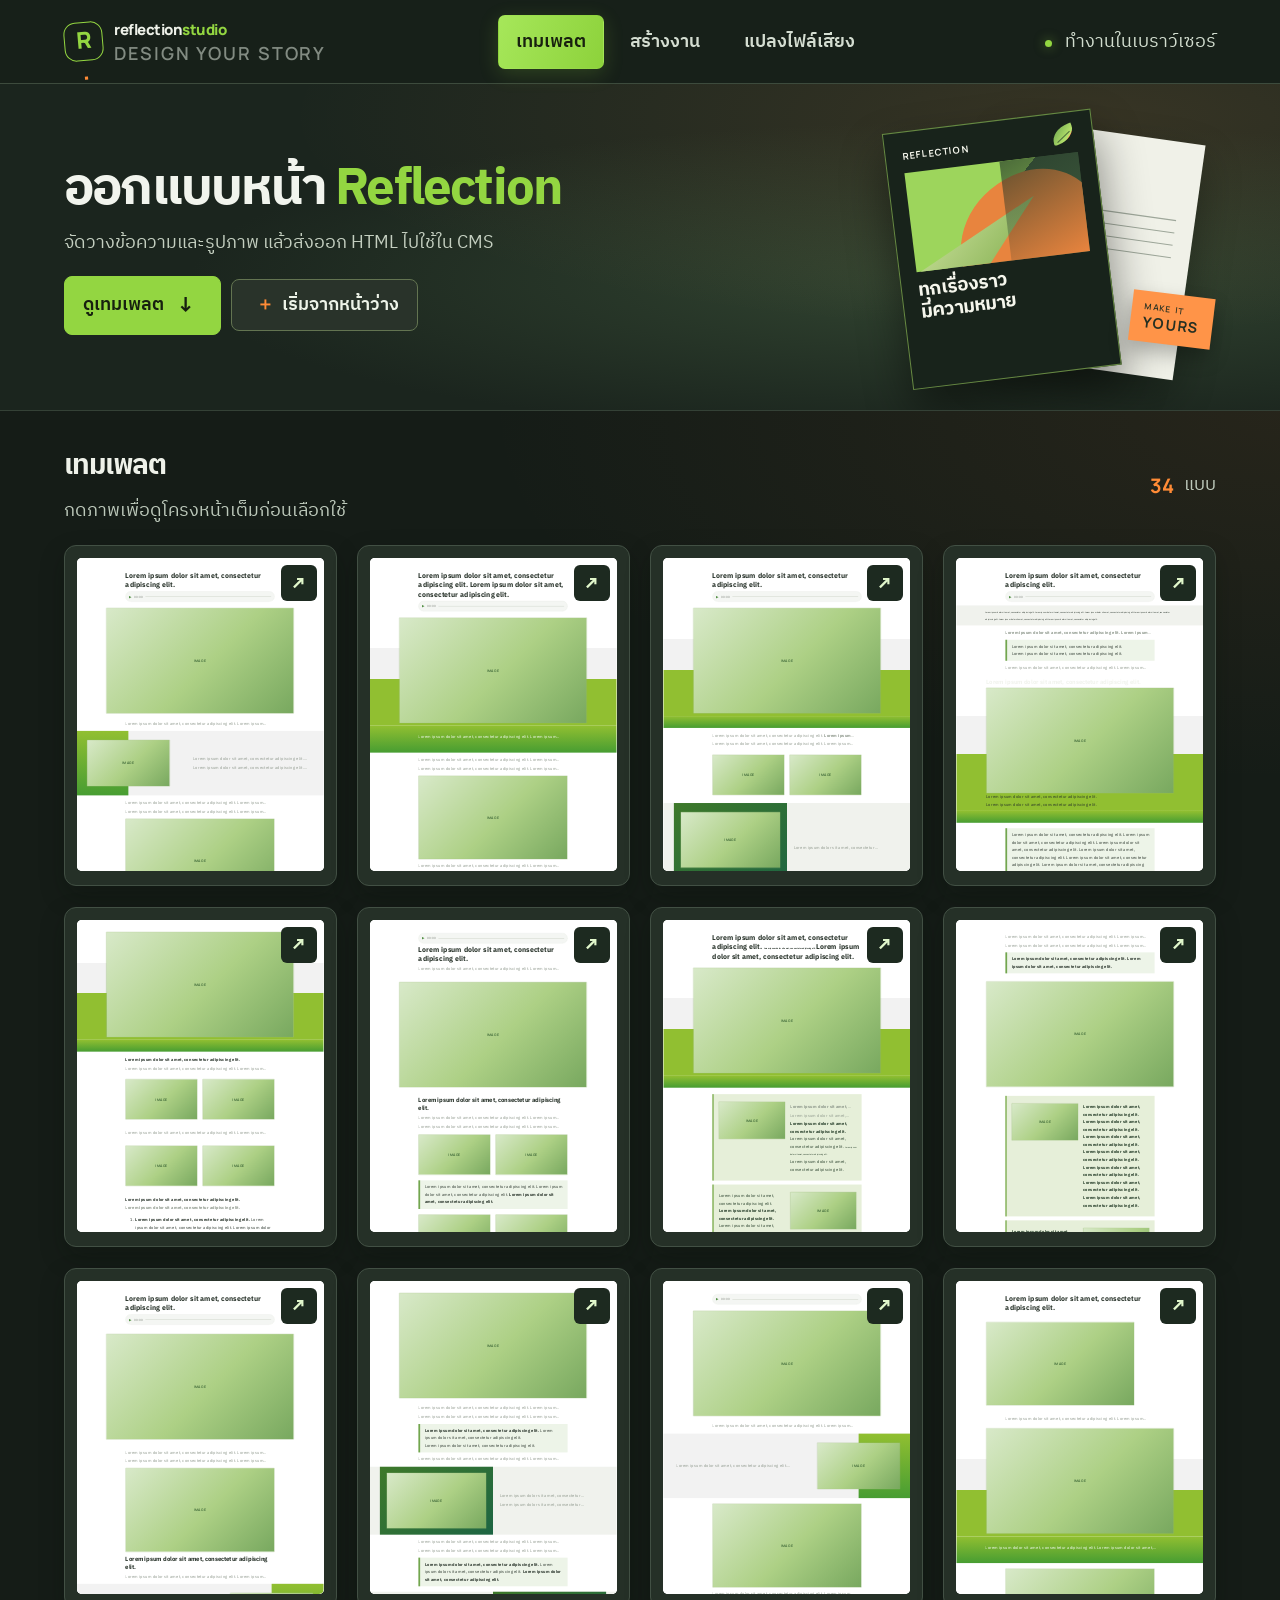
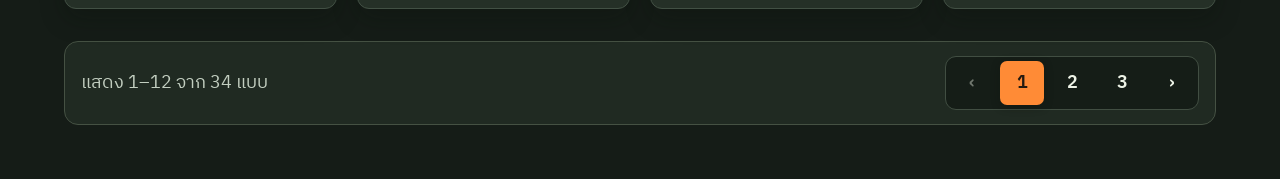
<file: index.html>
<!doctype html>
<html lang="th">
<head>
  <meta charset="utf-8">
  <meta name="viewport" content="width=device-width, initial-scale=1">
  <meta name="theme-color" content="#202820">
  <title>Reflection Studio</title>
  <link rel="preconnect" href="https://fonts.googleapis.com">
  <link rel="preconnect" href="https://fonts.gstatic.com" crossorigin>
  <link href="https://fonts.googleapis.com/css2?family=IBM+Plex+Sans+Thai:wght@400;500;600;700&family=Manrope:wght@400;500;600;700;800&display=swap" rel="stylesheet">
  <link rel="stylesheet" href="legacy-preview.css?v=3">
  <link rel="stylesheet" href="studio.css?v=87">
  <script src="article-templates.js?v=9" defer></script>
  <script src="vendor/ffmpeg/ffmpeg.js" defer></script>
  <script src="app.js?v=5" defer></script>
  <script src="studio.js?v=75" defer></script>
</head>
<body>
  <div class="app-shell">
    <header class="studio-topbar">
      <a class="studio-brand" href="index.html" aria-label="Reflection Studio home"><span class="brand-icon">R<span>.</span></span><span><b>reflection<span>studio</span></b><small>DESIGN YOUR STORY</small></span></a>
      <nav id="studioModes" class="studio-modes" aria-label="เมนูเครื่องมือ"><button type="button" data-view="gallery" class="active">เทมเพลต</button><button type="button" data-view="create">สร้างงาน</button><button type="button" data-view="audio">แปลงไฟล์เสียง</button></nav>
      <div class="topbar-actions"><span class="local-badge"><span class="live-dot"></span> ทำงานในเบราว์เซอร์</span></div>
    </header>

    <main>
      <section id="galleryView" class="gallery-view">
        <div class="gallery-welcome">
          <div class="gallery-welcome-copy">
            <h1>ออกแบบหน้า <em>Reflection</em></h1>
            <p>จัดวางข้อความและรูปภาพ แล้วส่งออก HTML ไปใช้ใน CMS</p>
            <div class="gallery-start-actions">
              <a class="blank-start-button" href="#templates">ดูเทมเพลต <span aria-hidden="true">↓</span></a>
              <button id="blankStart" class="resume-draft" type="button"><span aria-hidden="true">＋</span> เริ่มจากหน้าว่าง</button>
              <button id="resumeDraft" class="resume-draft gallery-draft-link" type="button" hidden>เปิดงานที่บันทึกไว้ <span aria-hidden="true">↗</span></button>
            </div>
          </div>
          <div class="gallery-book-art" aria-hidden="true"><div class="book-back-page"><span>02</span><i></i><i></i><i></i><i></i></div><div class="book-cover"><div class="book-cover-top"><b>REFLECTION</b><span class="book-leaf"></span></div><div class="book-cover-art"><i></i><b></b></div><strong>ทุกเรื่องราว<br>มีความหมาย</strong></div><div class="book-sticker">MAKE IT<br><b>YOURS</b></div></div>
        </div>

        <section id="templates" class="template-section" aria-labelledby="templatesTitle" tabindex="-1">
          <div class="section-heading">
            <div><h2 id="templatesTitle">เทมเพลต</h2><p>กดภาพเพื่อดูโครงหน้าเต็มก่อนเลือกใช้</p></div>
            <p class="template-count"><b id="templateCount"></b> แบบ</p>
          </div>
          <div id="templateGrid" class="template-grid"></div>
          <nav id="templatePagination" class="template-pagination" aria-label="เปลี่ยนหน้าเทมเพลต" hidden>
            <p id="templatePageLabel" aria-live="polite"></p>
            <div class="template-page-controls">
              <button id="templatePrev" type="button" aria-label="หน้าก่อนหน้า">‹</button>
              <div id="templatePageNumbers" class="template-page-numbers"></div>
              <button id="templateNext" type="button" aria-label="หน้าถัดไป">›</button>
            </div>
          </nav>
        </section>
      </section>

      <dialog id="templatePreviewDialog" class="template-preview-dialog" aria-labelledby="templatePreviewTitle">
        <div class="template-dialog-head">
          <h2 id="templatePreviewTitle">ตัวอย่างหน้า Reflection</h2>
          <button id="closeTemplatePreview" class="close-dialog" type="button" aria-label="ปิดตัวอย่าง">×</button>
        </div>
        <div class="template-dialog-body">
          <div id="templatePreviewCanvas" class="template-preview-canvas" role="region" aria-label="ตัวอย่างเลื่อนดูได้" tabindex="0"></div>
          <div class="template-reference-panel">
            <a id="templateReferenceLink" href="#" target="_blank" rel="noopener noreferrer">เปิดหน้าต้นแบบจริง ↗</a>
            <button id="useTemplate" class="blank-start-button" type="button">ใช้แบบนี้แล้วแก้ไข <span aria-hidden="true">→</span></button>
          </div>
        </div>
      </dialog>

      <section id="audioView" class="audio-view" hidden>
        <div class="mode-page-head"><p class="eyebrow"><span>04</span> AUDIO CONVERTER</p><h1>แปลงไฟล์เสียง <em>MP3 / MP4</em></h1><p>แปลงเป็น MP3 หรือ MP4 พร้อมปรับเสียงเป็น 2 แชนเนลเสมอ</p></div>
        <div class="audio-layout">
          <section class="audio-card audio-input-card">
            <div class="audio-card-head"><span class="audio-step">01</span><div><h2>เลือกไฟล์เสียง</h2><p>ไฟล์จะถูกประมวลผลในเครื่อง ไม่ได้อัปโหลดไปที่เซิร์ฟเวอร์</p></div></div>
            <label id="audioDrop" class="audio-drop"><input id="audioFile" type="file" accept="audio/*,.mp3,.wav,.m4a,.aac,.ogg"><span class="audio-upload-icon">↑</span><b>ลากไฟล์มาวางที่นี่</b><small>หรือเลือกไฟล์จากอุปกรณ์ · MP3, WAV, M4A, AAC</small><span class="audio-choose">เลือกไฟล์เสียง</span></label>
            <div id="audioFileInfo" class="audio-file-info" hidden><span class="file-audio-icon">♫</span><div><b id="audioFileName"></b><small id="audioFileSize"></small></div><button id="removeAudio" type="button" aria-label="นำไฟล์ออก">×</button></div>
            <div id="sourceAudioPreview" class="audio-preview" hidden><label>ไฟล์ต้นฉบับ</label><audio id="sourceAudio" controls></audio></div>
          </section>
          <section class="audio-card audio-settings-card">
            <div class="audio-card-head"><span class="audio-step">02</span><div><h2>ตั้งค่าผลลัพธ์</h2><p>เลือกชนิดไฟล์ ชื่อ และคุณภาพเสียง</p></div></div>
            <label class="audio-field"><span>รูปแบบไฟล์</span><select id="audioOutputFormat"><option value="mp4" selected>MP4 · AAC</option><option value="mp3">MP3</option></select></label>
            <label class="audio-field"><span>ชื่อไฟล์</span><div class="filename-field"><input id="audioOutputName" type="text" value="reflection-audio"><b id="outputExtension">.mp4</b></div></label>
            <label class="audio-field"><span>คุณภาพเสียง</span><select id="audioBitrate"><option value="128k">มาตรฐาน · 128 kbps</option><option value="192k" selected>คุณภาพสูง · 192 kbps</option><option value="256k">สูงมาก · 256 kbps</option></select></label>
            <p class="stereo-hint"><span>◉</span> ส่งออกเสียง 2 แชนเนล (Stereo) เสมอ</p>
            <div class="engine-card"><span class="engine-icon">✳</span><div><b id="engineStatus">ตัวแปลงพร้อมโหลด</b><small>ดาวน์โหลดตัวแปลงครั้งแรกประมาณ 31 MB</small></div><button id="loadEngine" type="button">โหลดตัวแปลง</button></div>
            <button id="convertAudio" class="convert-button" type="button" disabled><span id="convertAudioLabel">แปลงเป็น MP4</span><span>→</span></button>
            <div id="audioProgressWrap" class="audio-progress-wrap" hidden><div class="audio-progress-label"><span id="audioProgressLabel">กำลังเตรียมไฟล์</span><b id="audioProgressPercent">0%</b></div><div class="audio-progress"><span id="audioProgressBar"></span></div></div>
            <div id="audioResult" class="audio-result" hidden><div class="result-head"><span>✓</span><div><b>แปลงไฟล์เสร็จแล้ว</b><small id="resultDetails"></small></div></div><audio id="resultAudio" controls></audio><a id="downloadAudio" class="download-audio" download><span id="downloadAudioLabel">ดาวน์โหลดไฟล์ MP4</span><span>↓</span></a></div>
          </section>
        </div>
        <p class="audio-privacy"><span>◉</span> ไฟล์เสียงของคุณอยู่บนอุปกรณ์นี้ตลอดการแปลง</p>
      </section>

      <section id="editorView" class="editor-view" hidden>
        <div class="editor-toolbar">
          <button id="backToGallery" class="back-button" type="button"><span>←</span> เทมเพลต</button>
          <div class="document-name"><span class="doc-status"></span><span id="documentTitle">งาน Reflection</span><small id="saveStatus" role="status">ยังไม่บันทึก</small></div>
          <div class="editor-actions"><button id="undoBtn" class="tool-button" title="เลิกทำ" aria-label="เลิกทำ">↶</button><button id="redoBtn" class="tool-button" title="ทำซ้ำ" aria-label="ทำซ้ำ">↷</button><span class="toolbar-separator"></span><button id="saveBtn" class="save-button" type="button">บันทึกร่าง</button><button id="editorExport" class="editor-export" type="button">ส่งออก <span>↗</span></button></div>
        </div>
        <div class="workspace">
          <aside class="left-rail">
            <div class="rail-head"><h2>เครื่องมือ</h2></div>
            <div class="shelf-tabs" role="tablist" aria-label="เครื่องมือออกแบบ">
              <button type="button" role="tab" id="componentsTab" aria-selected="true" aria-controls="componentsShelf">องค์ประกอบ</button>
              <button type="button" role="tab" id="freeTab" aria-selected="false" aria-controls="freeShelf" tabindex="-1">ออกแบบอิสระ</button>
            </div>
            <div class="rail-scroll" id="componentsShelf" role="tabpanel" aria-labelledby="componentsTab">
              <div id="legacyToolGroups"></div>
              <section class="tool-category" aria-labelledby="toolsFreeTitle"><h3 class="tool-category-title" id="toolsFreeTitle">องค์ประกอบพื้นฐาน</h3><div class="insert-grid">
                <button data-add="heading" draggable="true" type="button"><span class="insert-glyph">T<span>t</span></span><b>หัวข้อ</b></button>
                <button data-add="text" draggable="true" type="button"><span class="insert-glyph text-glyph">¶</span><b>ข้อความ</b></button>
                <button data-add="quote" draggable="true" type="button"><span class="insert-glyph quote-glyph">“</span><b>คำพูด</b></button>
                <button data-add="banner" draggable="true" type="button"><span class="insert-glyph banner-glyph">▰</span><b>แถบเน้น</b></button>
                <button data-add="image" data-image-style="normal" draggable="true" type="button"><span class="insert-glyph image-glyph">▧</span><b>รูปปกติ</b></button>
                <button data-add="image" data-image-style="highlight" draggable="true" type="button"><span class="insert-glyph image-glyph highlight-glyph">▧</span><b>รูป Highlight</b></button>
                <button data-add="image" data-image-style="green" draggable="true" type="button"><span class="insert-glyph image-glyph green-highlight-glyph">▧</span><b>Highlight พื้นเขียว</b></button>
                <button data-add="image" data-image-style="greenText" draggable="true" type="button"><span class="insert-glyph image-glyph green-highlight-glyph">▧</span><b>พื้นเขียว + ข้อความ</b></button>
                <button data-add="split" draggable="true" type="button"><span class="insert-glyph split-glyph">▤</span><b>รูป + เนื้อหา</b></button>
                <button data-add="divider" draggable="true" type="button"><span class="insert-glyph divider-glyph">—</span><b>เส้นคั่น</b></button>
                <button data-add="button" draggable="true" type="button"><span class="insert-glyph button-glyph">↗</span><b>ปุ่มลิงก์</b></button>
                <button data-add="columns" draggable="true" type="button"><span class="insert-glyph columns-glyph">▥</span><b>สองคอลัมน์</b></button>
                <button data-add="spacer" draggable="true" type="button"><span class="insert-glyph spacer-glyph">↕</span><b>ช่องว่าง</b></button>
              </div></section>
            </div>
            <div class="rail-scroll free-shelf" id="freeShelf" role="tabpanel" aria-labelledby="freeTab" hidden>
              <div id="cmsComposer"></div>
              <details class="tool-category graphic-tools" id="graphicTools" hidden>
                <summary>งานกราฟิกจากร่างเดิม</summary>
              <div class="free-tool-grid">
                <button type="button" data-free-select-tool aria-pressed="true" title="เลือก (V)"><span class="free-tool-sample" aria-hidden="true">↖</span>เลือก</button>
                <button type="button" draggable="true" data-free-tool="rect" aria-pressed="false" title="สี่เหลี่ยม (R)"><span class="free-tool-sample free-sample-rect" aria-hidden="true"></span>สี่เหลี่ยม</button>
                <button type="button" draggable="true" data-free-tool="ellipse" aria-pressed="false" title="วงรี (O)"><span class="free-tool-sample free-sample-ellipse" aria-hidden="true"></span>วงรี</button>
                <button type="button" draggable="true" data-free-tool="line" aria-pressed="false" title="เส้น (L)"><span class="free-tool-sample free-sample-line" aria-hidden="true"></span>เส้น</button>
                <button type="button" draggable="true" data-free-tool="triangle" aria-pressed="false"><span class="free-tool-sample free-sample-triangle" aria-hidden="true"></span>สามเหลี่ยม</button>
                <button type="button" draggable="true" data-free-tool="diamond" aria-pressed="false"><span class="free-tool-sample free-sample-diamond" aria-hidden="true"></span>สี่เหลี่ยมข้าวหลามตัด</button>
                <button type="button" draggable="true" data-free-tool="arrow" aria-pressed="false"><span class="free-tool-sample" aria-hidden="true">➜</span>ลูกศร</button>
                <button type="button" draggable="true" data-free-tool="image" aria-pressed="false" title="กล่องรูปภาพ (I)"><span class="free-tool-sample free-sample-image" aria-hidden="true">▧</span>กล่องรูปภาพ</button>
                <button type="button" draggable="true" data-free-tool="text" aria-pressed="false" title="กล่องข้อความ (T)"><span class="free-tool-sample free-sample-text" aria-hidden="true">Aa</span>กล่องข้อความ</button>
              </div>
              <div id="freeProperties"></div>
              </details>
            </div>
          </aside>
          <section class="canvas-workspace" aria-label="พื้นที่ออกแบบ">
            <div class="canvas-controls">
              <div id="boardTextTools" class="board-text-tools" role="group" aria-label="จัดรูปแบบข้อความ">
                <button type="button" data-text-format="bold" aria-label="ตัวหนา" aria-pressed="false" title="ตัวหนา" disabled><strong>B</strong></button>
                <button type="button" data-text-format="italic" aria-label="ตัวเอียง" aria-pressed="false" title="ตัวเอียง" disabled><em>I</em></button>
                <button type="button" data-text-format="left" aria-label="ชิดซ้าย" aria-pressed="false" title="ชิดซ้าย" disabled><span class="alignment-icon" aria-hidden="true"></span></button>
                <button type="button" data-text-format="center" aria-label="กึ่งกลาง" aria-pressed="false" title="กึ่งกลาง" disabled><span class="alignment-icon" aria-hidden="true"></span></button>
                <button type="button" data-text-format="right" aria-label="ชิดขวา" aria-pressed="false" title="ชิดขวา" disabled><span class="alignment-icon" aria-hidden="true"></span></button>
              </div>
              <div><button id="zoomOut" type="button" aria-label="ซูมออก">−</button><span id="zoomLabel">100%</span><button id="zoomIn" type="button" aria-label="ซูมเข้า">＋</button><button id="fitCanvas" type="button">พอดีจอ</button></div>
            </div>
            <div id="canvasViewport" class="canvas-viewport"><article id="artboard" class="artboard" aria-label="แคนวาส Reflection"></article></div>
          </section>
        </div>
      </section>

      <section id="exportView" class="export-view" hidden aria-labelledby="exportPageTitle">
        <div class="export-page-toolbar"><button id="backToEditor" class="back-button" type="button"><span>←</span> กลับไปแก้ไข</button><span class="export-page-step"><i></i> EXPORT YOUR REFLECTION</span></div>
        <div class="export-page-content">
          <p class="eyebrow"><span>ขั้นตอนสุดท้าย</span> · เลือกรูปแบบไฟล์</p>
          <h1 id="exportPageTitle">ส่งออกผลงาน</h1>
          <p class="export-page-intro">เลือกสิ่งที่ต้องการนำไปใช้ ระบบจะสร้างไฟล์จากบอร์ดที่คุณออกแบบไว้</p>
          <div class="export-choice-grid">
            <article class="export-choice-card">
              <div class="export-choice-visual export-visual-image" aria-hidden="true"><span class="export-file-page"><i></i><i></i><b>IMAGE</b></span><span class="export-file-badge">WEBP</span></div>
              <div class="export-choice-copy"><p class="eyebrow">ภาพจากบอร์ด</p><h2>ส่งออกเป็นรูปภาพ</h2><button id="openImageExport" class="export-choice-button" type="button">ดาวน์โหลดรูปภาพ <span>↓</span></button></div>
            </article>
            <article class="export-choice-card">
              <div class="export-choice-visual export-visual-code" aria-hidden="true"><span>&lt;p&gt;</span><span>&lt;strong&gt;</span><span>&lt;figure&gt;</span><b>HTML</b></div>
              <div class="export-choice-copy"><p class="eyebrow">สำหรับนำเข้า CMS</p><h2>ส่งออกเป็น HTML</h2><button id="openHtmlExport" class="export-choice-button" type="button">ส่งออก HTML <span>↗</span></button></div>
            </article>
          </div>
        </div>
      </section>
    </main>
    <dialog id="boardSettings" class="export-dialog board-settings" aria-labelledby="boardSettingsTitle">
      <div class="dialog-head"><h2 id="boardSettingsTitle">ตั้งค่าองค์ประกอบ</h2><button id="closeBoardSettings" class="close-dialog" type="button" aria-label="ปิดการตั้งค่า">×</button></div>
      <div id="inspector" class="inspector"></div>
    </dialog>
    <dialog id="exportDialog" class="export-dialog">
      <div class="dialog-head"><h2>ส่งออก HTML</h2><button id="closeExport" class="close-dialog" type="button" aria-label="ปิด">×</button></div>
      <div id="freeExportOptions" class="free-export-options" hidden>
        <button id="toggleFreePreview" class="dialog-secondary" type="button" aria-pressed="false">ดูตัวอย่างงานกราฟิกเดิม</button>
        <button id="downloadFreeWebps" class="dialog-secondary" type="button">ดาวน์โหลด WebP งานกราฟิกเดิม</button>
      </div>
      <p id="exportAssetStatus" class="export-asset-status" role="status" hidden></p>
      <textarea id="exportCode" spellcheck="false" aria-label="โค้ด HTML ที่ส่งออก"></textarea>
      <iframe id="freeExportPreview" title="ตัวอย่างจากโค้ดที่ส่งออก" sandbox="" hidden></iframe>
      <div class="dialog-actions"><p id="exportFeedback" class="export-feedback" role="status"></p><button id="downloadHtml" class="dialog-secondary" type="button">ดาวน์โหลด .html</button><button id="copyHtml" class="editor-export" type="button">คัดลอกโค้ด <span aria-hidden="true">↗</span></button></div>
    </dialog>
    <input id="imageFile" type="file" accept="image/*" hidden>
    <input id="freeImageFile" type="file" accept="image/*" hidden>
    <div id="toast" class="toast" role="status" aria-live="polite"></div>
  </div>
</body>
</html>
</file>
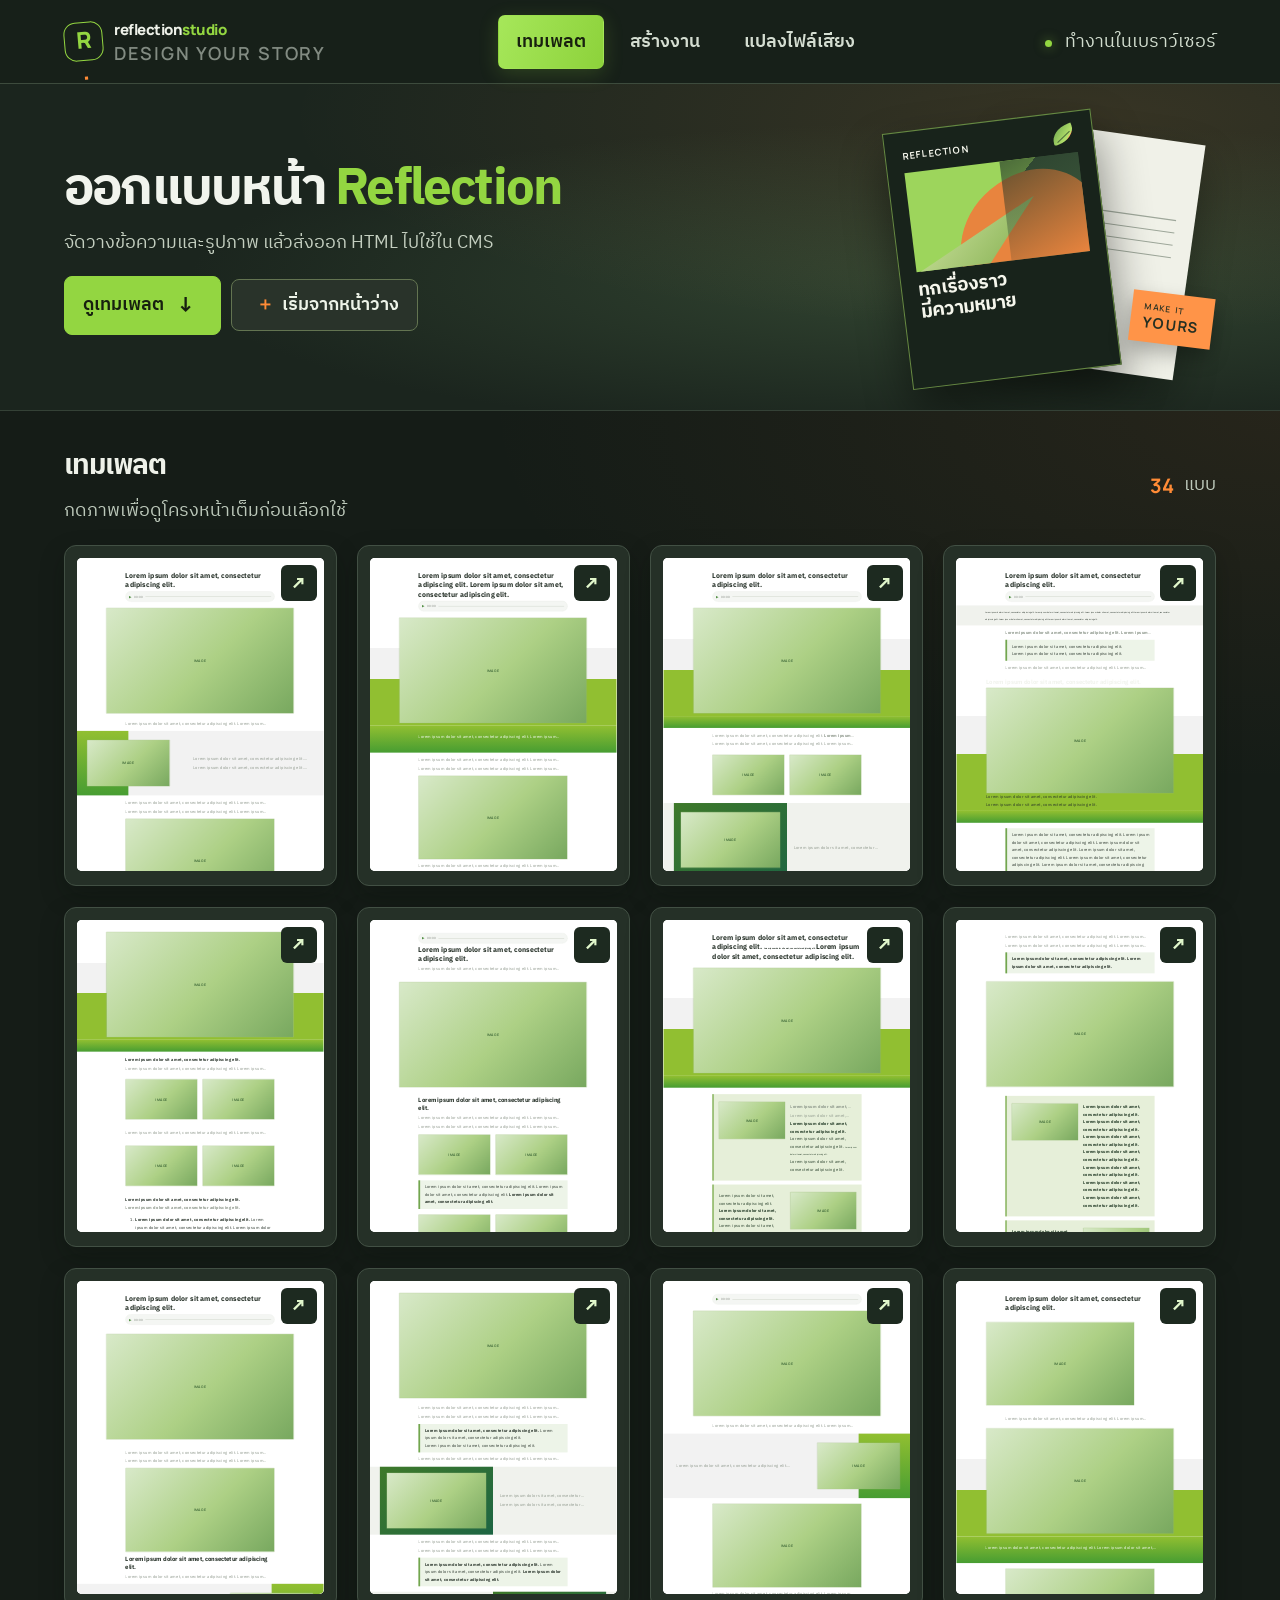
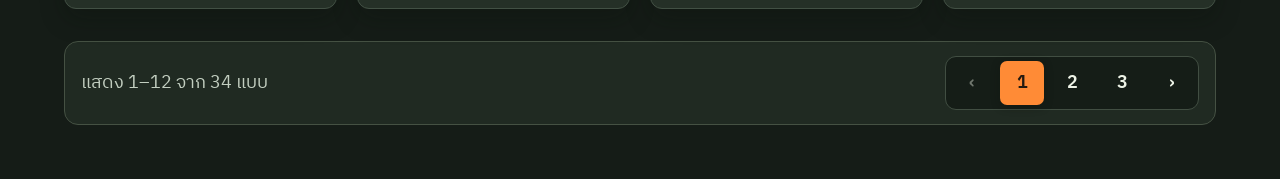
<file: structure-builder.html>
<!doctype html>
<html lang="th">
<head>
  <meta charset="utf-8">
  <meta name="viewport" content="width=device-width, initial-scale=1">
  <meta http-equiv="refresh" content="0; url=index.html">
  <title>Reflection Studio</title>
  <script>window.location.replace('index.html');</script>
</head>
<body>
  <p>กำลังเปิดเครื่องมือ Reflection Studio… <a href="index.html">เปิดเครื่องมือ</a></p>
</body>
</html>
</file>
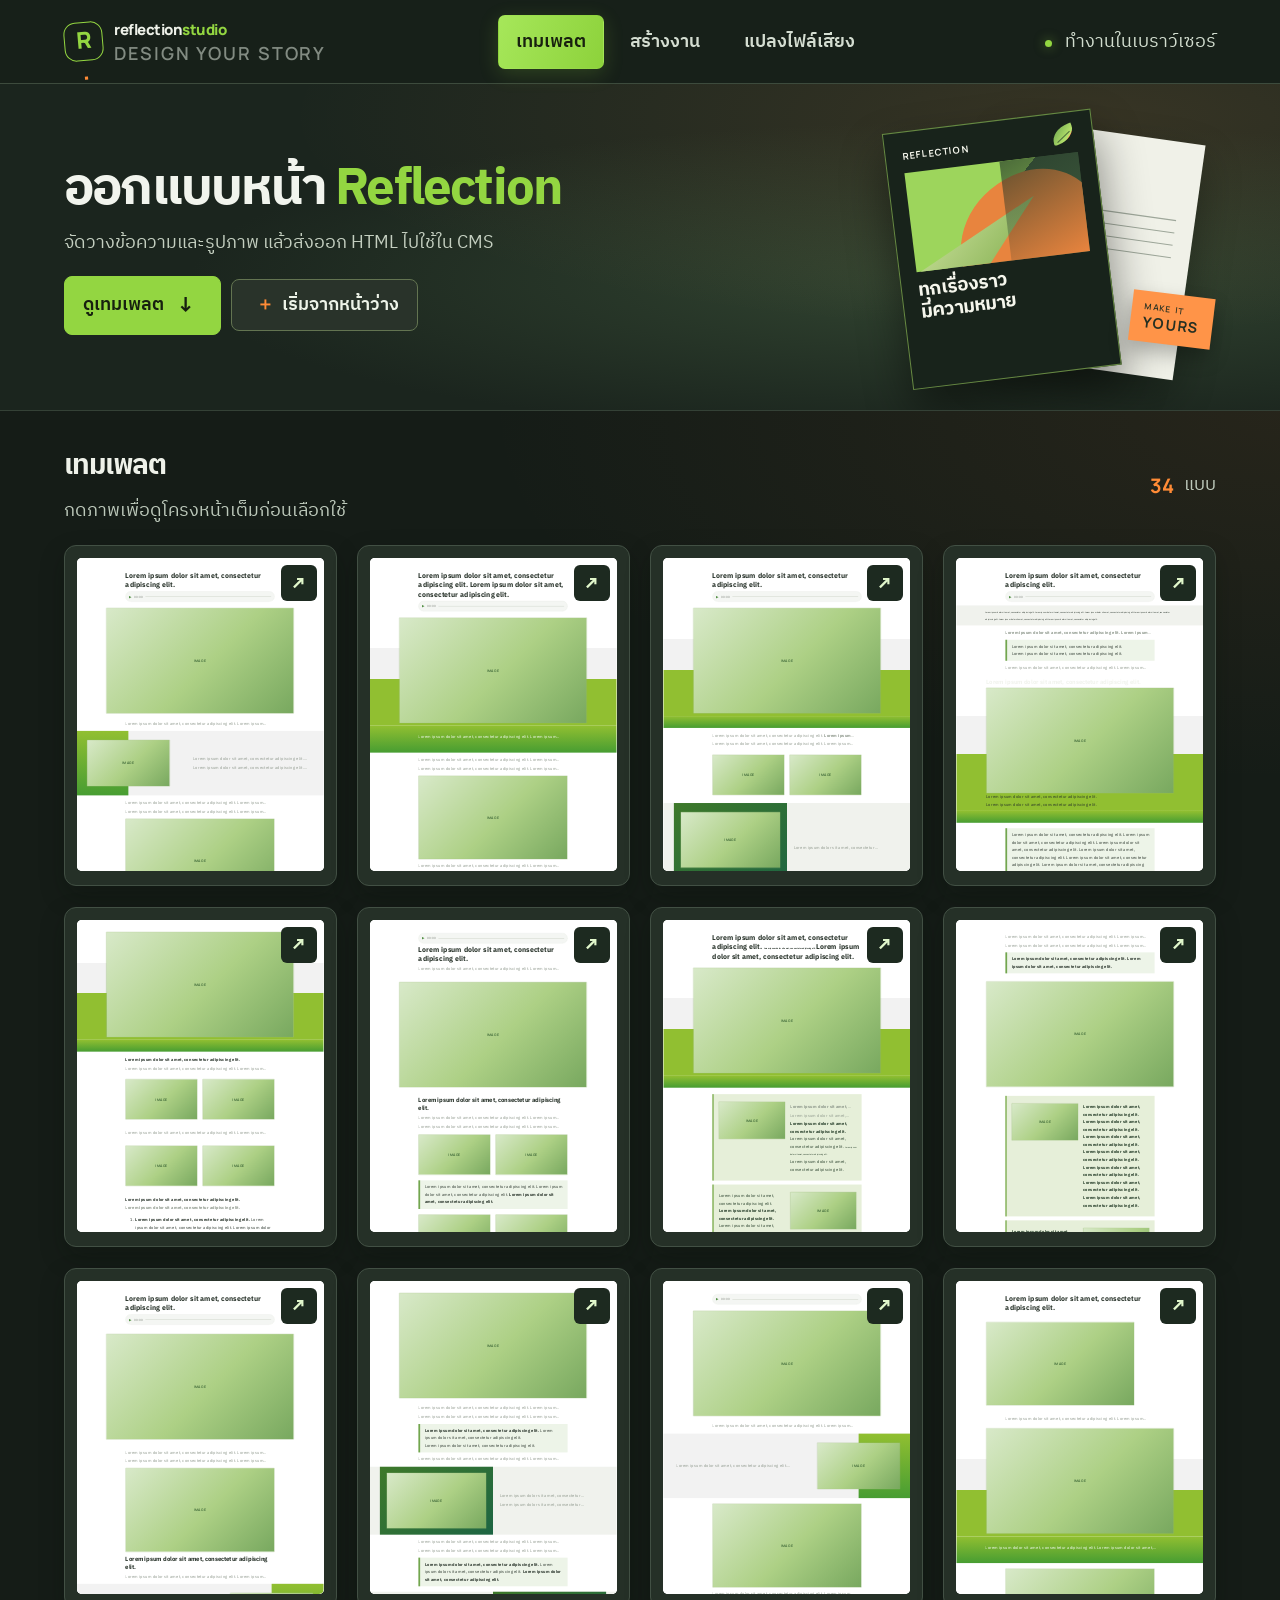
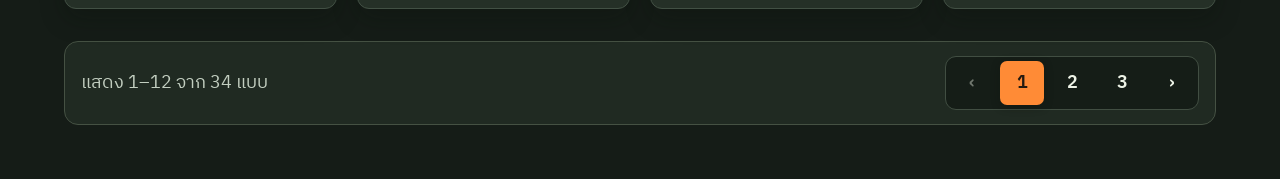
<file: studio.html>
<!doctype html>
<html lang="th">
<head>
  <meta charset="utf-8">
  <meta name="viewport" content="width=device-width, initial-scale=1">
  <meta http-equiv="refresh" content="0; url=index.html">
  <link rel="canonical" href="index.html">
  <title>Reflection Studio</title>
  <script>window.location.replace('index.html');</script>
</head>
<body>
  <p>กำลังเปิดเครื่องมือ Reflection Studio… <a href="index.html">เปิดเครื่องมือ</a></p>
</body>
</html>
</file>
<file: legacy-preview.css>
.legacy-pattern-block{padding:14px 0;margin:20px 0;background:transparent!important}
.legacy-pattern-heading{display:flex;align-items:center;gap:9px;margin:0 0 8px;color:#6b7568;font-size:13px;font-weight:600}
.legacy-pattern-heading::before{content:"";width:7px;height:7px;border-radius:50%;background:#8bcf3f;box-shadow:0 0 0 3px #8bcf3f22}
.legacy-pattern-slot{width:100%;min-width:0;overflow:hidden;border:1px solid #e0e6dc;border-radius:4px;background:#fff}
.legacy-pattern-preview.block-preview{box-sizing:border-box;min-height:140px;padding:28px 36px;background:#fff;color:#29332b;pointer-events:none}
.legacy-pattern-preview .preview-narrow{max-width:690px;margin:0 auto}
.legacy-pattern-preview:is(.preview-subtitle,.preview-subtitleAudio,.preview-audio,.preview-contentHeading,.preview-contentText) .preview-narrow{width:66.6667%;max-width:none}
.legacy-pattern-preview .preview-narrow .news__subtitle{font-size:28px;line-height:1.4;margin:0 0 16px;font-weight:600}
.legacy-pattern-preview .preview-narrow h4{font-size:24px;line-height:1.4;margin:0 0 14px;font-weight:600}
.legacy-pattern-preview .preview-narrow>p:not(.preview-lorem){font-size:18px;color:#657365;margin:0}
.legacy-pattern-preview .preview-lorem{font-size:18px;line-height:1.75;color:#59665a;margin:0 0 14px}
.legacy-pattern-preview .preview-image-placeholder{min-height:200px;width:100%;display:flex;flex-direction:column;align-items:center;justify-content:center;gap:8px;border:1px dashed #adc4ae;border-radius:5px;background:linear-gradient(135deg,#f4f7f2,#eaf1e8);color:#718275;font-size:15px;cursor:pointer;pointer-events:auto}
.legacy-pattern-preview .placeholder-icon{font-size:28px;line-height:1;color:#7ba47a}
.legacy-pattern-preview .highlight-preview-layout{display:flex;flex-direction:column;gap:12px;width:83.3333%;margin:0 auto}
.legacy-pattern-preview .highlight-preview-image{aspect-ratio:3/2;min-height:0;border:1px dashed #aec5ae;background:linear-gradient(135deg,#eaf4ef,#c8e5d6 50%,#dcecdf)}
.legacy-pattern-preview .green-highlight-preview{padding:0;background:linear-gradient(#91bf31 60%,#479d32)}
.legacy-pattern-preview .green-highlight-preview-media{background:linear-gradient(#fff 0 30%,#f2f2f2 30% 58%,transparent 58%)}
.legacy-pattern-preview .green-highlight-preview-image{width:100%;margin:0 auto;aspect-ratio:3/2;min-height:0;border:0;border-radius:0;background:linear-gradient(135deg,#b6e3d5,#75c5ac 55%,#c5e7d6);color:#3d7057}
.legacy-pattern-preview .green-highlight-preview-copy{width:66.6667%;margin:0 auto;padding:20px 0 30px}
.legacy-pattern-preview .green-highlight-preview-copy .preview-lorem{margin:0;color:#fff;font-size:18px;line-height:1.8}
.legacy-pattern-preview .green-highlight-preview.is-empty{padding-bottom:30px}
.legacy-pattern-preview .preview-narrow audio{display:block;width:100%;pointer-events:auto}
.legacy-pattern-preview .mock-player{max-width:690px;margin:0 auto;display:flex;align-items:center;gap:12px;padding:14px 16px;border:1px solid #d9e1d8;border-radius:6px;background:#fafcf9;color:#6b7a6d}
.legacy-pattern-preview .mock-controls{width:100%;display:flex;align-items:center;gap:12px}
.legacy-pattern-preview .mock-play{width:30px;height:30px;flex:none;border-radius:50%;display:grid;place-items:center;background:#e7f0e5;color:#548d65;font-size:12px}
.legacy-pattern-preview .mock-track{height:5px;flex:1;border-radius:5px;background:linear-gradient(90deg,#83ad7e 0 25%,#d7e1d6 25%)}
.legacy-pattern-preview .mock-controls small{font-size:14px;white-space:nowrap}
.legacy-pattern-preview .preview-contentHeading h4{font-size:24px}
.legacy-pattern-preview .preview-contentBlockquote{background:#f5f5f5}
.legacy-pattern-preview .content-blockquote-preview{position:relative;width:545px;max-width:100%;margin:30px auto;padding:12px 34px;border:0;background:transparent;color:#303438;text-align:center;font-size:26px;line-height:1.35;box-sizing:border-box}
.legacy-pattern-preview .content-blockquote-preview:before,.legacy-pattern-preview .content-blockquote-preview:after{content:"";position:absolute;top:0;width:15px;height:100%;border-top:2px solid #3aa537;border-bottom:2px solid #3aa537;box-sizing:border-box}
.legacy-pattern-preview .content-blockquote-preview:before{left:0;border-left:2px solid #3aa537}
.legacy-pattern-preview .content-blockquote-preview:after{right:0;border-right:2px solid #3aa537}
.legacy-pattern-preview .quote-image-preview-figure{width:66.6667%;margin:0 auto;padding:8px 0}
.legacy-pattern-preview .quote-image-preview-figure .preview-image-placeholder{aspect-ratio:2.1/1;min-height:160px;border:1px solid #dce8d8;background:linear-gradient(135deg,#f5f8f1,#e8f0e3)}
.legacy-pattern-preview .split-quote-preview{display:grid;grid-template-columns:58% 42%;min-height:360px;background:#f1f2ef}
.legacy-pattern-preview .split-quote-preview.image-on-left{grid-template-columns:42% 58%}
.legacy-pattern-preview .split-quote-preview-image{grid-column:2;grid-row:1;display:flex;flex-direction:column;justify-content:center;padding:28px 24px;background:linear-gradient(160deg,#91bf2f,#45a13d)}
.legacy-pattern-preview .image-on-left .split-quote-preview-image{grid-column:1}
.legacy-pattern-preview .split-quote-preview-image .preview-image-placeholder{width:min(100%,520px);aspect-ratio:1.5/1;min-height:190px;align-self:center;border:0;border-radius:0;background:linear-gradient(135deg,#c5e5d8,#87c8ad);color:#426c4c}
.legacy-pattern-preview .split-quote-preview-caption{margin:14px auto 0;color:#fff;text-align:center;font-size:15px;font-style:italic;line-height:1.55}
.legacy-pattern-preview .split-quote-preview-caption span{display:block}
.legacy-pattern-preview .split-quote-preview-copy{grid-column:1;grid-row:1;align-self:center;padding:36px clamp(24px,4vw,64px);background:#f1f2ef}
.legacy-pattern-preview .image-on-left .split-quote-preview-copy{grid-column:2}
.legacy-pattern-preview .split-quote-preview-copy h4{font-size:24px;line-height:1.5;margin:0 0 12px;color:#30332d}
.legacy-pattern-preview .split-quote-preview-copy .preview-lorem{font-size:18px;line-height:1.8;color:#42463f;margin:0}
.legacy-pattern-preview .preview-contentSplitImageLeft .split-quote-preview,.legacy-pattern-preview .preview-contentSplitImageRight .split-quote-preview{min-height:390px}
.legacy-pattern-preview .preview-contentSplitImageLeft .split-quote-preview-image,.legacy-pattern-preview .preview-contentSplitImageRight .split-quote-preview-image{padding:30px clamp(22px,4vw,58px)}
.legacy-pattern-preview .preview-contentSplitImageLeft .split-quote-preview-image{background:linear-gradient(90deg,transparent 0 50%,#f1f2ef 50% 100%),linear-gradient(0deg,#3aa537,#91bd27)}
.legacy-pattern-preview .preview-contentSplitImageRight .split-quote-preview-image{background:linear-gradient(90deg,#f1f2ef 0 50%,transparent 50% 100%),linear-gradient(0deg,#3aa537,#91bd27)}
.legacy-pattern-preview .preview-contentSplitImageLeft .split-quote-preview-copy,.legacy-pattern-preview .preview-contentSplitImageRight .split-quote-preview-copy{padding:36px clamp(28px,5vw,82px)}
.legacy-pattern-preview .example-media-grid{display:grid;grid-template-columns:repeat(var(--media-columns),minmax(0,1fr));gap:28px;padding:18px 0}
.legacy-pattern-preview .example-media-heading{display:flex;align-items:center;gap:12px;margin-bottom:16px}
.legacy-pattern-preview .example-media-heading h4{font-size:24px;margin:0}
.legacy-pattern-preview .example-media-heading>span{width:38px;height:38px;flex:0 0 38px;display:grid;place-items:center;background:linear-gradient(135deg,#90bd29,#3ca13c);border-radius:50%;color:#fff;font-weight:700}
.legacy-pattern-preview .additional-pattern h4{font-size:24px;line-height:1.5;margin:0 0 14px}
.legacy-pattern-preview .additional-pattern p{font-size:18px;line-height:1.8;margin:0 0 14px}
.legacy-pattern-preview .example-quote-card{background:#fff}
.legacy-pattern-preview .example-quote-body{padding:28px;min-width:0;min-height:250px;display:flex;flex-direction:column;justify-content:center;text-align:center;border:1px solid #91bd27;border-radius:10px}
.legacy-pattern-preview .example-quote-body p{color:#33442c}
.legacy-pattern-preview .example-quote-open,.legacy-pattern-preview .example-quote-close{display:block;color:#3aa537;font:700 42px/1 Georgia,serif}
.legacy-pattern-preview .example-quote-close{text-align:center}
.legacy-pattern-preview .example-quote-body .example-author{margin:14px 0 0;font-size:18px;font-weight:400}
.legacy-pattern-preview .example-quote-card.with-portrait{display:grid;grid-template-columns:repeat(2,minmax(0,1fr));align-items:stretch;gap:20px}
.legacy-pattern-preview .example-portrait{min-height:240px!important;border:0!important;border-radius:10px!important;background:linear-gradient(135deg,#c5e5d8,#87c8ad)!important}
.legacy-pattern-preview .example-speakers{padding:18px 0}
.legacy-pattern-preview .example-speakers hr{height:1px;background:#409468;border:0;margin:24px 0}
.legacy-pattern-preview .example-speakers .example-speaker-name{font-size:18px;color:#6b7c65;margin-top:12px}
.legacy-pattern-preview .example-modal-note{font-size:18px;color:#6b7c65}
.legacy-pattern-preview .example-modal-image{max-width:560px;min-height:150px;margin:16px auto}
.legacy-pattern-preview .example-modal-button{border:0;border-radius:24px;background:linear-gradient(90deg,#48a044,#91bd27);color:#fff;padding:12px 24px;font:600 18px var(--font);cursor:pointer}
@media(max-width:760px){.legacy-pattern-preview.block-preview{padding:16px 12px}.legacy-pattern-preview .split-quote-preview,.legacy-pattern-preview .split-quote-preview.image-on-left{grid-template-columns:1fr}.legacy-pattern-preview .split-quote-preview-image,.legacy-pattern-preview .image-on-left .split-quote-preview-image{grid-column:1;grid-row:1}.legacy-pattern-preview .split-quote-preview-copy,.legacy-pattern-preview .image-on-left .split-quote-preview-copy{grid-column:1;grid-row:2;padding:24px 20px}.legacy-pattern-preview .example-media-grid,.legacy-pattern-preview .example-quote-card.with-portrait{grid-template-columns:1fr}}
</file>
<file: studio.css>
:root{--ink:#101310;--ink-soft:#1b201c;--panel:#202621;--panel-2:#282f29;--line:#343d35;--muted:#929b92;--paper:#f5f5f1;--paper-2:#eceee8;--green:#93d641;--green-deep:#397e22;--orange:#ff8b36;--white:#fff;--font:"IBM Plex Sans Thai",sans-serif;--display:Manrope,"IBM Plex Sans Thai",sans-serif;--shadow:0 22px 70px #0005}
*{box-sizing:border-box}html{scroll-behavior:smooth}body{margin:0;background:var(--ink);color:#eef1e9;font-family:var(--font);font-size:14px}.app-shell{min-height:100vh}.studio-topbar{height:76px;padding:0 clamp(22px,5vw,82px);display:flex;align-items:center;justify-content:space-between;border-bottom:1px solid #ffffff14;background:#111411;position:relative;z-index:3}.studio-brand{display:flex;gap:11px;align-items:center;color:inherit;text-decoration:none}.brand-icon{width:39px;height:39px;border:1px solid var(--green);border-radius:12px;display:grid;place-items:center;font:800 23px var(--display);color:var(--green);transform:rotate(-5deg)}.brand-icon span{color:var(--orange)}.studio-brand b{display:block;font:800 15px var(--display);letter-spacing:-.5px}.studio-brand b span{color:var(--green)}.studio-brand small{display:block;color:#828b82;font:600 8px var(--display);letter-spacing:1.9px;margin-top:1px}.topbar-center{font:600 9px var(--display);letter-spacing:1.6px;color:#889188}.live-dot,.doc-status{display:inline-block;width:7px;height:7px;background:var(--green);border-radius:50%;box-shadow:0 0 11px #93d6418a;margin-right:9px}.topbar-actions{display:flex;gap:18px;align-items:center}.old-builder-link{color:#abb3aa;text-decoration:none;font-size:12px}.old-builder-link span{color:var(--orange);margin-left:4px}.top-export,.editor-export{border:0;border-radius:7px;background:var(--green);color:#18200f;padding:11px 16px;font:700 12px var(--font);cursor:pointer;box-shadow:0 6px 24px #93d64122}.top-export span,.editor-export span{padding-left:12px;font-size:15px}
.gallery-view{max-width:1440px;margin:auto}.hero-band{min-height:455px;padding:72px clamp(26px,8vw,130px) 56px;position:relative;overflow:hidden;background:radial-gradient(ellipse at 74% 50%,#23331f 0,#141a15 28%,#111411 67%)}.hero-copy{position:relative;z-index:1;max-width:570px}.eyebrow{font:700 9px var(--display);letter-spacing:1.8px;color:#a6afa5;margin:0 0 18px}.eyebrow>span{color:var(--orange);margin-right:9px}.hero-copy h1{font-size:clamp(40px,5vw,64px);line-height:1.12;letter-spacing:-2.5px;margin:0;font-weight:700}.hero-copy h1 em{font-style:normal;color:var(--green)}.hero-description{font-size:14px;line-height:1.9;color:#9aa39a;margin:18px 0 28px}.hero-cta{display:inline-flex;align-items:center;gap:42px;text-decoration:none;color:#12170e;background:var(--green);padding:13px 17px;border-radius:5px;font-weight:700;font-size:12px;transition:.2s}.hero-cta:hover{background:#a8ec53;transform:translateY(-2px)}.hero-cta span{font-size:17px}.hero-art{position:absolute;right:10%;top:35px;width:390px;height:365px}.art-orbit{position:absolute;border:1px solid #9cd95636;border-radius:50%;transform:rotate(-28deg)}.orbit-one{width:400px;height:245px;top:60px;left:-10px}.orbit-two{width:310px;height:385px;top:-15px;left:35px;transform:rotate(38deg)}.art-card{position:absolute;box-shadow:0 22px 45px #0007}.card-back{right:8px;top:55px;width:205px;height:270px;background:#e9eee2;color:#20271e;padding:17px;transform:rotate(8deg)}.card-back span,.card-front>span{font:700 8px var(--display);letter-spacing:1.4px}.art-lines{height:92px;margin-top:30px;background:repeating-linear-gradient(to bottom,transparent 0,transparent 15px,#adb4a7 16px,#adb4a7 17px);opacity:.7}.card-front{left:43px;top:43px;width:218px;height:291px;background:#202820;padding:17px;border:1px solid #b2d27b50;transform:rotate(-7deg);color:#e8eee1}.card-front>span b{color:var(--orange);font-size:14px;padding-left:80px}.art-image{height:126px;margin:14px -2px 12px;background:linear-gradient(140deg,#719643,#bdd780 44%,#314c31 45%,#17231b);position:relative;overflow:hidden}.art-image:after{content:"";position:absolute;width:150px;height:140px;right:-30px;top:35px;background:#f08743;opacity:.8;transform:rotate(38deg);border-radius:45% 0 0}.card-front strong{font-size:22px;line-height:1.22}.card-front i{display:block;color:var(--green);font:700 7px var(--display);letter-spacing:1.3px;margin-top:12px}.art-tag{position:absolute;right:0;bottom:30px;padding:11px 15px;background:var(--orange);color:#1e2119;font:600 9px/1.6 var(--display);letter-spacing:1.4px;transform:rotate(5deg)}.art-tag b{font-size:13px}.hero-index{position:absolute;left:clamp(26px,8vw,130px);bottom:19px;color:#596259;font:600 8px var(--display);letter-spacing:1.4px}.hero-index span{color:var(--orange);padding:0 8px}
.template-section{padding:70px clamp(24px,7.5vw,112px) 64px;background:#171b17}.section-heading{display:flex;justify-content:space-between;align-items:end}.section-heading .eyebrow{margin-bottom:11px}.section-heading h2{font-size:32px;margin:0;letter-spacing:-1px}.section-heading h2 span{color:var(--green)}.section-heading>div>p:last-child{color:#8c968b;margin:8px 0 0;font-size:12px}.template-count{display:flex;gap:11px;align-items:center;border-left:1px solid var(--line);padding:3px 0 3px 18px;color:#9ca69b}.template-count b{font:700 30px var(--display);color:var(--orange)}.template-count span{font:600 8px/1.5 var(--display);letter-spacing:1.3px}.gallery-toolbar{display:flex;align-items:center;justify-content:space-between;margin:30px 0 19px;gap:16px}.category-filters{display:flex;gap:8px;flex-wrap:wrap}.filter-chip{border:1px solid #394239;border-radius:20px;background:transparent;color:#aeb5ac;padding:8px 14px;font:500 11px var(--font);cursor:pointer;transition:.2s}.filter-chip:hover,.filter-chip.active{color:#11160d;background:var(--green);border-color:var(--green)}.search-box{width:210px;display:flex;align-items:center;border-bottom:1px solid #465047;padding:0 7px 7px;color:var(--orange)}.search-box span{font-size:23px;line-height:15px;transform:rotate(-15deg)}.search-box input{min-width:0;width:100%;border:0;outline:0;background:transparent;color:#f2f4ed;padding:3px 8px;font:11px var(--font)}.search-box input::placeholder{color:#788077}.template-grid{display:grid;grid-template-columns:repeat(3,minmax(0,1fr));gap:18px}.template-card{min-width:0;border:1px solid #333c34;background:#1c211d;border-radius:9px;overflow:hidden;cursor:pointer;transition:transform .2s,border-color .2s,box-shadow .2s}.template-card:hover{transform:translateY(-5px);border-color:#83bf3e;box-shadow:0 16px 35px #0004}.template-thumb{height:190px;background:#252e25;position:relative;padding:22px;overflow:hidden}.thumb-tag{position:absolute;top:12px;left:13px;z-index:2;padding:5px 8px;border-radius:3px;background:#1118;color:#c3d4b3;font:700 7px var(--display);letter-spacing:1.2px}.thumb-visual{height:100%;width:78%;margin:auto;background:#eef0e8;color:#252b25;box-shadow:0 10px 24px #0004;padding:17px 19px;position:relative;overflow:hidden}.thumb-visual:before{content:"";display:block;width:21px;height:3px;background:var(--orange);margin-bottom:10px}.thumb-title{font-size:13px;line-height:1.25;font-weight:700;max-width:85%;color:#20271f}.thumb-copy{height:20px;margin-top:7px;background:repeating-linear-gradient(to bottom,transparent 0,transparent 5px,#c4c9be 6px,#c4c9be 7px);opacity:.8}.thumb-photo{height:61px;margin-top:10px;background:linear-gradient(130deg,#739346,#c7d78e 48%,#526449 49%,#27362a)}.thumb-quote{font:700 25px Georgia;color:#5a942a;margin:4px 0 -4px}.thumb-split{display:grid;grid-template-columns:1fr 1fr;gap:9px;align-items:center;margin-top:9px}.thumb-split .thumb-photo{margin:0;height:75px}.thumb-split .thumb-copy{margin:0}.thumb-dark{background:#283127}.thumb-dark .thumb-visual{background:#283427;color:#f0f3e9;border:1px solid #a4d16b55}.thumb-dark .thumb-title{color:#f0f3e9}.thumb-orange{background:#34291f}.thumb-orange .thumb-photo{background:linear-gradient(130deg,#ff994c,#bd623b 48%,#53633d 49%,#283126)}.thumb-label{position:absolute;right:12px;bottom:11px;color:#d7e2cc;font:600 7px var(--display);letter-spacing:1.4px}.template-card-info{padding:15px 16px 14px}.template-meta{display:flex;justify-content:space-between;align-items:center;margin-bottom:7px}.template-category{font:700 8px var(--display);letter-spacing:1.4px;color:var(--green)}.template-time{font:500 9px var(--display);color:#818a80}.template-card h3{font-size:15px;margin:0 0 4px;font-weight:600;color:#f1f3ed}.template-card p{font-size:10px;line-height:1.65;color:#8c968a;margin:0}.card-use{display:flex;justify-content:space-between;align-items:center;margin-top:12px;padding-top:10px;border-top:1px solid #303831;color:#c9d0c5;font-size:10px}.card-use span{font-size:16px;color:var(--orange);transition:transform .2s}.template-card:hover .card-use span{transform:translateX(4px)}.custom-start{display:flex;align-items:center;gap:14px;margin-top:20px;padding:15px 18px;border:1px dashed #485248;border-radius:8px;background:#1c211d}.custom-plus{width:33px;height:33px;border-radius:7px;display:grid;place-items:center;background:#273423;color:var(--green);font-size:22px}.custom-start div{flex:1}.custom-start b,.custom-start small{display:block}.custom-start b{font-size:12px}.custom-start small{font-size:10px;color:#8c968a;margin-top:2px}.custom-start button{background:transparent;border:0;color:var(--green);font:600 11px var(--font);cursor:pointer}.custom-start button span{color:var(--orange);padding-left:10px;font-size:16px}.gallery-footer{padding:18px clamp(24px,7.5vw,112px);border-top:1px solid #292f29;display:flex;justify-content:space-between;color:#6e776d;font:600 8px var(--display);letter-spacing:1.5px}
.editor-view{height:calc(100vh - 76px);min-height:580px;background:#171b18}.editor-toolbar{height:58px;display:flex;align-items:center;justify-content:space-between;padding:0 20px;border-bottom:1px solid #333a33;background:#1a1f1b}.back-button{border:0;background:transparent;color:#c0c8bd;font:500 11px var(--font);cursor:pointer}.back-button span{font-size:17px;color:var(--orange);padding-right:8px}.document-name{display:flex;align-items:center;font-size:11px;color:#e7ebe2}.document-name small{color:#7c857b;font-size:9px;margin-left:12px}.doc-status{width:6px;height:6px;margin-right:7px}.editor-actions{display:flex;align-items:center;gap:8px}.tool-button,.canvas-controls button{width:28px;height:28px;border:1px solid #3a433b;border-radius:5px;background:#242b25;color:#cbd1c8;font-size:16px;cursor:pointer}.tool-button:disabled{opacity:.35;cursor:default}.toolbar-separator{height:24px;border-left:1px solid #394139;margin:0 5px}.save-button{border:1px solid #485048;border-radius:5px;background:transparent;color:#ced4cb;padding:8px 12px;font:500 10px var(--font);cursor:pointer}.editor-export{padding:9px 14px;font-size:10px}.workspace{height:calc(100% - 58px);display:grid;grid-template-columns:244px minmax(340px,1fr) 258px}.left-rail,.right-rail{background:#1c211d;padding:18px 15px;overflow:auto;border-right:1px solid #343b35}.right-rail{border-right:0;border-left:1px solid #343b35;padding:18px 17px}.rail-head .eyebrow{font-size:8px;margin-bottom:4px;color:#899389}.rail-head h2{font-size:14px;margin:0;color:#e7ebe3}.insert-grid{display:grid;grid-template-columns:1fr 1fr;gap:7px;margin:16px 0 21px}.insert-grid button{min-height:66px;border:1px solid #394239;border-radius:6px;background:#232923;color:#dce2d8;text-align:left;padding:8px;cursor:pointer;transition:.15s}.insert-grid button:hover{border-color:var(--green);background:#293327}.insert-grid b{display:block;font:500 9px var(--font);margin-top:5px}.insert-glyph{display:block;height:22px;color:var(--green);font:700 18px var(--display)}.insert-glyph>span{color:var(--orange);font-size:11px}.text-glyph{font-size:20px}.quote-glyph{font:700 26px Georgia;color:var(--orange)}.split-glyph{color:var(--orange)}.divider-glyph{font-size:24px}.layer-heading{border-top:1px solid #343c35;padding-top:14px;display:flex;align-items:center;justify-content:space-between}.layer-heading .eyebrow{font-size:8px;margin:0 0 4px}.layer-heading h3{font-size:11px;margin:0;color:#dbe1d8}.layer-heading>span{font:600 9px var(--display);color:#788276}.layer-list{margin-top:10px;display:grid;gap:4px}.layer-row{display:flex;align-items:center;gap:8px;padding:8px;border-radius:5px;color:#aeb8ac;font-size:10px;cursor:pointer;border:1px solid transparent}.layer-row:hover{background:#252c25}.layer-row.selected{background:#293528;border-color:#56753f;color:#edf3e8}.layer-row.dragging{opacity:.4}.layer-row .layer-icon{width:18px;color:var(--green);font:700 12px var(--display);text-align:center}.layer-row .layer-name{flex:1;white-space:nowrap;overflow:hidden;text-overflow:ellipsis}.layer-row .layer-grip{color:#697267;font-size:12px}.rail-foot{display:flex;gap:7px;align-items:center;margin-top:20px;padding-top:12px;border-top:1px solid #343c35;color:#798379;font-size:9px}.green-spark{color:var(--orange);font-size:13px}.canvas-workspace{min-width:0;display:flex;flex-direction:column;background:#222722}.canvas-controls{height:45px;flex:none;display:flex;justify-content:space-between;align-items:center;padding:0 18px;color:#778176;font-size:9px;border-bottom:1px solid #343c35}.canvas-controls b{color:#cbd2c7;font-weight:500}.canvas-controls>div{display:flex;align-items:center;gap:7px}.canvas-controls button{width:auto;min-width:25px;height:24px;padding:0 6px;font-size:10px}.canvas-controls #fitCanvas{padding:0 9px;color:#aeb8ad}.canvas-controls #zoomLabel{min-width:34px;text-align:center;font:500 9px var(--display);color:#b3bcb1}.canvas-viewport{flex:1;overflow:auto;padding:36px;display:flex;justify-content:center;align-items:flex-start;background-color:#202420;background-image:radial-gradient(#465046 0.7px,transparent .7px);background-size:17px 17px}.artboard{flex:none;width:720px;min-height:930px;padding:68px 74px;background:var(--paper);color:#252b25;box-shadow:var(--shadow);transform-origin:top center;transition:transform .15s}.canvas-bottom{height:35px;flex:none;padding:0 18px;display:flex;align-items:center;justify-content:space-between;color:#818a80;font:500 8px var(--display);letter-spacing:.7px;border-top:1px solid #343c35}.canvas-bottom i{display:inline-block;width:5px;height:5px;border-radius:50%;background:var(--green);margin-right:6px}.canvas-bottom span:last-child{color:#717b71}.canvas-block{position:relative;padding:6px 10px;margin:0 -10px 10px;border:1px solid transparent;border-radius:3px;cursor:default;transition:border-color .12s,background .12s}.canvas-block:hover{border-color:#a5c96d;background:#ffffff7a}.canvas-block.selected{border-color:#76a83f;background:#fff9}.canvas-block[draggable=true]{cursor:grab}.canvas-block:focus{outline:1px solid #75a845}.board-block-content.heading-block{margin-top:5px;margin-bottom:16px}.board-block-content.heading-block h2,.board-block-content.heading-block h3{font-size:30px;line-height:1.25;letter-spacing:-.6px;margin:0;color:#20271e}.board-block-content.heading-block h4{font-size:22px;line-height:1.35;margin:0;color:#293328}.board-block-content.text-block p{font-size:13px;line-height:1.95;color:#555e53;margin:0}.board-block-content.quote-block{padding:14px 20px;margin-top:14px;margin-bottom:18px;border-left:3px solid #84be3d;background:#e9eee3}.board-block-content.quote-block blockquote{font-size:17px;line-height:1.65;font-weight:500;color:#384532;margin:0}.canvas-block.image-block{padding:7px;margin:8px -7px 15px}.image-placeholder{width:100%;height:190px;display:grid;place-items:center;background:linear-gradient(135deg,#dbe5cd,#a9c578 52%,#708d50 53%,#4e653c);color:#34422d;font-size:11px;overflow:hidden}.image-placeholder img{width:100%;height:100%;object-fit:cover;display:block}.image-placeholder span{background:#eef3e9c9;padding:8px 12px;border-radius:3px}.board-block-content.split-block{display:grid;grid-template-columns:1fr 1fr;gap:15px;align-items:center;padding:12px;margin:12px -12px 18px;background:#e8ece3}.split-block .image-placeholder{height:155px}.split-copy{font-size:12px;line-height:1.8;color:#525b51}.split-copy strong{display:block;color:#283127;font-size:16px;line-height:1.4;margin-bottom:6px}.board-block-content.divider-block{padding:9px 0;margin:3px 0}.divider-block hr{border:0;border-top:1px solid #cbd1c5;margin:0}.editor-empty{min-height:310px;border:1px dashed #bbc7b1;display:grid;place-content:center;text-align:center;color:#788473;padding:25px}.editor-empty b{font-size:14px;color:#485343}.editor-empty span{color:var(--green-deep);font-size:26px;margin-bottom:8px}.editor-empty p{font-size:11px}.inspector{margin-top:16px}.inspector-empty{margin-top:55px;text-align:center;padding:0 16px;color:#8d978b}.inspector-empty span{display:grid;place-items:center;width:42px;height:42px;border:1px solid #465046;border-radius:50%;color:var(--green);font-size:17px;margin:0 auto 13px}.inspector-empty b{display:block;color:#d6ddd2;font-size:11px}.inspector-empty p{font-size:9px;line-height:1.7}.inspector-group{border-top:1px solid #343c35;padding-top:13px;margin-top:14px}.inspector-group h3{font:700 8px var(--display);letter-spacing:1.1px;color:#899389;margin:0 0 12px}.field-label{display:block;color:#a9b1a7;font-size:9px;margin-bottom:6px}.inspector-field{margin-bottom:12px}.inspector input[type=text],.inspector textarea,.inspector select{width:100%;border:1px solid #414a41;border-radius:4px;background:#252b25;color:#e4e9e0;padding:8px;font:10px var(--font);outline:0}.inspector input:focus,.inspector textarea:focus,.inspector select:focus{border-color:var(--green)}.inspector textarea{min-height:74px;resize:vertical;line-height:1.6}.inspector input[type=range]{width:100%;accent-color:var(--green)}.range-line{display:flex;justify-content:space-between;color:#9ca59a;font-size:9px}.align-group{display:flex;gap:5px}.align-group button{flex:1;border:1px solid #414a41;border-radius:4px;background:#252b25;color:#b9c1b6;padding:7px;cursor:pointer}.align-group button.active{color:var(--green);border-color:#668d48;background:#2b3528}.delete-element{width:100%;border:1px solid #6a3e31;border-radius:4px;background:#352620;color:#ffa475;padding:8px;font:500 10px var(--font);cursor:pointer}.delete-element:hover{background:#492a20}.export-note{margin-top:26px;padding:11px;border:1px solid #354036;border-radius:5px;background:#222a22}.export-note span{font:700 8px var(--display);letter-spacing:1.2px;color:var(--green)}.export-note p{font-size:9px;color:#98a294;line-height:1.6;margin:5px 0 0}.export-dialog{width:min(700px,calc(100% - 30px));padding:0;border:1px solid #465044;border-radius:9px;background:#1d231e;color:#edf1e9;box-shadow:0 28px 90px #000b}.export-dialog::backdrop{background:#080a08c9;backdrop-filter:blur(5px)}.dialog-head{display:flex;justify-content:space-between;align-items:start;padding:20px 22px 0}.dialog-head .eyebrow{margin-bottom:5px;color:var(--green)}.dialog-head h2{font-size:19px;margin:0}.close-dialog{border:0;background:transparent;color:#aeb7ab;font-size:25px;cursor:pointer}.dialog-copy{font-size:11px;color:#9ba498;margin:9px 22px 13px}.export-dialog textarea{display:block;width:calc(100% - 44px);height:290px;margin:0 22px;border:1px solid #424c42;border-radius:5px;background:#121612;color:#d3dfc8;padding:13px;font:10px/1.65 Consolas,monospace;resize:vertical}.dialog-actions{display:flex;justify-content:flex-end;gap:8px;padding:14px 22px 20px}.dialog-secondary{border:1px solid #455044;border-radius:5px;background:transparent;color:#d3dacd;padding:9px 13px;font:500 10px var(--font);cursor:pointer}.toast{position:fixed;bottom:22px;left:50%;z-index:9;transform:translate(-50%,20px);opacity:0;pointer-events:none;border:1px solid #607e48;border-radius:6px;background:#20291f;color:#e7f4dc;padding:10px 15px;font-size:11px;box-shadow:var(--shadow);transition:.2s}.toast.visible{opacity:1;transform:translate(-50%,0)}[hidden]{display:none!important}
@media(max-width:1050px){.hero-art{right:3%;transform:scale(.86);transform-origin:center right}.workspace{grid-template-columns:210px minmax(320px,1fr) 220px}.left-rail{padding:15px 11px}.right-rail{padding:15px 12px}.artboard{width:650px;padding:58px}.canvas-viewport{padding:25px}.template-grid{grid-template-columns:repeat(2,minmax(0,1fr))}}
@media(max-width:760px){.studio-topbar{height:64px;padding:0 16px}.topbar-center{display:none}.studio-brand small{font-size:7px}.old-builder-link{font-size:10px}.hero-band{min-height:560px;padding:55px 24px 48px}.hero-copy h1{font-size:47px}.hero-art{top:270px;right:8%;transform:scale(.67);transform-origin:top right}.hero-index{left:24px;bottom:13px;font-size:7px}.template-section{padding:48px 18px}.section-heading h2{font-size:24px}.section-heading>div>p:last-child{font-size:10px}.template-count{padding-left:12px}.template-count b{font-size:24px}.gallery-toolbar{align-items:stretch;flex-direction:column;margin:22px 0 14px}.category-filters{overflow:auto;flex-wrap:nowrap;padding-bottom:3px}.filter-chip{white-space:nowrap}.search-box{width:100%}.template-grid{grid-template-columns:1fr;gap:12px}.template-thumb{height:175px}.custom-start{gap:9px;padding:12px}.custom-start button{font-size:10px}.editor-view{height:auto;min-height:calc(100vh - 64px)}.editor-toolbar{height:56px;padding:0 10px}.back-button{font-size:0}.back-button span{font-size:18px}.document-name{font-size:10px}.document-name small{display:none}.editor-actions{gap:5px}.save-button{padding:7px;font-size:9px}.editor-export{padding:8px 9px;font-size:9px}.editor-export span{padding-left:4px}.toolbar-separator{margin:0 1px}.workspace{height:auto;min-height:calc(100vh - 120px);grid-template-columns:1fr;grid-template-rows:auto minmax(520px,65vh) auto}.left-rail{border-right:0;border-bottom:1px solid #343b35;padding:12px}.rail-head{display:flex;justify-content:space-between;align-items:center}.rail-head .eyebrow{display:none}.rail-head h2{font-size:12px}.insert-grid{display:flex;overflow:auto;margin:9px 0 10px;gap:6px}.insert-grid button{min-width:78px;min-height:54px;padding:6px}.insert-grid b{font-size:8px}.insert-glyph{height:18px;font-size:15px}.layer-heading{padding-top:9px}.layer-list{display:flex;overflow:auto;gap:5px}.layer-row{min-width:120px;padding:6px}.rail-foot{display:none}.canvas-workspace{min-height:520px}.canvas-viewport{padding:20px 9px;justify-content:flex-start}.artboard{width:540px;min-height:780px;padding:42px}.board-block-content.heading-block h2,.board-block-content.heading-block h3{font-size:24px}.canvas-controls{padding:0 10px}.canvas-bottom{padding:0 10px}.right-rail{border-left:0;border-top:1px solid #343b35;padding:15px}.property-head .eyebrow{display:none}.property-head h2{font-size:12px}.inspector{margin-top:8px}.inspector-empty{margin:14px auto 22px}.export-note{margin-top:14px}.gallery-footer{padding:15px 18px}.gallery-footer span:last-child{display:none}}
@media(max-width:420px){.hero-copy h1{font-size:40px}.hero-art{right:-2%;transform:scale(.58);transform-origin:top right}.template-count{gap:6px}.template-count span{font-size:7px}.canvas-viewport{overflow:auto}.artboard{width:480px;padding:34px}.canvas-controls>span{font-size:8px}.canvas-controls button#fitCanvas{font-size:8px}}
.hero-actions{display:flex;align-items:center;gap:15px}.resume-draft{border:0;background:transparent;color:#c8d4bd;font:500 11px var(--font);cursor:pointer}.resume-draft span{color:var(--orange);padding-left:6px}.field-hint{display:block;color:#7e887c;font-size:8px;line-height:1.5;margin-top:5px}.file-pick{width:100%;display:flex;justify-content:space-between;align-items:center;border:1px dashed #596857;border-radius:4px;background:#252d25;color:#cbd5c4;padding:9px;font:500 9px var(--font);cursor:pointer}.file-pick span{color:var(--orange);font-size:14px}.selected-label{display:flex;align-items:center;gap:8px;padding-bottom:12px;border-bottom:1px solid #343c35}.selected-label>span{display:grid;place-items:center;width:24px;height:24px;border-radius:5px;background:#293629;color:var(--green);font:700 12px var(--display)}.selected-label b{font-size:10px;color:#e0e6dd}.selected-label small{margin-left:auto;color:var(--green);font-size:8px}.no-results{grid-column:1/-1;padding:40px;text-align:center;color:#a6afa5;font-size:12px}
.artboard{width:960px;min-height:1280px;padding:90px 96px}
.image-placeholder:has(img){height:auto;min-height:0;background:transparent}.image-placeholder:has(img) img{display:block;width:100%;height:auto;max-height:none;object-fit:contain}.split-block .image-placeholder:has(img){height:auto}.split-block .image-placeholder:has(img) img{max-height:none}
.gallery-view{max-width:none;width:100%;margin:0}.studio-topbar{height:82px;padding:0 clamp(18px,3vw,56px);gap:24px;background:#161d17;border-bottom:1px solid #465247}.studio-modes{display:flex;align-items:center;justify-content:center;gap:6px;flex:1}.studio-modes button{border:1px solid transparent;border-radius:7px;background:transparent;color:#d4ddd1;padding:12px 16px;font:600 13px var(--font);white-space:nowrap;cursor:pointer;transition:.18s}.studio-modes button:hover{background:#2c382d;color:#f1f5ed}.studio-modes button.active{color:#18200f;background:linear-gradient(110deg,#a6e75a,#8dd23b);box-shadow:0 5px 20px #93d64131}.local-badge{white-space:nowrap;font-size:11px;color:#c0cbbd}.hero-band{min-height:470px;padding:72px clamp(28px,7vw,128px) 60px;background:radial-gradient(ellipse at 74% 47%,#354d2e 0,#263b27 25%,#1b251d 66%,#19211b 100%)}.hero-copy h1{font-size:clamp(48px,5vw,72px)}.hero-description{font-size:17px;line-height:1.95;color:#c0cabe}.hero-cta{font-size:14px;padding:15px 20px}.hero-index{left:clamp(28px,7vw,128px);font-size:10px;color:#a1ad9e}.template-section{padding:68px clamp(24px,5.5vw,104px) 70px;background:#202820}.section-heading h2{font-size:38px}.section-heading>div>p:last-child{font-size:15px;color:#b2beb0}.template-count b{font-size:34px}.template-count span{font-size:10px}.filter-chip{font-size:14px;padding:9px 17px}.search-box{width:260px}.search-box input{font-size:14px}.template-grid{grid-template-columns:repeat(auto-fit,minmax(260px,1fr));gap:20px}.template-thumb{height:210px}.thumb-tag{font-size:9px}.template-category{font-size:10px}.template-time{font-size:11px}.template-card-info{padding:17px 18px}.template-card h3{font-size:18px}.template-card p{font-size:13px;line-height:1.75}.card-use{font-size:13px}.custom-start{padding:17px 20px}.custom-start b{font-size:15px}.custom-start small{font-size:12px}.custom-start button{font-size:13px}.gallery-toolbar{margin:32px 0 22px}.insert-grid b{font-size:11px}.rail-head h2{font-size:17px}.layer-heading h3{font-size:13px}.layer-row{font-size:12px}.canvas-controls{font-size:11px}.canvas-controls #zoomLabel{font-size:11px}.canvas-controls button{font-size:12px}.canvas-bottom{font-size:10px}.board-block-content.text-block p{font-size:16px}.board-block-content.heading-block h2{font-size:34px}.board-block-content.heading-block h4{font-size:24px}.board-block-content.quote-block blockquote{font-size:20px}.split-copy{font-size:14px}.split-copy strong{font-size:18px}.rail-foot{font-size:11px}.rail-head .eyebrow,.layer-heading .eyebrow,.property-head .eyebrow{font-size:10px}.selected-label b{font-size:12px}.selected-label small,.inspector-group h3{font-size:10px}.field-label{font-size:12px}.inspector input[type=text],.inspector textarea,.inspector select{font-size:13px}.inspector-empty b{font-size:13px}.inspector-empty p,.export-note p{font-size:11px}.export-note span{font-size:10px}.save-button{font-size:12px}.editor-export{font-size:12px}.editor-actions .tool-button{font-size:18px}.document-name{font-size:13px}.document-name small{font-size:10px}.back-button{font-size:13px}.mode-page-head{padding:38px clamp(24px,5.5vw,104px) 28px;background:radial-gradient(ellipse at 80% 0,#30472b,#202820 70%)}.mode-page-head .eyebrow{font-size:11px;margin-bottom:10px}.mode-page-head h1{font-size:38px;line-height:1.25;margin:0;color:#f1f4ed}.mode-page-head h1 em{color:var(--green);font-style:normal}.mode-page-head>p:last-child{font-size:15px;line-height:1.7;color:#bdc8b8;margin:8px 0 0}.patterns-view{min-height:calc(100vh - 82px);background:#202820}.patterns-view iframe{display:block;width:100%;height:calc(100vh - 245px);min-height:620px;border:0;background:#202820}.audio-view{min-height:calc(100vh - 82px);padding-bottom:55px;background:#202820}.audio-layout{display:grid;grid-template-columns:repeat(2,minmax(0,1fr));gap:22px;padding:0 clamp(24px,5.5vw,104px)}.audio-card{border:1px solid #4c594b;border-radius:12px;background:linear-gradient(145deg,#2d392e,#273129);padding:24px;box-shadow:0 16px 42px #0e140f55}.audio-card-head{display:flex;gap:13px;align-items:start;margin-bottom:20px}.audio-step{width:34px;height:34px;display:grid;place-items:center;flex:none;border-radius:9px;background:#344734;color:var(--green);font:700 13px var(--display)}.audio-card-head h2{font-size:20px;margin:0;color:#f0f4ed}.audio-card-head p{font-size:12px;color:#b7c2b4;margin:3px 0 0;line-height:1.6}.audio-drop{min-height:245px;display:flex;flex-direction:column;align-items:center;justify-content:center;border:1.5px dashed #829878;border-radius:9px;background:#252f26;color:#e5ece1;cursor:pointer;transition:.18s}.audio-drop:hover,.audio-drop.drag-over{border-color:var(--green);background:#2d3a2c}.audio-drop input{display:none}.audio-upload-icon{width:46px;height:46px;display:grid;place-items:center;border-radius:50%;background:#384b34;color:var(--green);font:700 24px var(--display);margin-bottom:12px}.audio-drop b{font-size:16px}.audio-drop small{margin-top:5px;color:#aab7a6;font-size:12px}.audio-choose{margin-top:15px;padding:9px 15px;border-radius:5px;background:var(--green);color:#172010;font-size:12px;font-weight:700}.audio-file-info{display:flex;align-items:center;gap:10px;margin-top:14px;padding:11px;border:1px solid #455545;border-radius:7px;background:#252e26}.file-audio-icon{width:32px;height:32px;display:grid;place-items:center;border-radius:6px;background:#3a4c35;color:var(--orange);font-size:19px}.audio-file-info div{flex:1;min-width:0}.audio-file-info b,.audio-file-info small{display:block;white-space:nowrap;overflow:hidden;text-overflow:ellipsis}.audio-file-info b{font-size:12px;color:#eaf0e6}.audio-file-info small{font-size:10px;color:#aab5a8;margin-top:2px}.audio-file-info button{border:0;background:transparent;color:#ff9c70;font-size:22px;cursor:pointer}.audio-preview{margin-top:16px}.audio-preview label{display:block;color:#bdc8b9;font-size:11px;margin-bottom:6px}.audio-preview audio,.audio-result audio{width:100%;height:40px}.audio-field{display:block;margin-bottom:16px}.audio-field>span{display:block;color:#cbd5c8;font-size:12px;margin-bottom:6px}.filename-field{display:flex;align-items:center;border:1px solid #50604e;border-radius:6px;background:#222a23}.filename-field input{width:100%;min-width:0;border:0;outline:0;background:transparent;padding:11px;color:#f1f4ed;font:13px var(--font)}.filename-field b{padding:0 12px;color:#aab5a6;font:600 12px var(--display)}.audio-field select{width:100%;border:1px solid #50604e;border-radius:6px;background:#222a23;color:#eff3eb;padding:11px;font:13px var(--font)}.engine-card{display:flex;align-items:center;gap:10px;margin:22px 0 15px;padding:12px;border:1px solid #465445;border-radius:7px;background:#232b24}.engine-icon{width:31px;height:31px;display:grid;place-items:center;border-radius:50%;background:#354532;color:var(--orange);font-size:15px}.engine-card>div{flex:1}.engine-card b,.engine-card small{display:block}.engine-card b{font-size:12px;color:#e7ede3}.engine-card small{font-size:10px;color:#a6b1a2;margin-top:3px}.engine-card button{border:1px solid #677d58;border-radius:5px;background:#344630;color:#def0d0;padding:8px 10px;font:600 10px var(--font);cursor:pointer}.engine-card button:disabled{opacity:.6}.engine-card button.engine-ready{color:#18200f;background:var(--green);border-color:var(--green)}.convert-button{width:100%;border:0;border-radius:6px;background:linear-gradient(100deg,#9cde4c,#ff9a47);color:#17200f;padding:13px 16px;font:700 14px var(--font);cursor:pointer}.convert-button:disabled{opacity:.42;cursor:default}.convert-button span{float:right;font-size:18px}.audio-progress-wrap{margin-top:16px}.audio-progress-label{display:flex;justify-content:space-between;color:#cbd5c8;font-size:11px;margin-bottom:7px}.audio-progress-label b{color:var(--green)}.audio-progress{height:7px;border-radius:8px;background:#182019;overflow:hidden}.audio-progress span{display:block;height:100%;width:0;background:linear-gradient(90deg,var(--green),var(--orange));transition:width .3s}.audio-result{margin-top:18px;padding:14px;border:1px solid #5a744c;border-radius:8px;background:#283628}.result-head{display:flex;align-items:center;gap:10px;margin-bottom:9px}.result-head>span{width:28px;height:28px;display:grid;place-items:center;border-radius:50%;background:#89c745;color:#16200e;font-weight:800}.result-head b,.result-head small{display:block}.result-head b{font-size:13px;color:#edf5e7}.result-head small{font-size:10px;color:#bdcbb6;margin-top:2px}.download-audio{display:block;margin-top:12px;text-decoration:none;text-align:center;border-radius:5px;background:var(--green);color:#17200f;padding:10px;font-size:12px;font-weight:700}.download-audio span{float:right}.audio-privacy{margin:18px clamp(24px,5.5vw,104px) 0;color:#b3c1ae;font-size:12px}.audio-privacy span{color:var(--green);margin-right:7px}.field-hint{font-size:10px}.template-count span{line-height:1.65}
@media(max-width:1050px){.studio-topbar{gap:12px;padding:0 18px}.studio-modes button{font-size:12px;padding:10px}.local-badge{font-size:0}.local-badge .live-dot{font-size:initial;margin:0}.workspace{grid-template-columns:220px minmax(0,1fr) 240px}.hero-art{right:3%;transform:scale(.82);transform-origin:center right}.audio-layout{gap:14px}.audio-card{padding:18px}}
@media(max-width:760px){.studio-topbar{height:auto;min-height:70px;padding:9px 13px;gap:9px;flex-wrap:wrap}.studio-brand{min-width:148px}.studio-modes{order:3;width:100%;flex:1 1 100%;justify-content:flex-start;overflow-x:auto;padding-bottom:2px}.studio-modes button{font-size:12px;padding:9px 12px}.topbar-actions{margin-left:auto}.hero-band{min-height:560px;padding:51px 22px 48px}.hero-copy h1{font-size:49px}.hero-art{top:282px;right:6%;transform:scale(.62);transform-origin:top right}.hero-index{left:22px}.template-section{padding:45px 17px}.section-heading h2{font-size:28px}.section-heading>div>p:last-child{font-size:13px}.template-count{padding-left:11px}.template-count b{font-size:26px}.gallery-toolbar{align-items:stretch;flex-direction:column;margin:22px 0 14px}.category-filters{overflow:auto;flex-wrap:nowrap;padding-bottom:3px}.filter-chip{font-size:13px;white-space:nowrap}.search-box{width:100%}.search-box input{font-size:13px}.template-grid{grid-template-columns:1fr;gap:13px}.template-thumb{height:185px}.custom-start{gap:10px;padding:13px}.custom-start b{font-size:14px}.custom-start small{font-size:11px}.custom-start button{font-size:11px}.editor-view{height:auto;min-height:calc(100vh - 118px)}.editor-toolbar{height:56px;padding:0 10px}.document-name{font-size:11px}.editor-actions{gap:5px}.save-button{padding:7px;font-size:10px}.editor-export{padding:8px 9px;font-size:10px}.workspace{height:auto;min-height:calc(100vh - 174px);grid-template-columns:1fr;grid-template-rows:auto minmax(500px,65vh) auto}.left-rail{border-right:0;border-bottom:1px solid #465247;padding:12px}.rail-head{display:flex;justify-content:space-between;align-items:center}.rail-head .eyebrow{display:none}.rail-head h2{font-size:14px}.insert-grid{display:flex;overflow:auto;margin:9px 0 10px;gap:6px}.insert-grid button{min-width:83px;min-height:58px;padding:7px}.insert-grid b{font-size:10px}.layer-heading{padding-top:9px}.layer-list{display:flex;overflow:auto;gap:5px}.layer-row{min-width:140px;padding:7px;font-size:10px}.rail-foot{display:none}.canvas-workspace{min-height:500px}.canvas-viewport{padding:20px 9px;justify-content:flex-start}.canvas-controls{padding:0 10px}.canvas-bottom{padding:0 10px}.right-rail{border-left:0;border-top:1px solid #465247;padding:15px}.property-head .eyebrow{display:none}.property-head h2{font-size:14px}.inspector{margin-top:8px}.inspector-empty{margin:14px auto 22px}.export-note{margin-top:14px}.gallery-footer{padding:15px 18px}.gallery-footer span:last-child{display:none}.mode-page-head{padding:30px 18px 21px}.mode-page-head h1{font-size:29px}.mode-page-head>p:last-child{font-size:13px}.patterns-view iframe{height:calc(100vh - 245px);min-height:580px}.audio-layout{grid-template-columns:1fr;padding:0 15px}.audio-card{padding:16px}.audio-drop{min-height:200px}.audio-privacy{margin:16px 15px}.patterns-view,.audio-view{min-height:calc(100vh - 115px)}}
@media(max-width:420px){.hero-copy h1{font-size:41px}.hero-art{right:-2%;transform:scale(.56);transform-origin:top right}.template-count{gap:6px}.template-count span{font-size:8px}.canvas-viewport{overflow:auto}.artboard{width:960px;padding:34px 96px}.canvas-controls>span{font-size:9px}.canvas-controls button#fitCanvas{font-size:9px}.studio-brand{min-width:135px}.studio-brand b{font-size:13px}.studio-modes button{font-size:11px;padding:8px 10px}.audio-card-head h2{font-size:17px}.audio-card-head p{font-size:11px}.engine-card small{font-size:9px}}
html.embedded-builder{background:#1a211b}html.embedded-builder body{background:#1a211b;color:#e8eee5}html.embedded-builder .topbar,html.embedded-builder .intro,html.embedded-builder footer{display:none!important}html.embedded-builder .page{width:100%;max-width:none;margin:0;padding:17px 20px 22px}html.embedded-builder .builder-grid{grid-template-columns:minmax(260px,350px) minmax(0,1fr);align-items:start;gap:16px}html.embedded-builder .panel{background:#273128;border-color:#475548;box-shadow:none}html.embedded-builder .panel-heading h2,html.embedded-builder .canvas-title{color:#f0f4ed}html.embedded-builder .eyebrow,html.embedded-builder .panel-hint{color:#b5c4b0}html.embedded-builder .block-library{grid-template-columns:repeat(2,minmax(0,1fr))}html.embedded-builder .block-card{background:#303b30;border-color:#53664e;color:#e4ece0}html.embedded-builder .canvas{background:#202820;border-color:#53634e}html.embedded-builder .structure-card{background:#303b30;border-color:#53664e;color:#ecf1e8}html.embedded-builder .preview{background:#f2f3ee}html.embedded-builder .panel-heading{border-bottom-color:#465347}html.embedded-builder .canvas-footer{border-top-color:#465347}html.embedded-builder .secondary-button,html.embedded-builder .quiet-button{border-color:#586753;color:#e1e9dc;background:#303a30}html.embedded-builder .primary-button{background:linear-gradient(100deg,#97d943,#ff963f);color:#17200f;border:0}html.embedded-builder .studio-mode-link{display:none!important}
@media(max-width:760px){.studio-modes{scrollbar-width:none}.studio-modes::-webkit-scrollbar{display:none}.local-badge{display:none}.patterns-view iframe{height:calc(100vh - 230px)}html.embedded-builder .page{padding:10px}html.embedded-builder .builder-grid{grid-template-columns:1fr}html.embedded-builder .block-library{grid-template-columns:repeat(2,minmax(0,1fr))}}

/* Original CMS miniature previews, shared with the builder. */
.mini{height:38px;width:52px;border:1px solid #e6ede5;border-radius:7px;background:#f8faf7;padding:5px;display:flex;gap:3px;overflow:hidden}
.mini i{display:block;border-radius:2px;background:#c9d9c8}
.mini-text{flex-direction:column;justify-content:center}
.mini-text i{height:4px;width:100%}
.mini-text i:last-child{width:68%}
.mini-title{flex-direction:column;justify-content:center}
.mini-title i:first-child{width:72%;height:6px;background:#7eaa7d}
.mini-title i:last-child{width:100%;height:3px}
.mini-audio{align-items:center;justify-content:center}
.mini-audio i{height:13px;width:13px;border-radius:50%;background:#92b38e}
.mini-audio i:nth-child(2){height:4px;width:26px;border-radius:3px}
.mini-audio i:nth-child(3){height:4px;width:8px;border-radius:3px}
.mini-image{align-items:center;justify-content:center}
.mini-image i{width:34px;height:24px;background:linear-gradient(135deg,#85cbbb,#55a573)}
.mini-banner{align-items:center;justify-content:center;background:#eff7f2}
.mini-banner i{width:38px;height:25px;background:linear-gradient(135deg,#80d2c3,#3ca043)}
.mini-green{align-items:center;justify-content:center;background:#3c9257}
.mini-green i{height:4px;width:36px;background:#d4ead7}
.mini-split{align-items:center}
.mini-split i{height:27px;width:22px}
.mini-split i:first-child{background:#d7e5d3}
.mini-split i:last-child{height:27px;width:18px;background:#59aa78}
.mini-columns{align-items:center}
.mini-columns i{height:27px;flex:1;background:#d4e5d3}
.mini-columns i:last-child{background:#a3c7a1}
.mini-pair{align-items:center}
.mini-pair i{height:25px;flex:1;background:linear-gradient(135deg,#9ed7c4,#58ad75)}
.mini-quote{align-items:center;justify-content:center}
.mini-quote i{width:24px;height:24px;border-radius:50%;background:#dfebd9}
.mini{width:42px}
.mini{position:relative;width:62px;height:46px;display:flex;align-items:center;justify-content:center;gap:0;padding:5px;overflow:hidden}
.mini i{position:relative;display:block;background:#c5d8c5;border-radius:2px}
.mini-articleTitle{flex-direction:column;align-items:flex-start;justify-content:center;gap:5px;padding:8px}
.mini-articleTitle .title-line{width:78%;height:6px;background:#5d8d66}
.mini-articleTitle .short-line{width:48%;height:3px}
.mini-audio,.mini-video{justify-content:flex-start;gap:5px;padding:8px}
.mini-audio .play-dot,.mini-video .play-dot{height:11px;width:11px;flex:none;border-radius:50%;background:#83ae82}
.mini-audio .control-line,.mini-video .control-line{height:4px;flex:1;background:#b5cdb5}
.mini-audio .control-dot,.mini-video .control-dot{height:6px;width:6px;flex:none;border-radius:50%;background:#639570}
.mini-textBlock,.mini-headingSection{flex-direction:column;align-items:flex-start;justify-content:center;gap:4px;padding:8px}
.mini-textBlock .text-line,.mini-headingSection .text-line{width:100%;height:4px}
.mini-textBlock .short-line,.mini-headingSection .short-line{width:65%;height:4px}
.mini-headingSection .title-line{height:6px;width:72%;background:#64946a}
.mini-centerImage .image-box{width:42px;height:29px;border-radius:3px;background:linear-gradient(135deg,#a6dbc9,#55a879)}
.mini-wideBanner{background:linear-gradient(90deg,#eaf5ec 0 18%,#68b57c 18% 82%,#eaf5ec 82%)}
.mini-wideBanner .banner-box{width:42px;height:30px;background:linear-gradient(135deg,#82d4c4,#3d9c59);border-radius:2px}
.mini-greenBand{background:linear-gradient(120deg,#2f8050,#83ba63)}
.mini-greenBand .green-lines{width:38px;height:5px;background:#e0f1d8;box-shadow:0 8px 0 #c8e4c5,0 16px 0 #d5ebcf;border-radius:2px}
.mini-splitImage{justify-content:stretch}
.mini-splitImage .split-copy{width:28px;height:28px;background:linear-gradient(#abc8a8 0 4px,transparent 4px 8px,#c7d9c4 8px 12px,transparent 12px 16px,#d3e1d1 16px 20px,transparent 20px)}
.mini-splitImage .split-image{width:22px;height:32px;background:#61a87b;border-radius:2px}
.mini-twoColumnMedia,.mini-imagePair{justify-content:stretch;gap:5px}
.mini-twoColumnMedia .column-block{width:23px;height:30px;background:linear-gradient(#8cb68b 0 5px,transparent 5px 10px,#cfdfcc 10px 14px,transparent 14px 18px,#cfdfcc 18px 22px,transparent 22px)}
.mini-twoColumnMedia .column-block:first-child:before{content:"";display:block;width:7px;height:7px;border-radius:50%;background:#6da17a;margin:0 0 3px}
.mini-imagePair .column-block{width:23px;height:31px;background:linear-gradient(135deg,#9fd4bf,#56a877);border-radius:2px}
.mini-quote .quote-box{width:25px;height:25px;border-radius:50%;background:#dcebd8;box-shadow:0 0 0 4px #eef5ec}
.mini-subtitle{flex-direction:column;align-items:flex-start;justify-content:center;gap:5px;padding:8px}
.mini-subtitle .title-line{height:6px;width:78%;background:#628d68}
.mini-subtitle .short-line{height:3px;width:48%}
.mini-subtitleAudio{flex-direction:column;align-items:stretch;justify-content:center;gap:5px;padding:7px}
.mini-subtitleAudio .title-line{height:6px;width:83%;background:#628d68}
.mini-subtitleAudio .audio-line{height:9px;width:100%;border-radius:3px;background:linear-gradient(90deg,#77a77b 0 12%,#dbe7d9 12% 100%)}
.mini-highlightImage{align-items:center;justify-content:center}
.mini-highlightImage .highlight-mini-image{height:28px;width:44px;background:linear-gradient(135deg,#b8e0d3,#79bea0);border-radius:2px}
.mini-contentHeading{flex-direction:column;align-items:flex-start;justify-content:center;gap:5px;padding:8px}
.mini-contentHeading .title-line{height:7px;width:74%;background:#6b956e}
.mini-contentText{flex-direction:column;align-items:flex-start;justify-content:center;gap:4px;padding:8px}
.mini-contentText .text-line{height:4px;width:100%}
.mini-contentText .short-line{height:4px;width:62%}
.mini-highlightGreenText,.mini-highlightGreenEmpty{background:linear-gradient(180deg,#8dbb20 0 65%,#43a147 65% 100%);gap:3px;flex-direction:column}
.mini-highlightGreenText .green-highlight-image,.mini-highlightGreenEmpty .green-highlight-image{width:39px;height:21px;background:linear-gradient(135deg,#9cdecf,#5db38c);border-radius:1px}
.mini-highlightGreenText .green-highlight-band,.mini-highlightGreenEmpty .green-highlight-band{width:39px;height:5px;background:#e6f0dc;border-radius:1px}
.mini-highlightGreenText,.mini-highlightGreenEmpty{background:linear-gradient(180deg,#fbfcfa 0 50%,#91bf2f 50% 75%,#429f3a 100%)}
.mini-contentQuoteImage{align-items:center;justify-content:center;background:#fff}
.mini-contentQuoteImage .quote-image{display:block;width:36px;height:25px;border:1px solid #9fc28f;border-radius:2px;background:linear-gradient(135deg,#e7f2df,#9dcc8b);box-shadow:0 4px 0 #eef4ea}
/* Library diagrams use the same image/text proportions as the canvas. */
.mini-contentSplitQuoteRight,.mini-contentSplitQuoteLeft,.mini-contentSplitImageLeft,.mini-contentSplitImageRight{display:block;position:relative;padding:0;background:#f1f2ef}
.mini-contentSplitQuoteLeft{background:linear-gradient(90deg,#6baa39 0 42%,#f1f2ef 42%)}
.mini-contentSplitQuoteRight{background:linear-gradient(90deg,#f1f2ef 0 58%,#6baa39 58%)}
.mini-contentSplitImageLeft{background:linear-gradient(90deg,#6baa39 0 21%,#f1f2ef 21%)}
.mini-contentSplitImageRight{background:linear-gradient(90deg,#f1f2ef 0 79%,#6baa39 79%)}
.mini-contentSplitQuoteLeft .split-quote-image,.mini-contentSplitQuoteRight .split-quote-image,.mini-contentSplitImageLeft .split-quote-image,.mini-contentSplitImageRight .split-quote-image{position:absolute;top:11px;width:34%;height:13px;border:1px solid #fff;border-radius:0;background:linear-gradient(135deg,#c5e5d8,#87c8ad)}
.mini-contentSplitQuoteLeft .split-quote-image,.mini-contentSplitImageLeft .split-quote-image{left:4%}
.mini-contentSplitQuoteRight .split-quote-image,.mini-contentSplitImageRight .split-quote-image{right:4%;left:auto}
.mini-contentSplitQuoteLeft .split-quote-image:after,.mini-contentSplitQuoteRight .split-quote-image:after{content:"";position:absolute;top:16px;left:10%;width:80%;height:1px;background:#fff}
.mini-contentSplitQuoteLeft .split-quote-copy,.mini-contentSplitQuoteRight .split-quote-copy,.mini-contentSplitImageLeft .split-quote-copy,.mini-contentSplitImageRight .split-quote-copy{position:absolute;top:11px;width:45%;height:16px;background:linear-gradient(#9aa398 0 2px,transparent 2px 5px,#cbd0c8 5px 7px,transparent 7px 10px,#cbd0c8 10px 12px,transparent 12px)}
.mini-contentSplitQuoteLeft .split-quote-copy,.mini-contentSplitImageLeft .split-quote-copy{right:4%;left:auto}
.mini-contentSplitQuoteRight .split-quote-copy,.mini-contentSplitImageRight .split-quote-copy{left:4%;right:auto}
.mini-contentBlockquote{align-items:center;gap:4px}
.mini-contentBlockquote .quote-mark{width:12px;height:20px;background:transparent;position:relative}
.mini-contentBlockquote .quote-mark:before{content:"“";position:absolute;top:-5px;left:0;color:#65a341;font:bold 30px Georgia,serif}
.mini-contentBlockquote .quote-line{height:13px;flex:1;background:linear-gradient(#9aa398 0 3px,transparent 3px 6px,#cbd0c8 6px 9px,transparent 9px)}
/* Additional content patterns: schematic thumbnails, no real sample photos. */
.mini-pattern{align-items:center;justify-content:center;position:relative;gap:4px}
.mini-pattern .pattern-mini-icon{width:13px;height:13px;border-radius:50%;background:#78ae43}
.mini-pattern .pattern-mini-lines{width:24px;height:18px;background:linear-gradient(#879c7f 0 3px,transparent 3px 7px,#c9d5c2 7px 10px,transparent 10px 14px,#c9d5c2 14px 17px,transparent 17px)}
.mini-pattern .pattern-mini-quote{width:15px;height:25px;background:transparent;position:relative}
.pattern-mini-quote:before{content:'“';position:absolute;left:0;top:-6px;font:700 30px Georgia,serif;color:#65a33b}
.mini-pattern .pattern-mini-image{width:23px;height:27px;background:linear-gradient(135deg,#c5e5d8,#87c8ad);border:1px solid #aac997;border-radius:0}
.mini-pattern .pattern-mini-window{width:35px;height:25px;border:1px solid #9cbb87;background:linear-gradient(#95b77a 0 5px,#f1f7ec 5px)}
.mini-pattern .pattern-mini-button{position:absolute;bottom:10px;left:18px;width:19px;height:5px;border-radius:3px;background:#73a544}
.mini-pattern .pattern-mini-speakers{width:35px;height:27px;background:linear-gradient(#89a17c 0 3px,transparent 3px 6px,#c5d1bf 6px 8px,transparent 8px 12px,#4d9d6a 12px 13px,transparent 13px 17px,#89a17c 17px 20px,transparent 20px 23px,#c5d1bf 23px 25px,transparent 25px)}
.cms-library-heading{display:flex;align-items:end;justify-content:space-between;gap:24px;margin:62px 0 20px;padding-top:35px;border-top:1px solid #384139}.cms-library-heading h2{margin:0;font-size:clamp(24px,2.4vw,34px);letter-spacing:-.5px}.cms-library-heading h2 span{color:var(--green)}.cms-library-heading>div>p:last-child{margin:8px 0 0;color:#b1b9b0;font-size:14px}.cms-library-heading .search-box{width:min(290px,35vw);margin-bottom:4px}.cms-pattern-grid{display:grid;grid-template-columns:repeat(4,minmax(0,1fr));gap:12px}.cms-pattern-card{min-width:0;min-height:116px;display:grid;grid-template-columns:82px minmax(0,1fr) 18px;align-items:center;gap:12px;padding:13px;border:1px solid #3c483d;border-radius:9px;background:linear-gradient(140deg,#252d26,#202621);color:#eef2e9;text-align:left;font:inherit;cursor:pointer;transition:transform .18s,border-color .18s,background .18s}.cms-pattern-card:hover{transform:translateY(-2px);border-color:#93d641;background:#2c372c}.cms-pattern-preview{height:68px;display:grid;place-items:center;overflow:hidden;border:1px solid #465347;border-radius:6px;background:#f5f6f1}.cms-pattern-preview .mini{width:72px;height:54px;border:0}.cms-pattern-card-copy{min-width:0;display:flex;flex-direction:column;gap:5px}.cms-pattern-card-copy small{color:var(--orange);font:700 9px var(--display);letter-spacing:.9px}.cms-pattern-card-copy b{font-size:14px;line-height:1.45}.cms-pattern-card-copy>span{color:#b1b9b0;font-size:12px;line-height:1.5;display:-webkit-box;-webkit-line-clamp:2;-webkit-box-orient:vertical;overflow:hidden}.cms-pattern-arrow{color:var(--green);font-size:17px;align-self:start}.cms-pattern-loading{grid-column:1/-1;padding:24px;border:1px dashed #576450;border-radius:8px;color:#b1b9b0;text-align:center;font-size:14px}.cms-pattern-start{margin-top:12px}.pattern-plus{color:var(--orange)}@media(max-width:1100px){.cms-pattern-grid{grid-template-columns:repeat(3,minmax(0,1fr))}}@media(max-width:760px){.cms-library-heading{align-items:stretch;flex-direction:column;margin-top:43px;padding-top:26px}.cms-library-heading .search-box{width:100%}.cms-pattern-grid{grid-template-columns:repeat(2,minmax(0,1fr));gap:8px}.cms-pattern-card{grid-template-columns:62px minmax(0,1fr);gap:8px;padding:9px;min-height:106px}.cms-pattern-preview{height:56px}.cms-pattern-preview .mini{transform:scale(.84)}.cms-pattern-arrow{display:none}.cms-pattern-card-copy b{font-size:13px}.cms-pattern-card-copy>span{font-size:11px}}@media(max-width:460px){.cms-pattern-grid{grid-template-columns:1fr}.cms-pattern-card{grid-template-columns:72px minmax(0,1fr)}}
/* Full-page article references: seven distinct page compositions. */
.template-grid{grid-template-columns:repeat(3,minmax(0,1fr));gap:20px}.template-card{background:#1c221d}.template-thumb{height:clamp(500px,68vw,690px);max-height:76vh;min-height:520px;padding:24px 25px 18px;background:radial-gradient(ellipse at 45% 5%,#394739 0,#252e26 48%,#1e261f 100%)}.template-thumb .thumb-tag{top:10px;left:11px;padding:6px 8px;background:#151b16d9;color:#d2e6be;font-size:8px;letter-spacing:1px}.page-mini{height:100%;width:100%;max-width:390px;margin:0 auto;padding:16px 19px 12px;display:flex;flex-direction:column;overflow:hidden;background:#f5f5f1;color:#253027;box-shadow:0 16px 40px #080d0880;text-align:left}.page-mini>header{display:flex;align-items:center;justify-content:space-between;gap:9px;padding-bottom:9px;border-bottom:1px solid #dce2d8}.page-mini>header b{font:800 12px Manrope,sans-serif;letter-spacing:-.4px;color:#26382b}.page-mini>header b span{color:#64a534}.page-mini>header i{font:700 6px Manrope,sans-serif;letter-spacing:.7px;color:#719065;font-style:normal}.page-date{margin:11px 0 5px;color:#d77835;font:700 6px Manrope,sans-serif;letter-spacing:1px}.page-mini>h3{margin:0;color:#253027;font-size:clamp(13px,1.2vw,18px);line-height:1.32;letter-spacing:-.25px}.page-deck{margin:5px 0 10px;color:#6b786c;font-size:7px;line-height:1.55}.page-body-layout{min-height:0;flex:1;display:flex;flex-direction:column;gap:8px;overflow:hidden}.page-mini>footer{display:flex;align-items:center;gap:6px;margin-top:8px;padding-top:7px;border-top:1px solid #dce2d8;color:#657462;font:700 5px Manrope,sans-serif;letter-spacing:.6px}.page-mini>footer i{width:6px;height:6px;border-radius:50%;background:#8bc844}.page-mini>footer b{flex:1}.page-photo{height:38px;min-height:38px;position:relative;overflow:hidden;background:linear-gradient(130deg,#78a840 0 25%,#d5e1a7 26% 44%,#617b4a 45% 67%,#314234 68%);border-radius:2px}.page-photo span{position:absolute;right:6px;bottom:4px;color:#fff9;font:600 5px Manrope,sans-serif;letter-spacing:1px}.page-photo.hero-photo{height:78px;min-height:78px;background:linear-gradient(125deg,#698f3f 0 24%,#b3d36e 25% 48%,#2e4837 49% 67%,#19271f 68%)}.page-photo.wide-photo{height:48px;min-height:48px}.page-photo.portrait-photo{height:78px;min-height:78px;width:42%;background:linear-gradient(145deg,#d2dbb4,#719059 48%,#293b2c)}.page-lines{display:flex;flex-direction:column;gap:4px;padding:1px 1px 3px}.page-lines i{display:block;height:2px;background:#d4d9d0;border-radius:3px}.page-lines i:nth-child(3n){width:84%}.page-lines i:nth-child(4n){width:65%}.page-lines.lead-lines{gap:5px;padding:5px 2px}.page-lines.lead-lines i{height:3px;background:#c4cbc1}.page-section-heading{display:block;height:5px;width:var(--line-width,70%);min-height:5px;margin-top:2px;background:#607a4f;border-radius:4px}.page-quote{min-height:34px;padding:5px 8px;display:flex;flex-direction:column;justify-content:center;gap:4px;border-left:3px solid #91c948;background:#e8eee3}.page-quote i{color:#76a63c;font:700 15px/10px Georgia,serif}.page-quote span{height:2px;width:90%;background:#b6c2ae;border-radius:3px}.page-quote span:last-child{width:63%}.page-split{display:grid;grid-template-columns:38% 1fr;align-items:center;gap:9px;min-height:53px;padding:6px;background:#e8ede5}.page-split.right{grid-template-columns:1fr 38%}.page-split.right .split-photo{grid-column:2;grid-row:1;width:100%}.page-split.right>div:last-child{grid-column:1;grid-row:1}.page-photo.split-photo{width:100%;height:43px;min-height:43px}.page-split .page-section-heading{margin:0 0 5px;height:4px;min-height:4px}.page-split .page-lines{gap:3px}.page-split .page-lines i{height:2px}.page-timeline{height:13px;display:flex;align-items:center;justify-content:space-between;padding:0 8px;border-top:1px solid #cbd4c7}.page-timeline i{width:8px;height:8px;border:2px solid #80b746;border-radius:50%;background:#f5f5f1}.page-voices{display:grid;grid-template-columns:repeat(3,1fr);gap:6px;height:38px}.page-voices i{border:1px solid #d6ded3;background:linear-gradient(180deg,#7f9d63 0 52%,#e8ede5 52%);border-radius:3px}.page-campaign-banner{height:75px;padding:11px;display:flex;flex-direction:column;justify-content:flex-end;gap:5px;background:linear-gradient(130deg,#386638,#7eb541 56%,#ef873f 57% 100%);color:white}.page-campaign-banner b{font:700 6px Manrope,sans-serif;letter-spacing:.8px}.page-campaign-banner i{width:60%;height:3px;background:#ffffffb8;border-radius:2px}.page-campaign-banner i:last-child{width:40%}.page-campaign-pair{display:grid;grid-template-columns:1fr 1fr;gap:8px;height:32px}.page-campaign-pair i{border-radius:3px;background:linear-gradient(135deg,#dca15d,#73933f)}.page-campaign-pair i:last-child{background:linear-gradient(135deg,#4c8754,#b6ce79)}.page-steps{display:grid;grid-template-columns:repeat(3,1fr);gap:7px}.page-steps i{display:grid;place-items:center;height:23px;border:1px solid #cbd6c4;border-radius:4px;color:#5b813b;font:700 7px Manrope,sans-serif;font-style:normal;background:#eef3e9}.page-people-hero{padding:8px;background:#e9efe3}.page-people-hero .page-section-heading{margin-bottom:5px}.page-people-hero .page-photo.hero-photo{height:54px;min-height:54px}.page-metrics,.page-impact-stats{display:grid;grid-template-columns:repeat(3,1fr);gap:6px}.page-metrics i,.page-impact-stats i{height:27px;border-radius:3px;background:linear-gradient(#88b746 0 5px,#e0e8db 5px 100%);border:1px solid #d5dfd1}.page-impact-stats i{height:31px;background:linear-gradient(180deg,#f3a15c 0 3px,#eef2e9 3px 100%)}.page-gallery{display:grid;grid-template-columns:1fr 1fr;gap:6px;height:41px}.page-gallery i{background:linear-gradient(135deg,#d3daa8,#627f4a 50%,#314233);border-radius:3px}.page-gallery i:last-child{background:linear-gradient(135deg,#e0a15e,#75984a 53%,#354534)}.page-leader-hero{display:grid;grid-template-columns:36% 1fr;align-items:center;gap:10px;padding:6px;background:#e9eee5}.page-leader-hero .portrait-photo{height:63px;min-height:63px;width:100%}.page-leader-hero .page-section-heading{margin:0 0 5px}.page-principles{display:grid;grid-template-columns:1fr;gap:4px}.page-principles i{height:15px;display:flex;align-items:center;padding:0 6px;border:1px solid #d6ded1;border-radius:3px;background:#edf2e9}.page-principles b{color:#6d9e39;font:700 6px Manrope,sans-serif}.template-page-interview .page-profile{display:grid;grid-template-columns:38% 1fr;align-items:center;gap:10px;padding:7px;background:#e9eee5}.template-page-interview .page-profile .portrait-photo{width:100%;height:65px;min-height:65px}.template-page-voices .page-quote{border-left-color:#eb8a3a}.template-page-campaign .page-mini>h3{color:#346637}.template-page-people .page-mini>h3{max-width:80%}.template-page-impact .page-quote{background:#edf2e8}.template-page-leadership .page-quote{border-left-color:#ec8b3a;background:#f4ede4}.template-source{display:block;margin-top:7px;color:#778477;font-size:10px;line-height:1.5}.mode-page-head .eyebrow{letter-spacing:1.3px}
@media(min-width:1650px){.template-grid{grid-template-columns:repeat(4,minmax(0,1fr))}}
@media(max-width:1100px){.template-thumb{min-height:480px;padding:20px}.page-mini{padding:14px 15px 10px}}
@media(max-width:760px){.template-grid{grid-template-columns:repeat(2,minmax(0,1fr));gap:12px}.template-thumb{height:540px;max-height:72vh;min-height:450px;padding:17px 13px 13px}.page-mini{padding:13px 12px 9px}.page-mini>header b{font-size:10px}.page-mini>header i{font-size:5px}.page-mini>h3{font-size:14px}.page-deck{font-size:7px}.template-source{font-size:10px}}
@media(max-width:520px){.template-grid{grid-template-columns:1fr}.template-thumb{height:620px;max-height:none;padding:22px}.page-mini{max-width:420px;padding:17px 20px 12px}}
.template-grid{grid-template-columns:repeat(3,minmax(0,1fr))}.template-thumb{padding-top:43px}.template-thumb .thumb-tag{max-width:calc(100% - 20px);white-space:nowrap;overflow:hidden;text-overflow:ellipsis;font-size:7px}.page-mini{height:calc(100% - 10px)}
@media(min-width:1650px){.template-grid{grid-template-columns:repeat(3,minmax(0,1fr))}}
.page-pillars{display:grid;grid-template-columns:1fr;gap:5px}.page-pillars i{min-height:24px;display:flex;align-items:center;gap:8px;padding:4px 7px;border:1px solid #d8e1d2;border-radius:3px;background:#edf2e9;font-style:normal}.page-pillars b{color:#ef8b3e;font:700 7px Manrope,sans-serif}.page-pillars span{width:58%;height:3px;background:#aebca7;border-radius:4px}
.page-mini{padding:0 0 10px}.page-site-nav{height:24px;min-height:24px;display:flex;align-items:center;justify-content:space-between;gap:5px;padding:0 8px;border-bottom:1px solid #e3e6e1;background:#fff}.page-site-nav>b{color:#4b8c49;font:800 9px Manrope,sans-serif}.page-site-nav>span{color:#596358;font:700 4px Manrope,sans-serif;letter-spacing:.15px;white-space:nowrap}.page-breadcrumb{height:18px;min-height:18px;padding:5px 9px;background:#e4e7e2;color:#687168;font:600 4px Manrope,sans-serif;letter-spacing:.5px}.page-article-body{width:88%;max-width:370px;min-height:0;flex:1;display:flex;flex-direction:column;margin:0 auto;overflow:hidden}.page-brand-reflection{height:34px;min-height:34px;display:flex;align-items:center;gap:5px;padding-top:5px;color:#333}.page-brand-reflection>b{display:grid;place-items:center;width:27px;height:22px;border-radius:40% 60% 43% 57%;background:linear-gradient(140deg,#c2e329,#f9a542 48%,#e35688);font-size:5px;color:#fff;transform:rotate(-8deg)}.page-brand-reflection>span{font:700 4px Manrope,sans-serif;letter-spacing:.5px;color:#6a756a}.page-date{margin:3px 0 4px;color:#263329;font:700 6px Manrope,sans-serif;letter-spacing:.1px}.page-article-body>h3{margin:0;color:#252c26;font-size:clamp(13px,1.1vw,17px);line-height:1.35;letter-spacing:-.25px}.page-audio{height:31px;min-height:31px;display:flex;align-items:center;gap:6px;margin:7px 0;padding:0 8px;border-radius:18px;background:#eef0ee;color:#687069;font:600 5px Manrope,sans-serif}.page-audio i{color:#303830;font-style:normal}.page-audio b{height:2px;flex:1;background:linear-gradient(90deg,#aeb5ad 0 12%,#d2d6d1 12% 100%);border-radius:3px}.page-body-layout{gap:6px}.page-share{height:16px;min-height:16px;padding-top:4px;color:#748171;border-top:1px solid #e2e6df;font:700 4px Manrope,sans-serif;letter-spacing:.6px}.page-related{height:18px;min-height:18px;display:flex;align-items:center;justify-content:space-between;padding:0 2px;color:#518d4d;font:700 5px Manrope,sans-serif;letter-spacing:.4px}.page-mini>footer{height:20px;min-height:20px;display:flex;flex-direction:column;align-items:flex-start;justify-content:center;gap:3px;margin:0;padding:3px 9px 0;border-top:1px solid #e1e4df;color:#687268;font:700 4px Manrope,sans-serif;letter-spacing:.3px}.page-mini>footer span{color:#90988f;font-size:3.5px}.page-body-layout .page-lines{gap:3px}.page-body-layout .page-photo.hero-photo{height:63px;min-height:63px}.page-body-layout .page-photo.wide-photo{height:42px;min-height:42px}.page-body-layout .page-photo.portrait-photo{height:65px;min-height:65px}
/* Readable working UI: body copy and controls use at least 18px. */
body{font-size:18px}.studio-topbar{min-height:84px}.studio-modes{gap:8px}.studio-modes button{font-size:18px;padding:11px 17px}.hero-description{font-size:18px;line-height:1.8}.section-heading>div>p:last-child{font-size:18px;line-height:1.6}.template-count span{font-size:12px}.gallery-toolbar{justify-content:flex-end;margin:22px 0}.search-box{width:min(360px,100%)}.search-box input{font-size:18px}.template-card-info{padding:16px 18px}.template-card-info h3{margin:0;font-size:20px;line-height:1.45}.custom-start b,.custom-start small,.custom-start button{font-size:18px}.template-card-info .template-meta,.template-card-info>p,.template-source,.card-use{display:none}.editor-toolbar{height:72px;gap:18px}.back-button,.document-name,.document-name small,.editor-actions button{font-size:18px}.document-name{gap:8px}.document-name small{margin-left:8px}.editor-subtabs{display:flex;align-items:center;gap:4px;padding:4px;border:1px solid #465247;border-radius:9px;background:#202620}.editor-subtabs button{border:0;border-radius:6px;background:transparent;color:#c1cbbd;padding:9px 16px;font:600 18px var(--font);cursor:pointer}.editor-subtabs button.active{background:var(--green);color:#17200f}.editor-actions{gap:9px}.save-button,.editor-export{font-size:18px}.tool-button{min-width:40px;min-height:40px}.left-rail h2,.property-head h2{font-size:22px}.insert-grid b,.layer-heading h3,.layer-row,.rail-foot,.canvas-controls,.canvas-bottom,.canvas-bottom span,.inspector,.export-note{font-size:18px}.insert-grid button{min-height:78px}.insert-grid b{line-height:1.45}.layer-row{padding:12px}.canvas-controls button{font-size:18px}.text-block p,.split-copy span,.quote-block blockquote{font-size:18px;line-height:1.8}.heading-block h2{line-height:1.35}.inspector-group label,.inspector-group input,.inspector-group textarea,.inspector-group select,.inspector-group button,.inspector-empty p{font-size:18px}.inspector-group input,.inspector-group textarea,.inspector-group select{min-height:48px}.inspector-group textarea{line-height:1.7}.mode-page-head>p:last-child,.audio-card-head p,.audio-drop b,.audio-drop small,.audio-field>span,.filename-field input,.filename-field b,.audio-field select,.engine-card b,.engine-card small,.engine-card button,.audio-preview label,.audio-file-info b,.audio-file-info small,.audio-progress-label,.download-audio,.audio-privacy{font-size:18px}.audio-card-head h2{font-size:22px}.structure-panel{height:calc(100vh - 162px);min-height:640px;display:flex;flex-direction:column;padding:12px clamp(12px,2vw,28px) 20px;background:#171b18}.structure-panel[hidden]{display:none!important}.structure-panel-head{display:flex;align-items:center;justify-content:space-between;gap:18px;padding:8px 3px 13px;color:#edf1e9}.structure-panel-head b{font-size:20px}.structure-panel-head p{margin:5px 0 0;color:#b5c0b3;font-size:18px}.structure-panel-head>span{color:var(--orange);font:700 14px var(--display);letter-spacing:1px}.structure-panel iframe{flex:1;width:100%;min-height:0;border:1px solid #465247;border-radius:10px;background:#202820}
@media(max-width:1000px){.editor-toolbar{height:auto;min-height:72px;flex-wrap:wrap;padding:9px 14px}.editor-subtabs{order:4}.editor-actions{margin-left:auto}.workspace{height:calc(100vh - 155px)}.structure-panel{height:calc(100vh - 205px)}}
@media(max-width:760px){.studio-modes button{font-size:18px;padding:9px 12px}.hero-description{font-size:18px}.section-heading>div>p:last-child{font-size:18px}.template-card-info h3{font-size:20px}.custom-start b,.custom-start small,.custom-start button{font-size:18px}.editor-toolbar{gap:8px}.document-name{font-size:18px}.document-name small{display:block;font-size:18px}.editor-subtabs{order:0;margin-left:auto}.editor-subtabs button{font-size:18px;padding:8px 11px}.editor-actions{width:100%;justify-content:flex-end}.back-button{font-size:18px}.workspace{height:auto;min-height:calc(100vh - 205px)}.canvas-controls,.canvas-bottom,.layer-row,.rail-foot,.inspector,.export-note{font-size:18px}.structure-panel{height:calc(100vh - 240px);min-height:600px;padding:8px}.structure-panel-head{align-items:flex-start}.structure-panel-head b,.structure-panel-head p{font-size:18px}}
@media(max-width:520px){.studio-topbar{min-height:0}.studio-modes{width:100%;overflow:auto}.studio-modes button{font-size:18px;white-space:nowrap}.document-name{font-size:18px}.editor-subtabs{margin-left:0}.editor-actions{justify-content:space-between}.editor-actions .save-button,.editor-actions .editor-export{font-size:18px;padding:9px 11px}.structure-panel{height:calc(100vh - 265px);min-height:560px}}

/* Original full-page source templates, with CMS markup retained for export. */
.template-card-info .template-category{display:inline-flex;margin-bottom:7px;padding:4px 9px;border-radius:999px;background:#26352b;color:#9bda48;font-size:14px;font-weight:700}
.template-card-info .template-patterns{display:block;margin:7px 0 0;color:#aab5a7;font-size:16px;line-height:1.5}
.source-template-thumb{display:flex;flex-direction:column;align-items:stretch;gap:0;overflow:hidden;padding:0!important;background:#fff}
.source-template-site-header{height:28px;min-height:28px;display:flex;align-items:center;justify-content:space-between;padding:0 10px;border-bottom:1px solid #e2e6df;background:#fff;color:#687168}
.source-template-site-header b{color:#4d8d42;font:800 11px Manrope,sans-serif}
.source-template-site-header span{font:700 5px Manrope,sans-serif;letter-spacing:.2px}
.source-template-preview{height:calc(100% - 48px);overflow:hidden;padding:8px 7px;background:#fff;color:#273229;font:7px/1.35 "IBM Plex Sans Thai",Arial,sans-serif;pointer-events:none}
.source-template-preview :is(p,li,a,span,strong,b,small,h1,h2,h3,h4,blockquote){font-size:7px!important;line-height:1.35!important}
.source-template-preview .container,.source-template-preview .container-fluid{width:100%;max-width:100%;margin:0 auto;padding:0 8px}
.source-template-preview .row{display:flex;flex-wrap:wrap;align-items:stretch;margin:0 -4px}
.source-template-preview [class*="col-"]{box-sizing:border-box;padding:3px 4px}
.source-template-preview .col-md-12,.source-template-preview .col-xl-10{width:100%}
.source-template-preview .col-md-10{width:84%}.source-template-preview .col-xl-8{width:76%}.source-template-preview .col-xxl-6{width:66%}
.source-template-preview .col-md-6,.source-template-preview .col-lg-6{width:50%}.source-template-preview .col-lg-5{width:46%}
.source-template-preview .bg-split-news-big-image{padding:5px 0;background:#f2f4ef}
.source-template-preview .bg-green-gradient-vertical{padding:8px 0;background:linear-gradient(120deg,#76a927,#268250);color:#fff}
.source-template-preview .bg-light-grey{background:#f0f2ed}
.source-template-preview h2,.source-template-preview h3,.source-template-preview h4{margin:4px 0;font-weight:700}
.source-template-preview img{max-width:100%;height:auto;object-fit:cover}
.source-template-preview .source-thumb-image{display:block;width:100%;min-height:26px;aspect-ratio:2/1;background:linear-gradient(135deg,#8db95c,#dfe8cf 55%,#536c4a);border-radius:2px}
.source-template-preview figure{margin:5px auto}
.source-template-preview .source-thumb-audio{height:18px;display:flex;align-items:center;gap:5px;margin:5px 0;padding:0 6px;border:1px solid #e0e5df;border-radius:12px;background:#f4f6f3;color:#6f776d}
.source-template-preview .source-thumb-audio b{font-size:6px!important;color:#508e42}.source-template-preview .source-thumb-audio i{height:2px;flex:1;background:#ced5cb}
.source-template-site-footer{height:20px;min-height:20px;padding:5px 10px;border-top:1px solid #e1e6de;background:#f8f9f6;color:#778076;font:700 5px Manrope,sans-serif}
.source-page-block{margin:0!important;padding:0!important;border:0!important;border-radius:0!important;background:#fff!important;overflow:visible!important}
.source-page-block.selected{outline:2px solid #82c83a;outline-offset:0}
.source-page-toolbar{display:flex;align-items:center;justify-content:space-between;gap:12px;padding:13px 18px;border-bottom:1px solid #e4e8e0;background:#f7f9f4;color:#52604f;font-size:15px}
.source-page-toolbar b{font-size:18px}.source-page-toolbar span{color:#788575;font-size:18px}
.source-page-render [data-source-edit] { cursor: text; min-height: 1em; }
.source-page-render [data-source-edit]:hover { outline: 1px dashed #97b87e; outline-offset: 3px; }
.source-page-render [data-source-edit]:focus,
.source-page-render [data-source-text-selected] { outline: 2px solid #729849; outline-offset: 3px; }
.source-page-render .source-text-drop-before { box-shadow: 0 -4px #76a34e; }
.source-page-render .source-text-drop-after { box-shadow: 0 4px #76a34e; }
.source-text-actions { display: grid; gap: 8px; }
.source-text-actions .delete-element:disabled { opacity: .45; cursor: default; }
.canvas-block > .canvas-remove-block {
  position: absolute;
  z-index: 10;
  top: 2px;
  right: -42px;
  display: grid;
  place-items: center;
  width: 36px;
  height: 36px;
  padding: 0;
  border: 1px solid #d8b9af;
  border-radius: 7px;
  background: #fff7f3;
  color: #853e2e;
  font: 700 23px/1 system-ui,sans-serif;
  cursor: pointer;
}
.canvas-block > .canvas-remove-block:is(:hover,:focus-visible) {
  border-color: #a4513f;
  background: #a4513f;
  color: white;
}
.canvas-block > .canvas-remove-block:focus-visible { outline: 2px solid #853e2e; outline-offset: 2px; }
.canvas-block [contenteditable="true"][data-part] {
  pointer-events: auto;
  cursor: text;
  white-space: pre-wrap;
  min-height: 1em;
}
.canvas-block [contenteditable="true"][data-part]:hover { outline: 1px dashed #8eaf75; outline-offset: 3px; }
.canvas-block [contenteditable="true"][data-part]:focus { outline: 2px solid #729849; outline-offset: 3px; }
.legacy-pattern-preview [data-empty-text]:empty::before {
  content: attr(data-empty-text);
  opacity: .65;
}
.legacy-pattern-preview .example-modal-button[data-part] { display: inline-block; }
.legacy-pattern-preview .example-modal-note { margin-top: 18px; }
.source-page-render{box-sizing:border-box;width:1000px;max-width:none;min-height:600px;margin-left:-96px;padding:0;background:#fff;color:#292f2a;font:18px/1.75 "IBM Plex Sans Thai",Arial,sans-serif;overflow:hidden}
.source-page-render *{box-sizing:border-box}
.source-page-render :is(p,li,blockquote,figcaption){font-size:18px;line-height:1.8}
.source-page-render :is(h1,h2,h3,h4){font-size:26px;line-height:1.4;font-weight:700}
.source-page-render .container,.source-page-render .container-fluid{width:100%;max-width:100%;margin:0 auto;padding:0 64px}
.source-page-render .container-fluid{padding-left:0;padding-right:0}
.source-page-render .row{display:flex;flex-wrap:wrap;align-items:stretch;margin:0 -12px}
.source-page-render [class*="col-"]{box-sizing:border-box;padding:12px}
.source-page-render .col-md-12,.source-page-render .col-xl-10{width:100%}
.source-page-render .col-md-10{width:84%}.source-page-render .col-xl-8{width:76%}.source-page-render .col-xxl-6{width:66%}
.source-page-render .col-md-6,.source-page-render .col-lg-6{width:50%}.source-page-render .col-lg-5{width:46%}
.source-page-render .bg-split-news-big-image{padding:24px 0;background:#f0f2ed}
.source-page-render .bg-green-gradient-vertical{padding:42px 0;background:linear-gradient(120deg,#73a820,#217b4d);color:#fff}
.source-page-render .bg-light-grey{background:#f0f2ed}
.source-page-render .text-white{color:#fff}
.source-page-render img{max-width:100%;height:auto;object-fit:cover}
.source-page-render figure{margin:20px auto}
.source-page-render audio{display:block;width:100%;max-width:100%;margin:12px auto}
.source-page-render p{margin:0 0 20px}
.source-page-render .mb-0{margin-bottom:0}.source-page-render .mb-5{margin-bottom:44px}.source-page-render .my-5{margin-top:44px;margin-bottom:44px}
.source-image-frame{position:relative;display:inline-block;max-width:100%;vertical-align:middle;line-height:0}
.source-image-frame img{display:block;max-width:100%;height:auto;line-height:normal}
.source-image-frame.source-image-selected{outline:2px solid #7ab934;outline-offset:0}
.source-image-frame .resize-handle{z-index:8}
.source-page-block{width:calc(100% + 192px)!important;max-width:none!important;margin:-90px -96px 10px!important;padding:0!important;overflow:visible!important}
.source-page-render{margin-left:0!important}
.source-page-render .justify-content-center{justify-content:center}
.source-page-render .justify-content-end{justify-content:flex-end}
.source-page-render .justify-content-lg-start{justify-content:flex-start}
.source-page-render .align-items-center{align-items:center}
.source-page-render .align-self-center{align-self:center}
.source-page-render .no-gutters{margin-left:0;margin-right:0}
.source-page-render .col-12{width:100%}
.source-page-render .col-md-4{width:33.3333%}
.source-page-render .col-md-3{width:25%}
.source-page-render .col-xl-10{width:83.3333%}
.source-page-render .col-xl-8{width:66.6667%}
.source-page-render .col-xl-6,.source-page-render .col-lg-6{width:50%}
.source-page-render .col-xl-5,.source-page-render .col-lg-5{width:41.6667%}
.source-page-render .col-lg-7{width:58.3333%}
.source-page-render .order-lg-1{order:1}
.source-page-render .order-lg-2{order:2}
.editor-toolbar{gap:14px}
.back-button{flex:none;white-space:nowrap}
.document-name{flex:1;min-width:0;overflow:hidden;white-space:nowrap}
.document-name #documentTitle{min-width:0;overflow:hidden;text-overflow:ellipsis;white-space:nowrap}
.document-name .doc-status{flex:none}
.document-name small{flex:none;white-space:nowrap}
.editor-actions{flex:none}
.editor-actions button{white-space:nowrap}
.source-html-input{min-height:360px!important;max-height:52vh!important;font:14px/1.5 Consolas,"Courier New",monospace!important;white-space:pre;tab-size:2}
@media(max-width:760px){.source-page-render .container{padding-left:34px;padding-right:34px}.source-page-render [class*="col-"]{width:100%}.source-page-toolbar{align-items:flex-start;flex-direction:column;gap:3px}.template-card-info .template-patterns{font-size:15px}}

/* Keep controls and real interface copy comfortable to read. The miniature article previews remain scaled as page mockups. */
.app-shell :is(p,label,button,input,select,textarea,a,small,li,.layer-row,.canvas-controls,.canvas-bottom,.inspector,.export-note):not(.page-mini):not(.page-mini *){font-size:18px!important}
.app-shell :is(.local-badge,.hero-index,.template-count span,.gallery-footer span,.document-name,.field-hint){font-size:18px!important}
@media(max-width:760px){.editor-toolbar{height:auto;min-height:72px;flex-wrap:wrap;padding:10px 12px}.document-name{flex:1;min-width:150px}.editor-actions{width:100%;justify-content:flex-end}.workspace{min-height:calc(100vh - 210px)}}

/* Design workspace v2: fixed 1000px artboard, real image resizing, and richer page components. */
.artboard{box-sizing:border-box!important;width:1000px!important;min-height:1400px!important;padding:90px 96px!important;overflow:visible}
.board-block-content.heading-block h2,.board-block-content.heading-block h3{font-size:36px;line-height:1.28}
.board-block-content.text-block p,.board-block-content.quote-block blockquote,.split-copy span{font-size:18px;line-height:1.8}
.canvas-block.image-block{display:flex;align-items:center;width:100%;padding:10px 0;margin:16px 0}
.image-block .image-placeholder,.split-block .image-placeholder{position:relative;height:auto;min-height:120px;overflow:visible}
.image-placeholder:has(img){height:auto;min-height:0;overflow:visible;background:transparent}
.image-placeholder img{width:100%;height:auto;max-height:none;display:block;object-fit:cover}
.split-block .image-placeholder img{max-height:none}
.board-block-content.split-block{grid-template-columns:minmax(0,1fr) minmax(0,1fr);gap:15px;align-items:center;padding:24px;margin:22px 0}
.split-copy{font-size:18px;line-height:1.8}
.split-copy strong{font-size:24px;line-height:1.4}
.banner-block{border-radius:4px;min-height:150px}
.banner-block h2{font-size:26px;line-height:1.4;margin:0 0 10px}
.banner-block p{font-size:18px;line-height:1.8;margin:0}
.button-block a{font-size:18px;font-weight:700}
.columns-block{display:grid;grid-template-columns:1fr 1fr;gap:24px;border-radius:4px;line-height:1.8}
.columns-block h3{font-size:22px;line-height:1.4;margin:0 0 10px}
.columns-block p{font-size:var(--column-text-size,18px);margin:0;line-height:1.8}
.spacer-block{display:grid;place-items:center;border:1px dashed #a5b199;background:#f0f2eb;color:#65725e;font-size:18px}
.resize-handle{position:absolute;z-index:5;width:14px;height:14px;border:2px solid #f6faef;border-radius:50%;background:#82c83a;box-shadow:0 1px 7px #17200f75;padding:0!important;pointer-events:auto;touch-action:none}
.handle-nw{left:0;top:0;transform:translate(-50%,-50%);cursor:nwse-resize}.handle-n{left:50%;top:0;transform:translate(-50%,-50%);cursor:ns-resize}.handle-ne{right:0;top:0;transform:translate(50%,-50%);cursor:nesw-resize}.handle-e{right:0;top:50%;transform:translate(50%,-50%);cursor:ew-resize}.handle-se{right:0;bottom:0;transform:translate(50%,50%);cursor:nwse-resize}.handle-s{left:50%;bottom:0;transform:translate(-50%,50%);cursor:ns-resize}.handle-sw{left:0;bottom:0;transform:translate(-50%,50%);cursor:nesw-resize}.handle-w{left:0;top:50%;transform:translate(-50%,-50%);cursor:ew-resize}
.canvas-block.selected .image-placeholder{outline:2px solid #79b831;outline-offset:0}
.canvas-block.selected .image-placeholder .resize-handle:hover{background:#ff8b36;transform:scale(1.18)}
.editor-empty{min-height:420px}.editor-empty b{font-size:24px}.editor-empty p{font-size:18px;line-height:1.8;max-width:520px}
.editor-empty{box-sizing:border-box;width:100%;min-height:420px;padding:36px 24px;border:1px dashed #a8b89b;border-radius:8px;background:linear-gradient(145deg,#fbfcf8,#f0f4eb);color:#5c6b56}
.editor-empty .editor-empty-icon{display:grid;place-items:center;width:48px;height:48px;margin:0 auto 10px;border:1px solid #c8d8b7;border-radius:50%;background:#e7f1dc;color:#6c9e35;font-size:24px}
.editor-empty small{margin:0 0 8px;color:#72934c;font:700 12px/1.4 var(--display);letter-spacing:1.1px}
.editor-empty b{font-size:24px;line-height:1.4;color:#263126}
.editor-empty p{margin:8px auto 18px;font-size:18px;line-height:1.7;color:#687363}
.editor-empty-actions{display:flex;justify-content:center;gap:10px;flex-wrap:wrap}
.editor-empty-actions button{min-height:46px;padding:10px 18px;border:1px solid #c5d3b9;border-radius:6px;background:#fff;color:#34432c;font:600 16px/1.3 var(--font);cursor:pointer;transition:background .15s,border-color .15s,transform .15s}
.editor-empty-actions button:hover{border-color:#8fbf4d;background:#f1f7e8;transform:translateY(-1px)}
.inspector-group h3{font-size:18px;letter-spacing:0;color:#c7d1c2}.field-label,.range-line,.selected-label b,.selected-label small,.inspector-empty b,.inspector-empty p,.field-hint{font-size:18px;line-height:1.6}.inspector input[type=text],.inspector textarea,.inspector select{font-size:18px;min-height:48px;padding:10px}.inspector textarea{line-height:1.6}.inspector input[type=color]{width:100%;height:44px;border:1px solid #465247;border-radius:6px;background:#202820;padding:4px}.file-pick{font-size:18px}.align-group button{font-size:20px;min-height:44px}
@media(max-width:1050px){.artboard{width:1000px!important;padding:72px 96px!important}}
@media(max-width:760px){.artboard{width:1000px!important;min-height:1400px!important;padding:52px 72px!important}.columns-block{grid-template-columns:1fr;gap:18px}.canvas-controls{min-width:0;gap:8px;overflow:auto}.canvas-controls>div{gap:5px}.canvas-bottom{min-width:1000px}.resize-handle{width:18px;height:18px}}
.image-placeholder:has(img){aspect-ratio:16/9;min-height:0}
.image-placeholder img{width:100%;height:100%;max-height:none;display:block;object-fit:cover}
.resize-handle{width:20px;height:20px}
@media(max-width:760px){.canvas-controls{height:auto;min-height:64px;flex-wrap:wrap;justify-content:flex-start;padding:8px 10px;gap:6px}.canvas-controls>span:first-child{display:none}.canvas-controls>div{width:100%;justify-content:space-between;gap:4px}.resize-handle{width:24px;height:24px}}

/* Mobile polish: keep the hero, controls, and canvas inside the available viewport. */
.app-shell .studio-brand b{font-size:15px!important}.app-shell .studio-brand small{font-size:10px!important}.app-shell .hero-copy p.eyebrow{font-size:12px!important;letter-spacing:1px;line-height:1.5}.app-shell .hero-index{font-size:12px!important;letter-spacing:.8px}
@media(max-width:760px){
  .hero-band{display:flex;flex-direction:column;gap:12px;min-height:0;padding:42px 24px 28px}
  .hero-copy{max-width:none;width:100%}
  .hero-copy h1{font-size:clamp(42px,9vw,54px)!important;letter-spacing:-1.6px}
  .hero-description{font-size:18px!important;line-height:1.7;margin:16px 0 20px}
  .hero-actions{display:flex;flex-wrap:wrap;align-items:center;gap:10px}
  .hero-cta{font-size:18px!important;gap:18px;padding:12px 15px}
  .resume-draft{font-size:18px!important}
  .hero-art{position:relative;top:auto;right:auto;left:50%;width:390px;height:240px;margin:8px 0 0 -195px;transform:scale(.72);transform-origin:top center;flex:none}
  .hero-index{position:relative;left:auto;bottom:auto;margin-top:0}
}
@media(max-width:520px){
  .studio-topbar{height:auto;min-height:0;display:grid;grid-template-columns:1fr;justify-items:stretch;gap:9px;padding:12px 16px}
  .studio-brand{justify-self:start}
  .studio-modes{width:100%;min-width:0;display:flex;gap:4px;overflow-x:auto;scrollbar-width:none}
  .studio-modes::-webkit-scrollbar{display:none}
  .studio-modes button{flex:0 0 auto;font-size:18px!important;padding:9px 12px;white-space:nowrap}
  .topbar-actions{display:none}
  .hero-band{padding:34px 20px 24px;gap:8px}
  .hero-copy h1{font-size:clamp(40px,10.5vw,46px)!important;letter-spacing:-1.3px}
  .hero-art{transform:scale(.64);margin-top:4px}
  .template-section{padding:42px 16px 48px}
  .section-heading{align-items:flex-start;gap:12px}
  .section-heading h2{font-size:26px;line-height:1.35}
  .template-count{padding-left:10px;gap:7px}
  .template-count b{font-size:25px}
  .editor-toolbar{display:grid;grid-template-columns:minmax(0,1fr);height:auto;min-height:0;gap:9px;padding:12px}
  .back-button{justify-self:start;white-space:nowrap}
  .document-name{min-width:0;width:100%;flex-wrap:wrap;gap:4px;line-height:1.4}
  .document-name small{display:inline;margin-left:3px}
  .editor-actions{width:100%;justify-content:space-between;gap:6px}
  .editor-actions button{white-space:nowrap}
  .editor-actions .save-button,.editor-actions .editor-export{flex:1;min-width:0;padding:9px 8px}
  .workspace{display:flex;flex-direction:column;height:auto;min-height:0;width:100%}
  .left-rail,.right-rail{width:100%;min-width:0;overflow:visible;border:0;border-top:1px solid #343b35;padding:16px}
  .canvas-workspace{order:-1;width:100%;min-width:0;height:72vh;min-height:540px;flex:none;overflow:hidden}
  .canvas-viewport{min-width:0;padding:16px;justify-content:flex-start}
  .artboard{transform-origin:top left!important}
  .layer-list{display:grid;grid-template-columns:repeat(2,minmax(0,1fr));gap:5px}
  .layer-row{min-width:0;padding:10px 7px}
  .insert-grid{display:grid;grid-template-columns:repeat(2,minmax(0,1fr));overflow:visible;gap:8px}
  .insert-grid button{min-width:0}
  .canvas-bottom{width:100%;min-width:0;padding:0 10px;font-size:18px!important;letter-spacing:.3px}
}

/* Organized design tools, accessible image placement, and export controls. */
.workspace{grid-template-columns:270px minmax(0,1fr) 286px}
.left-rail{display:flex;flex-direction:column;min-height:0;overflow:hidden;padding:18px 14px}
.left-rail>.rail-head{flex:none;padding:0 2px 13px}
.left-rail .rail-scroll{flex:1;min-height:0;overflow-y:auto;overscroll-behavior:contain;padding:0 3px 14px 1px;scrollbar-color:#586653 #202621;scrollbar-width:thin}
.tool-category{margin:0 0 15px;padding-top:12px;border-top:1px solid #364037}
.tool-category:first-child{padding-top:0;border-top:0}
.tool-category-title{display:flex;align-items:center;gap:8px;margin:0;color:#dbe4d6;font:600 18px var(--font)}
.tool-category-title span{color:var(--orange);font:700 12px var(--display);letter-spacing:.7px}
.tool-category .insert-grid{margin:9px 0 0;gap:8px}
.tool-category .insert-grid button{min-height:76px;padding:9px 10px;border-color:#3e4b3d;background:linear-gradient(145deg,#29312a,#222923);box-shadow:inset 0 1px #ffffff08}
.tool-category .insert-grid button:hover,.tool-category .insert-grid button:focus-visible{border-color:#8dc941;background:#303b2e;transform:translateY(-1px);outline:2px solid #93d64155;outline-offset:1px}
.tool-category .insert-grid b{font:600 18px/1.35 var(--font);color:#edf2e8}
.tool-category .insert-glyph{height:24px;font-size:20px}
.layer-heading{margin-top:4px}
.layer-row{min-height:44px}
.canvas-controls{justify-content:flex-end}
.canvas-controls>span:first-child{margin-right:auto}
.canvas-bottom{height:auto;min-height:54px;line-height:1.5;padding:8px 14px}
.canvas-bottom>span{font-size:18px;line-height:1.5}
.image-placeholder{cursor:pointer;isolation:isolate}
.image-upload-trigger{position:absolute;inset:0;z-index:1;display:flex;flex-direction:column;align-items:center;justify-content:center;gap:6px;width:100%;height:100%;min-height:120px;padding:16px;border:0;background:#ffffff20;color:#23301f;cursor:pointer;transition:background .16s}
.image-upload-trigger:hover,.image-upload-trigger:focus-visible{background:#ffffff38;outline:3px solid #83bb43;outline-offset:-5px}
.image-upload-trigger>span{font-size:30px;line-height:1;color:#437a2d}
.image-upload-trigger>b{font:700 20px var(--font)}
.image-upload-trigger>small{font:500 16px var(--font);color:#41543a}
.image-replace-trigger{position:absolute;z-index:3;top:12px;right:12px;display:none;padding:8px 12px!important;border:1px solid #ffffffad!important;border-radius:7px!important;background:#172018dc!important;color:#f5f8f2!important;font:600 16px var(--font)!important;cursor:pointer}
.canvas-block:hover .image-replace-trigger,.canvas-block.selected .image-replace-trigger{display:block}
.image-placeholder.drop-target,.preview-image-placeholder.drop-target,.source-image-frame.drop-target{outline:3px solid var(--orange);outline-offset:3px}
.export-png{padding:9px 13px;border:1px solid #56694c;border-radius:7px;background:#283329;color:#e9f1e3;font:600 18px var(--font);cursor:pointer}
.export-png:hover{border-color:var(--green);background:#344331}
.export-png:disabled{opacity:.55;cursor:progress}
.stereo-hint{display:flex;align-items:center;gap:8px;margin:-4px 0 17px;padding:10px 12px;border:1px solid #445640;border-radius:7px;background:#263027;color:#d9e5d3;font-size:18px;line-height:1.5}
.stereo-hint span{color:var(--green)}
.filename-field #outputExtension{min-width:48px;text-align:center}
.audio-field select{min-height:48px}
@media(max-width:1050px){.workspace{grid-template-columns:238px minmax(0,1fr) 258px}}
@media(max-width:760px){.left-rail{max-height:560px}.left-rail .rail-scroll{max-height:470px}.tool-category .insert-grid button{min-height:78px}.workspace{grid-template-columns:1fr}}
@media(max-width:520px){
  .left-rail{max-height:none;overflow:hidden;padding:15px 14px}
  .left-rail .rail-scroll{max-height:min(58vh,520px);flex:none;width:100%;overflow-y:auto;overscroll-behavior:contain}
  .tool-category .insert-grid{display:grid;grid-template-columns:repeat(2,minmax(0,1fr));overflow:visible}
  .layer-list{display:grid;grid-template-columns:repeat(2,minmax(0,1fr));overflow:visible}
  .layer-row{min-width:0}
  .editor-actions{display:grid;grid-template-columns:40px 40px repeat(2,minmax(0,1fr));gap:7px}
  .editor-actions .toolbar-separator{display:none}
  .editor-actions #saveBtn{grid-column:3/5}
  .editor-actions #exportPng{grid-column:1/3}
  .editor-actions #editorExport{grid-column:3/5}
  .editor-actions #saveBtn,.editor-actions #exportPng,.editor-actions #editorExport{min-width:0;padding:9px 7px;font-size:18px}
  .canvas-bottom{min-height:74px;align-items:center;padding:9px 12px}
  .canvas-bottom>span{font-size:18px;line-height:1.45}
}

/* Readable type and clearer panel contrast across the studio. */
body{font-size:18px}
.studio-topbar{background:#172019;border-bottom-color:#3d4b3d}
.studio-modes button{font-size:18px}
.local-badge{font-size:16px;color:#d2ddcf}
.hero-description,.section-heading>div>p:last-child{font-size:18px;line-height:1.8}
.template-card h3{font-size:20px}
.template-card p,.card-use,.custom-start b,.custom-start small,.custom-start button{font-size:18px!important;line-height:1.65}
.filter-chip,.search-box input{font-size:18px}
.template-category{font-size:14px}
.template-time,.template-count span{font-size:14px}
.eyebrow,.hero-index{font-size:12px}
.back-button,.document-name,.document-name small,.save-button,.editor-export,.export-png{font-size:18px}
.tool-button,.canvas-controls,.canvas-controls #zoomLabel,.canvas-controls button{font-size:18px}
.board-block-content.text-block p,.split-copy,.banner-block p,.columns-block p{font-size:18px!important;line-height:1.8}
.canvas-bottom,.canvas-bottom>span{font-size:18px;line-height:1.6}
.layer-row,.rail-foot,.field-label,.range-line,.selected-label b,.selected-label small,.inspector-empty b,.inspector-empty p,.field-hint,.inspector-group h3{font-size:18px;line-height:1.6}
.inspector input[type=text],.inspector textarea,.inspector select,.file-pick,.inspector-group button{font-size:18px;min-height:48px}
.audio-card-head p,.audio-drop b,.audio-drop small,.audio-field>span,.filename-field input,.filename-field b,.audio-field select,.engine-card b,.engine-card small,.engine-card button,.audio-preview label,.audio-file-info b,.audio-file-info small,.audio-progress-label,.download-audio,.audio-privacy,.convert-button{font-size:18px!important;line-height:1.6}
.mode-page-head>p:last-child,.dialog-copy{font-size:18px;line-height:1.8}
.engine-card,.audio-file-info,.stereo-hint{border-color:#566a53;background:#2b382d}
.tool-category .insert-grid button{border-color:#526350;background:linear-gradient(145deg,#303c32,#29352d)}
.tool-category .insert-grid button:hover,.tool-category .insert-grid button:focus-visible{background:#374633}
.inspector,.right-rail{background:#202a22}
.inspector-group{border-color:#435244}
.toast{font-size:16px}

/* Keep the desktop editor inside the viewport so each design rail can scroll. */
@media(min-width:761px){
  .editor-view{height:calc(100vh - 82px);min-height:480px;display:flex;flex-direction:column;overflow:hidden}
  .editor-toolbar{flex:none}
  .workspace{height:auto;min-height:0;flex:1 1 0%;grid-template-rows:minmax(0,1fr);overflow:hidden}
  .left-rail{height:100%;min-height:0;max-height:100%;overflow:hidden}
  .left-rail .rail-scroll{height:0;min-height:0;max-height:100%;flex:1 1 auto;overflow-y:auto}
  .right-rail{height:100%;min-height:0;max-height:100%;overflow-y:auto}
  .canvas-workspace{height:100%;min-height:0;overflow:hidden}
  .canvas-viewport{min-height:0;overflow:auto}
}
@media(max-width:760px){
  .editor-view{height:auto;min-height:0;display:block;overflow:visible}
  .workspace{height:auto;min-height:0;grid-template-rows:auto;overflow:visible}
  .left-rail{height:auto;max-height:560px}
  .left-rail .rail-scroll{height:auto;max-height:470px;flex:none}
  .right-rail{height:auto;max-height:none;overflow:visible}
  .canvas-workspace{height:72vh;min-height:540px}
}
@media(max-width:520px){.left-rail .rail-scroll{max-height:min(58vh,520px)}}
.left-rail .rail-scroll,.right-rail{overflow-x:hidden}
.layer-list{grid-template-columns:minmax(0,1fr);min-width:0}
.layer-row{width:100%;max-width:100%;min-width:0;overflow:hidden}
.layer-row .layer-name{min-width:0}
.legacy-tool-category{margin-bottom:20px;padding-bottom:3px;border-bottom:1px solid #465146}
.legacy-tool-category .tool-category-title{font-size:18px;line-height:1.35}
  .legacy-tool-help{margin:7px 0 0;color:#c1cbbc;font-size:18px;line-height:1.55}
.legacy-tool-category .insert-grid{margin-top:10px}
.legacy-tool-card{min-height:104px!important;align-content:start}
  .legacy-tool-card b{font-size:18px!important;line-height:1.35!important}
  .legacy-tool-card small{display:block!important;margin-top:6px;color:#bdc9b6;font-size:18px!important;line-height:1.4;white-space:normal}
.legacy-tool-glyph{color:#9bd349}
.legacy-glyph-highlight{color:#ff9c52}
.legacy-glyph-content{color:#9bd349}
.legacy-pattern-block{cursor:grab}
.legacy-pattern-block.selected .legacy-pattern-slot{outline:2px solid #76a83f;outline-offset:1px}
.legacy-pattern-heading span{margin-left:auto;max-width:65%;overflow:hidden;text-overflow:ellipsis;white-space:nowrap;color:#859083;font-size:12px;font-weight:400}
.legacy-pattern-preview .preview-image-placeholder{position:relative;overflow:hidden}
.legacy-pattern-preview .preview-image-placeholder.has-selected-image{padding:0;border:0}
.legacy-pattern-preview .preview-image-placeholder img{display:block;width:100%;height:100%;object-fit:cover}
.legacy-pattern-preview .legacy-image-hint{display:block;margin-top:1px;color:#7b8978;font-size:14px}
.legacy-pattern-preview .preview-image-placeholder:hover{outline:3px solid #9bd349;outline-offset:-3px}
@media(max-width:760px){.legacy-tool-category .insert-grid{display:grid;grid-template-columns:repeat(2,minmax(0,1fr));overflow:visible}.legacy-tool-card{min-width:0;min-height:96px!important}.legacy-pattern-heading{flex-wrap:wrap}.legacy-pattern-heading span{width:100%;max-width:none;margin-left:16px;white-space:normal}}
.insert-grid .green-highlight-glyph{color:#a4db4f;text-shadow:0 2px 0 #397e22}
.image-block.highlight-full-bleed .image-placeholder{align-self:center;flex:none}
.highlight-green-band{box-sizing:border-box;align-self:stretch;width:100%;min-height:180px;display:flex;align-items:center;padding:40px 0 52px;background:linear-gradient(180deg,#77a84a 0%,#397e22 100%);color:#fff}
.highlight-green-band p{width:100%;max-width:808px;margin:0 auto;line-height:1.8;color:#fff}
.highlight-green-band p:focus{outline:2px solid #ffffff99;outline-offset:5px}
.highlight-green-empty{display:block;flex:none}
.canvas-viewport.canvas-fit{overflow-x:hidden}
.legacy-tool-category .insert-grid{margin-top:12px!important}
.legacy-tool-card{min-height:82px!important;padding:10px!important;align-content:start;gap:4px}
.legacy-tool-card b{font-size:18px!important;line-height:1.35!important}
.legacy-tool-card small{display:none!important}
.legacy-tool-help{margin:8px 0 0!important;color:#c1cbbc;font-size:18px!important;line-height:1.55}
.legacy-tool-category{padding-bottom:12px;margin-bottom:17px}
.legacy-free-tools .legacy-tool-glyph{color:var(--orange)}
.visual-template-thumb{height:470px!important;min-height:470px;padding:0!important;background:#fff}
.visual-template-thumb .source-template-preview{height:calc(100% - 48px);padding:10px 12px;font-size:8px;line-height:1.4}
.visual-template-thumb .source-template-preview{display:flex;justify-content:center;align-items:flex-start;padding:0;overflow:hidden}
.visual-template-thumb .source-template-page{flex:none;width:1000px;transform-origin:top center;background:#fff;color:#273229}
.visual-template-thumb .source-template-preview :is(p,li,a,span,strong,b,small,h1,h2,h3,h4,blockquote){font-size:8px!important;line-height:1.4!important}
.visual-template-thumb .source-template-preview .source-thumb-image{overflow:hidden;background:#cfe2bc;border:1px solid #96b77b;border-radius:2px;aspect-ratio:16/9}
.visual-template-thumb .source-template-preview .source-thumb-image.shape-portrait{aspect-ratio:4/5}
.visual-template-thumb .source-template-preview .source-thumb-image.shape-square{aspect-ratio:1/1}
.visual-template-thumb .source-template-preview .source-thumb-image.shape-cinema{aspect-ratio:2.35/1}
.visual-template-thumb .source-template-preview .bg-green-gradient-vertical{background:linear-gradient(130deg,#9bd847,#12804e)}
.source-template-green-frame{display:block;overflow:hidden;box-sizing:border-box;aspect-ratio:16/9;background:#cfe2bc;border:1px solid #96b77b;line-height:normal}
.source-template-green-frame.shape-portrait{aspect-ratio:4/5}
.source-template-green-frame.shape-square{aspect-ratio:1/1}
.source-template-green-frame.shape-cinema{aspect-ratio:2.35/1}
.source-template-green-frame>img{position:absolute!important;inset:0;width:100%!important;height:100%!important;opacity:0;cursor:pointer;object-fit:cover}
.source-template-green-frame.has-user-image{background:#d0e4c0}
.source-template-green-frame.has-user-image>img{z-index:1;opacity:1}
.source-template-green-frame.has-user-image .source-template-green-label{display:none}
.source-template-green-label{position:absolute;z-index:1;top:50%;left:50%;transform:translate(-50%,-50%);padding:7px 13px;border-radius:4px;background:#102f20a8;color:#efffe5;font:700 13px/1.2 var(--display);letter-spacing:1.8px;pointer-events:none}
.gallery-welcome{display:flex;align-items:center;justify-content:space-between;gap:28px;padding:28px clamp(22px,7.5vw,112px) 24px;border-bottom:1px solid #344036;background:linear-gradient(100deg,#202921,#252f25 62%,#202921)}
.gallery-welcome h1{margin:0;color:#f1f4ed;font-size:clamp(28px,3vw,40px);line-height:1.3;letter-spacing:-.5px}
.gallery-welcome h1 em{color:var(--green);font-style:normal}
.gallery-welcome p:last-child{margin:7px 0 0;color:#b5c1b2;font-size:18px;line-height:1.6}
.gallery-start-actions{display:flex;align-items:center;justify-content:flex-end;gap:10px;flex:none}
.blank-start-button,.resume-draft{min-height:48px;padding:10px 18px;border:1px solid #637451;border-radius:8px;background:#29332a;color:#edf3e8;font:600 18px var(--font);cursor:pointer}
.blank-start-button{border-color:var(--green);background:var(--green);color:#17200f}
.blank-start-button span{padding-right:7px;font-size:22px;vertical-align:-1px}
.gallery-welcome .resume-draft{display:inline-flex;align-items:center;gap:8px}
.gallery-welcome .resume-draft[hidden]{display:none}
.template-section{padding-top:32px}
.template-section .section-heading h2{font-size:30px}
.gallery-toolbar{margin:20px 0 18px}
.category-filters{gap:7px}
.filter-chip{font-size:18px;padding:8px 15px}
.search-box{width:min(330px,100%)}
.search-box input{font-size:18px}
.template-card-info{padding:16px 18px 18px}
.template-card-info .template-patterns{min-height:54px;margin:6px 0 14px;color:#aebbae;font-size:18px;line-height:1.5}
.template-card-info .card-use{display:flex;align-items:center;justify-content:space-between;padding-top:12px;border-top:1px solid #344137;color:#dbe7d5;font-size:18px;font-weight:600}
.template-card-info .card-use b{color:var(--orange);font-size:22px}
.source-code-details{margin-top:16px;border-top:1px solid #3b443c;padding-top:12px}
.source-code-details summary{color:#c9d5c5;font-size:18px;cursor:pointer}
.source-code-details .source-html-input{margin-top:12px}
.visual-template-thumb .source-template-preview .source-thumb-image.shape-square{aspect-ratio:1/1}
.visual-template-thumb .source-template-preview .source-thumb-image.shape-portrait{aspect-ratio:4/5}
@media(max-width:900px){.gallery-welcome{align-items:flex-start;flex-direction:column;padding-top:25px}.gallery-start-actions{justify-content:flex-start;flex-wrap:wrap}.gallery-toolbar{align-items:stretch;flex-direction:column}.category-filters{overflow:auto;flex-wrap:nowrap;padding-bottom:3px}.filter-chip{white-space:nowrap}.search-box{width:100%}}

/* Clearer template browsing: preview first, then choose to edit. */
.template-grid{grid-template-columns:repeat(3,minmax(0,1fr));gap:18px}
.template-card{display:flex;min-width:0;flex-direction:column;background:#202820;border-color:#465346;border-radius:12px;overflow:hidden}
.template-card-preview{display:block;position:relative;width:100%;padding:0;border:0;background:transparent;text-align:left;cursor:pointer}
.template-card-preview .template-thumb{height:clamp(310px,35vw,410px);min-height:310px;max-height:410px}
.template-card-preview:focus-visible,.card-use:focus-visible{outline:3px solid #a0df49;outline-offset:-3px}
.preview-hover-label{position:absolute;right:13px;bottom:13px;z-index:3;display:flex;align-items:center;gap:10px;padding:8px 12px;border:1px solid #ffffff55;border-radius:7px;background:#172019e8;color:#f4f8ef;font-size:16px;opacity:0;transform:translateY(4px);transition:.18s}
.preview-hover-label b{color:#ff9b50;font-size:19px}
.template-card-preview:hover .preview-hover-label,.template-card-preview:focus-visible .preview-hover-label{opacity:1;transform:none}
.template-card-info{display:flex;flex:1;flex-direction:column;align-items:flex-start;padding:17px 18px 16px}
.template-card-info .template-category{font-size:14px}
.template-card-info h3{margin:0;color:#f1f4ed;font-size:21px;line-height:1.4}
.template-card-info .template-patterns{min-height:54px;margin:6px 0 10px;color:#c0c9bc;font-size:18px;line-height:1.5}
.template-source-caption{color:#a3b09f;font-size:16px;line-height:1.5}
.template-card-info .card-use{display:flex;width:100%;align-items:center;justify-content:space-between;margin-top:auto;padding:13px 0 0;border:0;border-top:1px solid #3c493d;border-radius:0;background:transparent;color:#e1ecd9;font-size:18px;font-weight:700;text-align:left;cursor:pointer}
.template-card-info .card-use b{color:#ff9b50;font-size:22px}
.template-preview-dialog{width:min(1240px,calc(100% - 32px));max-width:none;max-height:calc(100vh - 40px);padding:0;border:1px solid #52604f;border-radius:14px;background:#202820;color:#f1f4ed;box-shadow:0 28px 90px #000c;overflow:hidden}
.template-preview-dialog::backdrop{background:#080b08d9;backdrop-filter:blur(4px)}
.template-dialog-head{display:flex;align-items:flex-start;justify-content:space-between;gap:20px;padding:20px 25px;border-bottom:1px solid #3c483c;background:#263127}
.template-dialog-head .eyebrow{margin:0 0 4px;color:#ff9b50;font-size:13px;letter-spacing:1.2px}
.template-dialog-head h2{margin:0;font-size:24px;line-height:1.4}
.template-dialog-head>div>p:last-child{margin:4px 0 0;color:#c2cbbd;font-size:17px;line-height:1.5}
.template-dialog-body{display:grid;grid-template-columns:minmax(0,1fr) 300px;gap:20px;max-height:calc(100vh - 150px);padding:20px 24px 24px;overflow:auto}
.template-preview-canvas{min-width:0;overflow:hidden;border:1px solid #52604f;border-radius:8px;background:#e9ece6}
.template-preview-canvas{max-height:calc(100vh - 250px);overflow:auto;overscroll-behavior:contain;scrollbar-color:#91b75b #dce4d5}
.template-preview-canvas .source-template-preview{display:block;width:100%;height:auto;min-height:360px;max-height:none;overflow:auto;padding:16px;background:#e9ece6;color:#273229}
.template-preview-canvas .source-template-preview{overflow:visible;padding:0}
.template-preview-canvas .source-template-preview :is(p,li,a,span,strong,b,small,h1,h2,h3,h4,blockquote){font-size:18px!important;line-height:1.7!important}
.template-preview-canvas .source-template-page{transform-origin:top left;margin:0!important;background:#fff}
.source-template-article-heading{box-sizing:border-box;min-height:160px;padding:35px 8%;background:#fff;color:#253027;border-bottom:1px solid #e5e9e1}
.source-template-article-heading>span{display:block;margin-bottom:12px;color:#678052;font:700 14px/1.4 Manrope,sans-serif;letter-spacing:1px}
.source-template-article-heading h1{margin:0;color:#202820;font:700 34px/1.3 "IBM Plex Sans Thai",Arial,sans-serif}
.source-template-article-heading p{margin:8px 0 0;color:#637061;font:400 20px/1.55 "IBM Plex Sans Thai",Arial,sans-serif}
.source-template-preview .source-template-article-heading{padding:25px 8%;min-height:140px}
.source-template-preview .source-template-article-heading>span{font-size:14px!important}
.source-template-preview .source-template-article-heading h1{font-size:30px!important;line-height:1.35!important}
.source-template-preview .source-template-article-heading p{font-size:18px!important;line-height:1.6!important}
.template-preview-canvas .source-template-site-header{height:52px;min-height:52px;padding:0 22px}
.template-preview-canvas .source-template-site-header b{font-size:19px}
.template-preview-canvas .source-template-site-header span{font-size:10px}
.template-preview-canvas .source-template-site-footer{min-height:42px;padding:14px 22px;background:#f7f8f5;color:#667063;font-size:13px}
.template-reference-panel{position:sticky;top:0;align-self:start;padding:20px;border:1px solid #435143;border-radius:10px;background:#29342b}
.template-reference-step{color:#a2df51;font-size:18px;font-weight:700}
.template-reference-panel h3{margin:7px 0 9px;font-size:20px}
.template-reference-panel>a{display:block;color:#eff7e8;font-size:18px;font-weight:700;line-height:1.5;text-decoration-color:#ff9b50;text-underline-offset:4px}
.template-reference-panel p{margin:15px 0 20px;color:#c3cdbf;font-size:18px;line-height:1.7}
.template-reference-panel .blank-start-button{width:100%;display:flex;justify-content:space-between;align-items:center;font-size:18px}
.template-reference-panel .blank-start-button span{color:#15200f;font-size:22px}
.source-template-page{transform-origin:top center}
.template-card-preview{background:#e8ece5}
.template-source-caption{display:block;margin-top:6px;color:#92a08e;font-size:15px;line-height:1.5}
.legacy-tool-category .insert-grid{grid-template-columns:repeat(2,minmax(0,1fr))!important;gap:9px!important}
.legacy-tool-card{position:relative;display:flex!important;flex-direction:column!important;align-items:stretch!important;justify-content:flex-start;gap:7px!important;min-width:0;min-height:126px!important;padding:8px!important;overflow:hidden;text-align:left}
.legacy-tool-card .mini{flex:none;width:100%;height:56px;padding:6px;border:1px solid #dbe4d8;border-radius:6px;background:#f6f8f4}
.legacy-tool-card .mini i{max-width:100%}
.legacy-tool-card b{display:-webkit-box;min-height:45px;margin:0!important;overflow:hidden;color:#f0f4ed;font-size:18px!important;font-weight:600!important;line-height:1.3!important;-webkit-box-orient:vertical;-webkit-line-clamp:2}
.legacy-tool-add{position:absolute;top:10px;right:10px;display:grid;place-items:center;width:23px;height:23px;border:1px solid #d5dfd1;border-radius:50%;background:#f7faf4;color:#337b32;font:700 18px/1 var(--display);box-shadow:0 2px 6px #10181022}
.legacy-tool-card:hover .legacy-tool-add{background:var(--green);border-color:var(--green);color:#15200f}
.tool-category:not(.legacy-tool-category) .insert-grid button{display:flex;flex-direction:column;align-items:stretch;gap:7px;min-height:122px;padding:8px!important;overflow:hidden}
.tool-category:not(.legacy-tool-category) .insert-grid .mini{flex:none;width:100%;height:54px;padding:6px;border:1px solid #dbe4d8;border-radius:6px;background:#f6f8f4}
.tool-category:not(.legacy-tool-category) .insert-grid b{min-height:46px;margin:0!important;font-size:18px!important;line-height:1.3!important}
@media(max-width:760px){.legacy-tool-card{min-height:120px!important}.legacy-tool-category .insert-grid{grid-template-columns:repeat(2,minmax(0,1fr))!important}}

/* The tool palette uses the original CMS pattern drawings from style.css, scoped here
   so the old standalone builder stylesheet cannot leak into the new studio. */
.legacy-tool-card .mini,.tool-category:not(.legacy-tool-category) .insert-grid .mini{position:relative;box-sizing:border-box;display:flex;align-items:center;justify-content:center;gap:4px;overflow:hidden;width:100%;height:56px;padding:6px;border:1px solid #dbe4d8;border-radius:6px;background:#f6f8f4}
.legacy-tool-card .mini i,.tool-category:not(.legacy-tool-category) .insert-grid .mini i{position:relative;display:block;flex:none;max-width:100%;border-radius:2px;background:#c5d8c5}
.legacy-tool-card .mini-subtitle,.legacy-tool-card .mini-contentHeading,.tool-category:not(.legacy-tool-category) .mini-subtitle,.tool-category:not(.legacy-tool-category) .mini-contentHeading{flex-direction:column;align-items:flex-start;justify-content:center;gap:6px;padding:8px 10px}
.legacy-tool-card .mini-subtitle .title-line,.legacy-tool-card .mini-contentHeading .title-line,.tool-category:not(.legacy-tool-category) .mini-subtitle .title-line,.tool-category:not(.legacy-tool-category) .mini-contentHeading .title-line{width:76%;height:7px;background:#59864d}
.legacy-tool-card .mini-subtitle .short-line,.tool-category:not(.legacy-tool-category) .mini-subtitle .short-line{width:50%;height:4px}
.legacy-tool-card .mini-audio,.tool-category:not(.legacy-tool-category) .mini-audio{justify-content:flex-start;gap:8px;padding:8px 10px}
.legacy-tool-card .mini-audio .play-dot,.tool-category:not(.legacy-tool-category) .mini-audio .play-dot{width:16px;height:16px;border-radius:50%;background:#76ad44}
.legacy-tool-card .mini-audio .control-line,.tool-category:not(.legacy-tool-category) .mini-audio .control-line{height:4px;flex:1;background:#c0d0bc}
.legacy-tool-card .mini-audio .control-dot,.tool-category:not(.legacy-tool-category) .mini-audio .control-dot{width:7px;height:7px;border-radius:50%;background:#528c4b}
.legacy-tool-card .mini-subtitleAudio,.tool-category:not(.legacy-tool-category) .mini-subtitleAudio{flex-direction:column;align-items:stretch;justify-content:center;gap:6px;padding:7px 9px}
.legacy-tool-card .mini-subtitleAudio .title-line,.tool-category:not(.legacy-tool-category) .mini-subtitleAudio .title-line{width:80%;height:7px;background:#59864d}
.legacy-tool-card .mini-subtitleAudio .audio-line,.tool-category:not(.legacy-tool-category) .mini-subtitleAudio .audio-line{width:100%;height:13px;background:linear-gradient(90deg,#80b657 0 9%,#e0e8dd 9% 100%);border-radius:4px}
.legacy-tool-card .mini-highlightImage .highlight-mini-image,.legacy-tool-card .mini-contentQuoteImage .quote-image,.tool-category:not(.legacy-tool-category) .mini-highlightImage .highlight-mini-image{width:64%;height:38px;border:1px solid #aac89f;border-radius:3px;background:linear-gradient(135deg,#cfe3c0,#81b95d 56%,#3f7549)}
.legacy-tool-card .mini-highlightGreenText,.legacy-tool-card .mini-highlightGreenEmpty,.tool-category:not(.legacy-tool-category) .mini-highlightGreenText,.tool-category:not(.legacy-tool-category) .mini-highlightGreenEmpty{flex-direction:column;gap:3px;background:linear-gradient(180deg,#f5f7f2 0 16%,#8abf4f 16% 81%,#38794a 81%)}
.legacy-tool-card .mini-highlightGreenText .green-highlight-image,.legacy-tool-card .mini-highlightGreenEmpty .green-highlight-image,.tool-category:not(.legacy-tool-category) .mini-highlightGreenText .green-highlight-image,.tool-category:not(.legacy-tool-category) .mini-highlightGreenEmpty .green-highlight-image{width:70%;height:28px;background:linear-gradient(135deg,#d2e7c5,#84b85c 58%,#426d49)}
.legacy-tool-card .mini-highlightGreenText .green-highlight-band,.legacy-tool-card .mini-highlightGreenEmpty .green-highlight-band,.tool-category:not(.legacy-tool-category) .mini-highlightGreenText .green-highlight-band,.tool-category:not(.legacy-tool-category) .mini-highlightGreenEmpty .green-highlight-band{width:70%;height:5px;background:#eff6e8}
.legacy-tool-card .mini-contentQuoteImage,.tool-category:not(.legacy-tool-category) .mini-contentQuoteImage{background:#f7f9f5}
.legacy-tool-card .mini-contentQuoteImage .quote-image,.tool-category:not(.legacy-tool-category) .mini-contentQuoteImage .quote-image{height:32px;background:linear-gradient(135deg,#dbe8d2,#92bf75)}
.legacy-tool-card .mini-contentText,.tool-category:not(.legacy-tool-category) .mini-contentText{flex-direction:column;align-items:flex-start;justify-content:center;gap:6px;padding:9px 10px}
.legacy-tool-card .mini-contentText .text-line,.tool-category:not(.legacy-tool-category) .mini-contentText .text-line{width:100%;height:4px;background:#b9c8b4}
.legacy-tool-card .mini-contentText .short-line,.tool-category:not(.legacy-tool-category) .mini-contentText .short-line{width:62%;height:4px;background:#b9c8b4}
.legacy-tool-card .mini-contentBlockquote,.tool-category:not(.legacy-tool-category) .mini-contentBlockquote{flex-direction:column;align-items:center;justify-content:center;gap:5px;border:1px solid #aac89f;background:#edf4e9}
.legacy-tool-card .mini-contentBlockquote .quote-mark,.tool-category:not(.legacy-tool-category) .mini-contentBlockquote .quote-mark{width:17px;height:5px;background:#f19549}
.legacy-tool-card .mini-contentBlockquote .quote-line,.tool-category:not(.legacy-tool-category) .mini-contentBlockquote .quote-line{width:62%;height:4px;background:#829b78}
.legacy-tool-card .mini-contentSplitQuoteRight,.legacy-tool-card .mini-contentSplitQuoteLeft,.legacy-tool-card .mini-contentSplitImageRight,.legacy-tool-card .mini-contentSplitImageLeft,.tool-category:not(.legacy-tool-category) .mini-contentSplitQuoteRight,.tool-category:not(.legacy-tool-category) .mini-contentSplitQuoteLeft,.tool-category:not(.legacy-tool-category) .mini-contentSplitImageRight,.tool-category:not(.legacy-tool-category) .mini-contentSplitImageLeft{justify-content:stretch;gap:0;background:#f1f4ed}
.legacy-tool-card .mini-contentSplitQuoteRight .split-quote-image,.legacy-tool-card .mini-contentSplitQuoteLeft .split-quote-image,.legacy-tool-card .mini-contentSplitImageRight .split-quote-image,.legacy-tool-card .mini-contentSplitImageLeft .split-quote-image,.tool-category:not(.legacy-tool-category) .mini-contentSplitQuoteRight .split-quote-image,.tool-category:not(.legacy-tool-category) .mini-contentSplitQuoteLeft .split-quote-image,.tool-category:not(.legacy-tool-category) .mini-contentSplitImageRight .split-quote-image,.tool-category:not(.legacy-tool-category) .mini-contentSplitImageLeft .split-quote-image{width:48%;height:100%;background:linear-gradient(140deg,#afd18f,#5b984c 60%,#326b44)}
.legacy-tool-card .mini-contentSplitQuoteRight .split-quote-copy,.legacy-tool-card .mini-contentSplitQuoteLeft .split-quote-copy,.legacy-tool-card .mini-contentSplitImageRight .split-quote-copy,.legacy-tool-card .mini-contentSplitImageLeft .split-quote-copy,.tool-category:not(.legacy-tool-category) .mini-contentSplitQuoteRight .split-quote-copy,.tool-category:not(.legacy-tool-category) .mini-contentSplitQuoteLeft .split-quote-copy,.tool-category:not(.legacy-tool-category) .mini-contentSplitImageRight .split-quote-copy,.tool-category:not(.legacy-tool-category) .mini-contentSplitImageLeft .split-quote-copy{width:52%;height:34px;margin:auto 7px;background:linear-gradient(#627f58 0 5px,transparent 5px 12px,#c0cfbb 12px 16px,transparent 16px 22px,#c0cfbb 22px 26px,transparent 26px 30px,#c0cfbb 30px 34px)}
.legacy-tool-card .mini-contentSplitQuoteLeft .split-quote-image,.legacy-tool-card .mini-contentSplitImageLeft .split-quote-image,.tool-category:not(.legacy-tool-category) .mini-contentSplitQuoteLeft .split-quote-image,.tool-category:not(.legacy-tool-category) .mini-contentSplitImageLeft .split-quote-image{order:2}
.legacy-tool-card .mini-pattern,.tool-category:not(.legacy-tool-category) .mini-pattern{display:grid;grid-template-columns:34% 1fr;align-items:center;gap:8px;padding:7px;background:#f1f4ed}
.legacy-tool-card .mini-pattern .pattern-mini-image,.legacy-tool-card .mini-pattern .pattern-mini-icon,.tool-category:not(.legacy-tool-category) .mini-pattern .pattern-mini-image,.tool-category:not(.legacy-tool-category) .mini-pattern .pattern-mini-icon{grid-row:1 / span 2;width:100%;height:36px;background:linear-gradient(140deg,#b5d996,#649b51 65%,#397249)}
.legacy-tool-card .mini-pattern .pattern-mini-lines,.tool-category:not(.legacy-tool-category) .mini-pattern .pattern-mini-lines{height:22px;background:linear-gradient(#6f8d64 0 4px,transparent 4px 9px,#bdcdb7 9px 12px,transparent 12px 17px,#bdcdb7 17px 20px,transparent 20px)}
.legacy-tool-card .mini-pattern .pattern-mini-quote,.tool-category:not(.legacy-tool-category) .mini-pattern .pattern-mini-quote{grid-row:1 / span 2;height:36px;border:1px solid #b6cba9;background:linear-gradient(180deg,#fbfcfa,#ebf2e7)}
.legacy-tool-card .mini-pattern .pattern-mini-window,.tool-category:not(.legacy-tool-category) .mini-pattern .pattern-mini-window{grid-column:1 / span 2;width:100%;height:31px;border:1px solid #aebeaa;background:linear-gradient(#e2eadf 0 7px,#fff 7px)}
.legacy-tool-card .mini-pattern .pattern-mini-button,.tool-category:not(.legacy-tool-category) .mini-pattern .pattern-mini-button{position:absolute;right:16%;bottom:11px;width:30%;height:9px;border-radius:4px;background:#5d9b42}
.legacy-tool-card .mini-pattern .pattern-mini-speakers,.tool-category:not(.legacy-tool-category) .mini-pattern .pattern-mini-speakers{grid-column:1 / span 2;width:100%;height:34px;background:linear-gradient(#7c956f 0 5px,transparent 5px 10px,#c1cfbb 10px 13px,transparent 13px 17px,#89a47a 17px 22px,transparent 22px 27px,#c1cfbb 27px 30px,transparent 30px)}

/* Treat the reference as a scaled website viewport, not tiny body copy. */
.visual-template-thumb .source-template-preview{font-size:18px;line-height:1.7}
.visual-template-thumb .source-template-preview :is(p,li,a,strong,b,small,h1,h2,h3,h4,blockquote){font-size:18px!important;line-height:1.7!important}
.visual-template-thumb .source-template-preview h1{font-size:34px!important;line-height:1.3!important}
.visual-template-thumb .source-template-preview h2{font-size:29px!important;line-height:1.35!important}
.visual-template-thumb .source-template-preview h3,.visual-template-thumb .source-template-preview h4{font-size:24px!important;line-height:1.4!important}
.visual-template-thumb .source-template-preview .source-template-article-heading{min-height:190px;padding:34px 8%}
.visual-template-thumb .source-template-preview .source-template-article-heading>span{font-size:14px!important;line-height:1.4!important}
.visual-template-thumb .source-template-preview .source-template-article-heading h1{font-size:34px!important;line-height:1.3!important}
.visual-template-thumb .source-template-preview .source-template-article-heading p{font-size:18px!important;line-height:1.7!important}
.visual-template-thumb .source-template-preview .source-thumb-image{position:relative;display:block;min-height:32px;border:1px solid #98ba78;border-radius:2px;background:linear-gradient(135deg,#d8e9c9 0%,#add085 54%,#78a85f 100%)}
.visual-template-thumb .source-template-preview .source-thumb-image:after{content:"IMAGE";position:absolute;inset:0;display:grid;place-items:center;color:#416b3a;font:700 14px/1 Manrope,sans-serif;letter-spacing:1.5px}
.visual-template-thumb .source-template-preview .source-thumb-audio{height:42px;padding:0 13px;gap:10px;border-radius:24px;font-size:15px}
.visual-template-thumb .source-template-preview .source-thumb-audio b,.visual-template-thumb .source-template-preview .source-thumb-audio span{font-size:14px!important}
.visual-template-thumb .source-template-preview .container,.visual-template-thumb .source-template-preview .container-fluid{padding-left:42px;padding-right:42px}
.visual-template-thumb .source-template-preview .row{margin-left:-10px;margin-right:-10px}
.visual-template-thumb .source-template-preview [class*="col-"]{padding:10px}
.visual-template-thumb .source-template-preview figure{margin:20px auto}
.template-card-preview .source-template-site-header{height:38px;min-height:38px;padding:0 18px}
.template-card-preview .source-template-site-header b{font-size:16px}
.template-card-preview .source-template-site-header span{font-size:8px}
.template-card-preview .source-template-site-footer{height:26px;min-height:26px;padding:8px 18px;font-size:8px}
@media(max-width:900px){.template-grid{grid-template-columns:repeat(2,minmax(0,1fr))}.template-preview-dialog{width:calc(100% - 20px)}.template-dialog-body{grid-template-columns:1fr;gap:12px;padding:12px;max-height:calc(100vh - 130px)}.template-reference-panel{position:static;order:-1}.template-card-preview .template-thumb{height:350px}}
@media(max-width:560px){.template-grid{grid-template-columns:1fr}.template-card-preview .template-thumb{height:390px}.template-dialog-head{padding:16px}.template-dialog-head h2{font-size:21px}.template-preview-dialog{max-height:calc(100vh - 16px)}.template-dialog-body{max-height:calc(100vh - 105px)}.template-reference-panel p{font-size:16px}}

/* Image-first template picker: one collection, no labels or category controls. */
.gallery-welcome{display:grid;grid-template-columns:minmax(0,1fr) minmax(320px,.78fr);align-items:center;min-height:340px;padding:38px clamp(24px,7.5vw,112px);background:radial-gradient(ellipse at 76% 45%,#30412d 0,#253328 36%,#202921 72%)}
.gallery-welcome-copy{position:relative;z-index:2;max-width:720px}
.gallery-welcome-copy>p:last-of-type{max-width:680px}
.gallery-welcome .gallery-start-actions{justify-content:flex-start;margin-top:22px}
.gallery-book-art{position:relative;justify-self:center;width:min(100%,410px);height:282px;perspective:900px;isolation:isolate}
.book-back-page{position:absolute;top:28px;left:48%;width:188px;height:228px;padding:22px 18px;background:#f0f1e8;color:#31402f;box-shadow:0 18px 40px #0005;transform:rotate(8deg);}
.book-back-page span{display:block;margin-bottom:38px;font:700 11px var(--display);color:#355f35}
.book-back-page i{display:block;height:1px;margin:11px 0;background:#9ea79a}
.book-cover{box-sizing:border-box;position:absolute;z-index:2;top:18px;left:25%;width:202px;height:248px;padding:14px 16px;background:#18231b;border:1px solid #668842;box-shadow:0 22px 44px #0007;transform:rotate(-7deg);color:#f5f6ec}
.book-cover-top{display:flex;justify-content:space-between;align-items:center;margin-bottom:9px;font:700 9px var(--display);letter-spacing:1px}
.book-leaf {
  position: relative;
  display: block;
  width: 22px;
  height: 16px;
  overflow: hidden;
  border-radius: 90% 0 85% 12%;
  background: linear-gradient(140deg,#76ad52 15%,#b8e46c 72%,#ffad63 73%);
  transform: rotate(-14deg);
  transform-origin: 18% 82%;
}
.book-leaf::after {
  content: "";
  position: absolute;
  inset: 62% 15% auto 12%;
  height: 1px;
  background: #203b27a8;
  transform: rotate(-23deg);
}
.book-cover-art{position:relative;height:96px;overflow:hidden;background:linear-gradient(135deg,#9dd55c 0 48%,#405c3e 48% 100%)}
.book-cover-art:before{content:"";position:absolute;right:-16px;bottom:-44px;width:142px;height:126px;border-radius:60% 44% 0 0;background:#e8843e;transform:rotate(-13deg)}
.book-cover-art i{position:absolute;left:0;bottom:-2px;width:72%;height:64%;background:linear-gradient(135deg,#d5e8a8,#81ad4c);clip-path:polygon(0 100%,100% 0,58% 100%)}
.book-cover-art b{position:absolute;right:0;top:0;width:45%;height:100%;background:linear-gradient(155deg,#233728aa,transparent)}
.book-cover>strong{display:block;margin-top:8px;font-size:18px;line-height:1.16;letter-spacing:-.4px}
.book-cover>small{display:block;margin-top:5px;color:#a0dc4a;font:700 7px var(--display);letter-spacing:1.1px;white-space:nowrap}
.book-sticker{position:absolute;z-index:3;right:-3%;bottom:36px;padding:9px 12px;background:#ff9448;color:#253023;box-shadow:0 9px 18px #0004;font:600 8px/1.4 var(--display);letter-spacing:1.2px;transform:rotate(7deg)}
.book-sticker b{font-size:14px;letter-spacing:1.5px}
.gallery-welcome{min-height:272px;padding-block:16px}
.gallery-welcome-copy>p:last-of-type{margin:8px 0 0;color:#b5c1b2;font-size:18px;line-height:1.6}
.gallery-book-art{height:240px;transform:scale(.9);transform-origin:center}
.template-section{padding:18px clamp(24px,5.5vw,88px) 48px}
.template-section .section-heading h2{font-size:30px}
.template-section .section-heading>div>p:last-child{margin-top:6px}
.gallery-toolbar{margin:10px 0 12px}
.template-card-preview .template-thumb{height:clamp(330px,32vw,420px);min-height:330px;max-height:420px}
.gallery-toolbar{justify-content:flex-end;margin:18px 0 15px}
.gallery-hint{display:flex;align-items:center;gap:8px;color:#b6c3b2;font-size:16px}
.gallery-hint span{color:var(--orange);font-size:20px}
.template-section{background:linear-gradient(180deg,#202921,#1c241e)}
.template-grid{grid-template-columns:repeat(3,minmax(0,1fr));gap:18px}
.template-card{min-width:0;border:0;border-radius:12px;background:transparent;overflow:visible;box-shadow:none;transition:none}
.template-card-preview{width:100%;overflow:hidden;border:1px solid #566650;border-radius:12px;background:#eef1e9;box-shadow:0 10px 24px #07100840;transition:border-color .18s}
.template-card-preview .template-thumb{height:clamp(330px,34vw,440px);min-height:330px;max-height:440px}
.template-card-preview .source-template-preview{background:#fff}
.preview-hover-label{right:14px;bottom:14px;padding:10px 15px;border-color:#9ddd4b66;background:#172019ee;color:#f5f7ef;font-size:16px}
.template-count{gap:10px;padding-left:16px}
.template-count b{font-size:32px}
.template-count span{font:600 14px/1.4 var(--font);letter-spacing:0;color:#b6c3b2}
.template-pagination{display:flex;align-items:center;justify-content:center;gap:12px;padding:28px 0 4px;color:#e9f0e4;font-size:16px}
.template-pagination[hidden]{display:none}
.template-pagination button{min-width:120px;min-height:44px;padding:9px 15px;border:1px solid #52634f;border-radius:6px;background:#26332a;color:#edf3e7;font:600 16px var(--font);cursor:pointer;transition:.15s}
.template-pagination button:hover:not(:disabled){border-color:#9ddd4b;background:#30402d}
.template-pagination button:disabled{opacity:.42;cursor:default}
.template-pagination span{min-width:78px;text-align:center;color:#c8d1c3}
@media(max-width:900px){.gallery-welcome{grid-template-columns:1fr minmax(250px,.75fr);gap:10px;padding-inline:28px}.template-grid{grid-template-columns:repeat(2,minmax(0,1fr))}}
@media(max-width:650px){.gallery-welcome{grid-template-columns:1fr;padding:28px 20px}.gallery-book-art{width:320px;height:235px;margin-top:8px;transform:scale(.9);transform-origin:top center}.gallery-welcome .gallery-start-actions{margin-top:16px}.template-grid{grid-template-columns:1fr;gap:14px}.template-card-preview .template-thumb{height:390px;min-height:390px}.gallery-toolbar{justify-content:flex-start}.template-pagination{gap:7px}.template-pagination button{min-width:100px}}

/* Home: shared alignment for the introduction and the template gallery. */
.app-shell {
  --gallery-gutter: clamp(20px, 5vw, 90px);
}
.app-shell > .studio-topbar {
  padding-inline: var(--gallery-gutter);
}
.gallery-view {
  background: #151c17;
}
.gallery-view .gallery-welcome {
  grid-template-columns: minmax(0,1.4fr) minmax(275px,1fr);
  gap: clamp(20px, 3vw, 56px);
  min-height: 0;
  padding: 28px var(--gallery-gutter);
  overflow: hidden;
  background:
    radial-gradient(ellipse at 85% 10%,#ea964d23,transparent 52%),
    radial-gradient(ellipse at 76% 60%,#324531 0,transparent 57%),
    #1b251e;
  border-color: #344136;
}
.gallery-view .gallery-welcome h1 {
  font-size: clamp(32px, 4vw, 58px);
  line-height: 1.2;
  letter-spacing: -.035em;
}
.gallery-view .gallery-welcome-copy > p { color: #c4cfc0; }
.gallery-view .gallery-book-art {
  justify-self: end;
  height: 270px;
  margin: 0;
  transform: translateY(-5px) scale(1.04);
  transform-origin: right center;
}
.gallery-view .book-sticker { right: 4px; }
.gallery-view .gallery-start-actions { display:flex; flex-wrap:wrap; justify-content:flex-start; margin-top: 18px; }
.gallery-view .gallery-start-actions a { display: inline-flex; align-items: center; gap: 12px; text-decoration: none; }
.gallery-view .gallery-start-actions :is(a,button) { min-height: 48px; font-size: 18px; }
.gallery-view .gallery-draft-link:not([hidden]) { border-color: transparent; background: transparent; }
.gallery-view .gallery-start-actions :is(a,button,span) {
  transition: color 150ms ease, background-color 150ms ease, border-color 150ms ease;
}
.gallery-view .gallery-start-actions .blank-start-button:is(:hover,:focus-visible) {
  background-color: #b9e878;
  border-color: #b9e878;
}
.gallery-view .gallery-start-actions .blank-start-button:is(:hover,:focus-visible) span { color: #31581e; }
.gallery-view #blankStart:is(:hover,:focus-visible) {
  background-color: #364832;
  border-color: #a6d768;
  color: #f3f9ed;
}
.gallery-view #blankStart:is(:hover,:focus-visible) span { color: #b9e878; }
.gallery-view .gallery-start-actions .gallery-draft-link:is(:hover,:focus-visible):not([hidden]) {
  color: #ffca9d;
  background-color: #ec93421a;
}
.gallery-view .gallery-draft-link:is(:hover,:focus-visible) span { color: #ffd8b5; }
.gallery-view .gallery-start-actions :is(a,button):focus-visible {
  outline: 2px solid #b9e878;
  outline-offset: 3px;
}

.gallery-view .template-section {
  padding: 32px var(--gallery-gutter) 54px;
  scroll-margin-top: 18px;
  background:
    radial-gradient(ellipse 62% 370px at top right,#a765351e,transparent 100%),
    #151c17;
}
@media (prefers-reduced-motion: no-preference) {
  .book-leaf { animation: gallery-leaf-sway 620ms ease-out; }
}
@keyframes gallery-leaf-sway {
  0%, 100% { transform: rotate(-14deg); }
  45% { transform: rotate(5deg); }
}
.gallery-view .section-heading { gap: 12px; align-items: center; margin-bottom: 18px; }
.gallery-view .section-heading h2 { font-size: 28px; }
.gallery-view .section-heading > div > p { color: #bdc9bb; font-size: 18px; }
.gallery-view .template-count { flex: none; margin: 0; padding: 0; border: 0; color: #bdc9bb; font-size: 18px; }
.gallery-view .template-count b { font-size: 20px; }
.gallery-view .template-grid { gap: clamp(12px,1.6vw,26px); grid-template-columns: repeat(4,minmax(0,1fr)); }
.gallery-view .template-card:hover { transform: none; box-shadow: none; }
.gallery-view .template-card-preview {
  aspect-ratio: 4 / 5;
  padding: 12px 12px 14px;
  border-color: #425044;
  background: #253027;
}
.gallery-view .template-card-preview:hover { border-color: #a6d768; }
.gallery-view .template-card-preview:focus-visible { outline-offset: 3px; }
.gallery-view .template-card-preview .template-thumb {
  position: absolute;
  inset: 12px 12px 14px;
  height: auto !important;
  min-height: 0;
  max-height: none;
  border-radius: 5px;
}
.gallery-view .template-card-preview .source-template-preview { height: 100%; }
.gallery-view .template-card-preview .source-template-page {
  padding-block: 38px 26px;
}
.gallery-view .template-card-preview .source-template-page p:not(:has(.source-thumb-image,.source-thumb-audio)) {
  display: -webkit-box;
  -webkit-box-orient: vertical;
  -webkit-line-clamp: 1;
  overflow: hidden;
  margin-block: 5px;
}
.gallery-view .template-card-preview .source-template-page p + p + p:not(:has(.source-thumb-image,.source-thumb-audio)) { display: none; }
.gallery-view .template-card-preview .source-template-page figure { margin-block: 12px; }
.gallery-view .template-card-preview .source-template-page .row { justify-content: center; }
.gallery-view .template-card-preview .source-template-page .source-thumb-image { aspect-ratio: 16 / 9; height: auto; min-height: 0; max-height: none; }
.gallery-view .template-card-preview .source-template-page .source-thumb-image.shape-portrait { aspect-ratio: 4 / 5; }
.gallery-view .template-card-preview .source-template-page .source-thumb-image.shape-square { aspect-ratio: 1; }
.gallery-view .template-card-preview .source-template-page .source-thumb-image.shape-cinema { aspect-ratio: 2.35 / 1; }
.gallery-view .template-card-preview .source-template-page blockquote {
  border-inline-start: 7px solid #72a64f;
  background: #edf4e8;
  margin: 12px 0;
  padding: 12px 18px;
}
.source-page-render .source-image-pick {
  position: absolute;
  inset: 0;
  z-index: 3;
  display: flex;
  align-items: center;
  justify-content: center;
  gap: .4em;
  padding: 0 6px;
  border: 0;
  background: transparent;
  color: #1d3521;
  font: 700 18px/1.25 var(--font);
  cursor: pointer;
}
.source-page-render .source-image-pick:hover,
.source-page-render .source-image-pick:focus-visible { background: #ffffff44; outline: 2px solid #345c38; outline-offset: -2px; }
.source-page-render .source-image-replace {
  inset: auto 8px 8px auto;
  min-height: 36px;
  padding: 6px 12px;
  border-radius: 6px;
  background: #1d3521;
  color: #fff;
}
.source-page-render .source-image-replace:is(:hover,:focus-visible) { background: #315538; outline-color: #fff; }
.gallery-view .template-open-icon {
  position: absolute;
  right: 19px;
  top: 19px;
  display: grid;
  place-items: center;
  width: 36px;
  height: 36px;
  border-radius: 6px;
  background: #1d2a20;
  color: #e1f7cb;
  font: 700 19px/1 var(--display);
}
.gallery-view .template-card-preview:is(:hover,:focus-visible) .template-open-icon { background: #acd975; color: #172419; }
@media(max-width:1000px) {
  .gallery-view .template-grid { grid-template-columns: repeat(3,minmax(0,1fr)); }
  .gallery-view .gallery-book-art { height: 232px; transform: translateY(-20px) scale(.88); }
}
@media(max-width:680px) {
  .gallery-view .gallery-welcome { grid-template-columns: 1fr; position: relative; gap: 0; padding-block: 22px; }
  .gallery-view .gallery-welcome-copy { max-width: 100%; }
  .gallery-view .gallery-book-art { height: 129px; width: min(100%,360px); transform: translateY(-28px) scale(.49); }
  .gallery-view .gallery-start-actions { gap: 8px; }
  .gallery-view .gallery-start-actions :is(a,button) { padding-inline: 12px; }
  .gallery-view .gallery-draft-link { flex-basis: 100%; }
  .gallery-view .template-grid { grid-template-columns: repeat(2,minmax(0,1fr)); }
  .gallery-view .template-card-preview .template-thumb { inset: 7px; }
  .gallery-view .template-open-icon { right: 12px; top: 12px; width: 30px; height: 30px; }
}
@media(prefers-reduced-motion: reduce) {
  .gallery-view .template-card-preview { transition: none; }
}

/* Layout classes used by the archived article bodies. */
:is(.source-page-render,.source-template-preview) .row { justify-content: center; }
:is(.source-page-render,.source-template-preview) .no-gutters { margin-inline: 0; }
:is(.source-page-render,.source-template-preview) .no-gutters > [class*="col-"] { padding-inline: 0; }
:is(.source-page-render,.source-template-preview) :is(.col-md-4,.col-lg-4,.col-xl-4) { width: 33.333%; }
:is(.source-page-render,.source-template-preview) :is(.col-md-3,.col-lg-3,.col-xl-3,.col-xxl-3) { width: 25%; }
:is(.source-page-render,.source-template-preview) .col-md-5 { width: 41.667%; }
:is(.source-page-render,.source-template-preview) .col-lg-7 { width: 54%; }
:is(.source-page-render,.source-template-preview) :is(.order-1,.order-lg-1,.order-xl-1) { order: 1; }
:is(.source-page-render,.source-template-preview) :is(.order-2,.order-lg-2,.order-xl-2,.order-lg-12) { order: 2; }
:is(.source-page-render,.source-template-preview) .no-gutters > .align-self-center { align-self: center; padding-inline: 5%; }
:is(.source-page-render,.source-template-preview) .card--quote {
  margin: 16px 0;
  padding: 20px;
  background: #e6efd9;
  color: #203824;
  border-inline-start: 5px solid #75a845;
}
:is(.source-page-render,.source-template-preview) .media { display: flex; align-items: flex-start; gap: 16px; }
:is(.source-page-render,.source-template-preview) .media-body { flex: 1; min-width: 0; }
:is(.source-page-render,.source-template-preview) :is(.media,.card__icon) .shape-square { max-width: 64px; }
:is(.source-page-render,.source-template-preview) :is(th,td) { padding: .5em; border: 1px solid #becab8; }

/* Bangchak split layouts place the image across the green and grey boundary. */
:is(.source-page-render,.source-template-preview) .container-fluid:has(> .row > :is(.bg-split-news-left,.bg-split-news-right)) {
  padding-inline: 0;
}
:is(.source-page-render,.source-template-preview) .row:has(> :is(.bg-split-news-left,.bg-split-news-right)) {
  display: grid;
  grid-template-columns: minmax(0,42fr) minmax(0,58fr);
  margin-inline: 0;
  background: #f2f2f2;
}
:is(.source-page-render,.source-template-preview) .row:has(> .bg-split-news-right) {
  grid-template-columns: minmax(0,58fr) minmax(0,42fr);
}
:is(.source-page-render,.source-template-preview) .row:has(> :is(.bg-split-news-left,.bg-split-news-right)) > * {
  grid-row: 1;
  grid-column: 2;
  order: 0;
  width: 100%;
  min-width: 0;
}
:is(.source-page-render,.source-template-preview) .row:has(> :is(.bg-split-news-left,.bg-split-news-right)) > .align-self-center {
  padding: 24px 9%;
}
:is(.source-page-render,.source-template-preview) .row:has(> .bg-split-news-right) > :not(.bg-split-news-right),
:is(.source-page-render,.source-template-preview) .row > .bg-split-news-left {
  grid-column: 1;
}
:is(.source-page-render,.source-template-preview) .row > :is(.bg-split-news-left,.bg-split-news-right) {
  display: grid;
  align-content: center;
  min-height: 0;
  height: auto;
  margin-block: 0;
  padding: 36px 10%;
  background: linear-gradient(#91bf31,#479d32) var(--split-edge) center / 50% 100% no-repeat;
}
.bg-split-news-left { --split-edge: left; }
.bg-split-news-right { --split-edge: right; }
:is(.source-page-render,.source-template-preview) .row > :is(.bg-split-news-left,.bg-split-news-right) > div {
  display: grid;
  grid-template-columns: minmax(0,1fr);
  justify-items: center;
  min-width: 0;
}
:is(.source-page-render,.source-template-preview) .row > :is(.bg-split-news-left,.bg-split-news-right) :is(.source-thumb-image,.source-image-frame) {
  width: 100%;
  max-width: 100%;
  margin-inline: auto;
}

.gallery-view .template-pagination {
  flex-wrap: wrap;
  justify-content: space-between;
  gap: 14px;
  margin-top: 32px;
  padding: 14px 16px;
  border: 1px solid #455143;
  border-radius: 14px;
  background: #202a22;
}
.template-pagination #templatePageLabel { margin: 0; color: #c2cec0; }
.template-page-controls, .template-page-numbers { display: flex; align-items: center; gap: 6px; }
.template-page-controls {
  padding: 4px;
  border: 1px solid #414e42;
  border-radius: 11px;
  background: #151d17;
}
.gallery-view .template-page-controls button {
  min-width: 44px;
  min-height: 44px;
  padding: 0 8px;
  border-color: transparent;
  border-radius: 7px;
  background: transparent;
}
.gallery-view .template-page-controls button:hover:not(:disabled):not([aria-current="page"]) { background: #402d1f; color: #ffad70; }
.gallery-view .template-page-controls button[aria-current="page"] {
  background: var(--orange);
  color: #241a11;
  box-shadow: 0 2px 8px #0f140d70;
}
.gallery-view .template-page-controls button:focus-visible { outline: 2px solid var(--orange); outline-offset: 2px; }
@media (max-width: 560px) {
  .gallery-view .template-pagination { justify-content: center; padding-inline: 8px; }
  .template-pagination #templatePageLabel { width: 100%; text-align: center; }
}

.template-preview-dialog[open] {
  display: grid;
  grid-template-rows: auto minmax(0,1fr);
  height: min(820px, calc(100dvh - 32px));
  max-height: calc(100dvh - 32px);
}
.template-preview-dialog .template-dialog-head {
  align-items: center;
  padding: 12px 20px;
}
.template-dialog-head .close-dialog {
  width: 44px;
  height: 44px;
  border-radius: 7px;
  background: #1b251e;
}
.template-preview-dialog .template-dialog-body {
  grid-template-columns: minmax(0,1fr) clamp(224px,22vw,270px);
  min-height: 0;
  max-height: none;
  gap: 14px;
  padding: 14px;
  overflow: hidden;
}
.template-preview-dialog .template-preview-canvas {
  height: auto !important;
  min-height: 0;
  max-height: none;
}
.template-preview-dialog .template-preview-canvas:focus-visible {
  outline: 2px solid #a2df51;
  outline-offset: 2px;
}
.template-preview-dialog .template-reference-panel {
  position: static;
  order: 0;
  display: flex;
  flex-direction: column;
  gap: 14px;
  padding: 14px;
}

.editor-view .workspace {
  grid-template-columns: clamp(300px,22vw,332px) minmax(0,1fr) clamp(195px,16vw,240px);
  position: relative;
}
.canvas-controls #boardTextTools { gap: 5px; }
.canvas-controls #boardTextTools button {
  display: grid;
  place-items: center;
  min-width: 34px;
  height: 32px;
  padding: 0 6px;
}
.canvas-controls #boardTextTools button[aria-pressed="true"] {
  border-color: #91bf65;
  color: #d8f5bd;
  background: #354b2c;
}
.canvas-controls #boardTextTools button:disabled {
  opacity: .4;
  cursor: default;
}
.alignment-icon { position: relative; display: block; width: 15px; height: 12px; border-block: 2px solid currentColor; }
.alignment-icon::after {
  content: "";
  position: absolute;
  top: 3px;
  left: 0;
  width: 9px;
  height: 2px;
  background: currentColor;
}
[data-text-format="center"] .alignment-icon::after { left: 3px; }
[data-text-format="right"] .alignment-icon::after { left: auto; right: 0; }
.source-page-render .text-left { text-align: left; }
.source-page-render .text-center { text-align: center; }
.source-page-render .text-right { text-align: right; }
.board-settings {
  width: min(480px,calc(100vw - 30px));
  max-height: calc(100dvh - 44px);
}
.board-settings .dialog-head { align-items: center; padding: 16px 22px; border-bottom: 1px solid #3f4c40; }
.board-settings .inspector { padding: 0 22px 22px; }
.board-settings .inspector textarea { width: 100%; height: auto; margin: 0; }
@media (max-width: 760px) {
  .editor-view .workspace { grid-template-columns: 1fr; }
}
.template-reference-panel .blank-start-button { gap: 8px; min-height: 48px; }

@media (max-width: 900px) {
  .template-preview-dialog .template-dialog-body {
    grid-template-columns: minmax(0,1fr);
    grid-template-rows: minmax(0,1fr) auto;
  }
  .template-preview-dialog .template-reference-panel {
    flex-direction: row;
    flex-wrap: wrap;
    align-items: center;
    justify-content: space-between;
    padding: 9px 12px;
  }
  .template-reference-panel .blank-start-button { width: auto; }
}

@media (max-width: 680px) {
  .template-preview-dialog[open] { height: calc(100dvh - 16px); max-height: calc(100dvh - 16px); }
  .template-preview-dialog .template-dialog-body { padding: 10px; gap: 10px; }
  .template-preview-dialog .template-reference-panel { gap: 8px; }
  .template-reference-panel .blank-start-button { flex: 1 1 auto; }
  .template-preview-canvas .source-template-site-header span { display: none; }
  .template-preview-canvas .source-template-preview :is(.container,.container-fluid) { padding-inline: 16px; }
  .template-preview-canvas .source-template-preview :is(p,li,blockquote,figcaption,small) {
    font-size: 16px !important;
    line-height: 1.55 !important;
  }
  .template-preview-canvas .source-template-preview .row > [class*="col-"] { width: 100%; }
}

.shelf-tabs {
  display: grid;
  grid-template-columns: 1fr 1fr;
  gap: 5px;
  margin-bottom: 14px;
  padding: 4px;
  border: 1px solid #414e42;
  border-radius: 8px;
  background: #151d17;
}
.shelf-tabs button {
  padding: 7px 4px;
  border: 0;
  border-radius: 5px;
  background: transparent;
  color: #c4d0c2;
  cursor: pointer;
}
.shelf-tabs button[aria-selected="true"] { background: #a6d965; color: #192717; font-weight: 700; }
.shelf-tabs button:focus-visible,.free-tool-grid button:focus-visible { outline: 2px solid var(--orange); outline-offset: 2px; }

#cmsComposer > .tool-category + .tool-category { border-top: 1px solid var(--orange); padding-top: 14px; }
#cmsComposer .cms-layout-grid { grid-template-columns: repeat(3,minmax(0,1fr)); }
.cms-layout-grid .legacy-tool-card { min-width: 0; min-height: 0; padding: 6px; }
.cms-layout-grid .legacy-tool-card b { font-size: 13px; }
.cms-layout-mini {
  display: flex;
  justify-content: center;
  align-items: stretch;
  gap: 4px;
  height: 34px;
  padding: 6px;
  border-radius: 5px;
  background: #f2f6ed;
}
.cms-layout-mini i { flex: 1; border: 1px solid #91ad7c; border-radius: 2px; background: #d4e4c8; }
.cms-mini-body i { flex: 0 0 58%; }
.cms-mini-wide i { flex: 0 0 86%; }
.cms-mini-left i:last-child,.cms-mini-right i:first-child { flex: 1.4; }
.cms-section-controls {
  display: grid;
  gap: 8px;
  margin-block: 12px;
  padding: 12px;
  border: 1px solid var(--line);
  border-radius: 6px;
  background: #222c23;
}
.cms-section-controls[hidden],.graphic-tools[hidden] { display: none; }
.cms-section-controls label { display: grid; gap: 4px; color: #ecf1e8; font-size: 13px; }
.cms-section-controls :is(select,input) { width: 100%; min-width: 0; padding: 6px 8px; color: #f3f7ee; background: #19221a; border: 1px solid #60705c; border-radius: 4px; font: inherit; }
.graphic-tools summary { margin-block: 12px; cursor: pointer; }
.source-page-render [data-cms-row] { padding-block: 16px; }
.source-page-render [data-cms-column] { min-height: 72px; min-width: 0; padding-block: 8px; overflow-wrap: anywhere; }
.source-page-render [data-cms-column].col-lg-7 { width: 58.3333%; }
.source-page-render [data-cms-column]:empty::before {
  content: 'วางองค์ประกอบ';
  display: grid;
  min-height: 54px;
  place-items: center;
  border: 1px dashed #8ca377;
  border-radius: 4px;
  color: #36512c;
  background: #eaf2e2;
  font-size: 14px;
}
.source-page-render [data-cms-active] { box-shadow: inset 0 0 0 1px #7ba350; }
.source-page-render [data-cms-surface].text-white :is(h2,h4,p,blockquote) { color: inherit; }
.free-tool-grid { display: grid; grid-template-columns: repeat(2,minmax(0,1fr)); gap: 9px; }
.free-tool-grid button {
  display: grid;
  align-content: start;
  gap: 5px;
  padding: 8px;
  border: 1px solid #495849;
  border-radius: 6px;
  background: #29352a;
  color: #eff4eb;
  line-height: 1.32;
  text-align: start;
  cursor: grab;
}
.free-tool-grid button:hover { border-color: #a6d965; background: #354533; }
.free-tool-grid button[aria-pressed="true"] {
  border-color: #a6d965;
  background: #3a4f32;
}
.free-tool-sample {
  display: grid;
  place-items: center;
  height: 51px;
  border-radius: 4px;
  background: #f3f7ef;
  color: #405b35;
  font: 700 25px/1 var(--display);
}
.free-sample-rect::before,.free-sample-ellipse::before,.free-sample-line::before {
  content: '';
  width: 45%;
  height: 52%;
  border-radius: 3px;
  background: #a6d965;
  border: 1px solid #6a9b37;
}
.free-sample-ellipse::before { border-radius: 50%; }
.free-sample-line::before { height: 3px; background: #59834c; transform: rotate(-24deg); }
.free-properties { margin-top: 16px; padding-top: 14px; border-top: 1px solid var(--orange); }
.free-properties h3 { margin: 0 0 10px; font-size: 18px; }
.free-property-grid,.free-property-actions { display: grid; grid-template-columns: repeat(2,minmax(0,1fr)); gap: 8px; }
.free-property-grid label { display: grid; gap: 4px; color: #c5d0c3; }
.free-property-grid input,.free-property-grid select,.free-layer-name input,.free-property-actions button {
  width: 100%;
  min-width: 0;
  min-height: 37px;
  padding: 5px 7px;
  border: 1px solid #4b584a;
  border-radius: 5px;
  background: #232e25;
  color: #eff4eb;
}
.free-property-grid input[type="color"],.free-property-actions button { cursor: pointer; }
.free-property-actions { margin-top: 12px; }
.free-property-actions button:hover { border-color: #a6d965; }
.free-property-actions [data-free-duplicate] { grid-column: 1/-1; }
.free-layer-name { display: grid; gap: 4px; margin-bottom: 10px; color: #c5d0c3; }
.free-type-controls { margin-top: 12px; }
.free-type-controls label:has(input[type="checkbox"]) { display: flex; align-items: center; gap: 5px; }
.free-type-controls input[type="checkbox"] { width: 16px; min-height: 16px; accent-color: #a6d965; }
.free-layer-row { display: grid; grid-template-columns: minmax(0,1fr) 36px 36px; gap: 4px; }
.free-layers button {
  display: flex;
  align-items: center;
  gap: 8px;
  width: 100%;
  margin-bottom: 4px;
  padding: 7px 9px;
  border: 1px solid transparent;
  border-radius: 4px;
  background: #263329;
  color: #eff4eb;
  text-align: start;
  cursor: pointer;
}
.free-layers button[data-free-layer-toggle] { justify-content: center; padding-inline: 0; }
.free-layers button[aria-pressed="true"] { border-color: #87ac6e; background: #384b33; }
.free-layers button i { flex: 0 0 12px; height: 12px; border-radius: 3px; }
.free-layers button span { overflow: hidden; text-overflow: ellipsis; white-space: nowrap; }
.free-stage {
  position: relative;
  width: 100%;
  overflow: hidden;
  background: #fff;
  background-image: radial-gradient(#dce5d8 1px,transparent 1px);
  background-size: 20px 20px;
}
.free-stage-draw { cursor: crosshair; touch-action: none; }
.free-stage-draw .free-box { pointer-events: none; }
.free-draw-preview {
  position: absolute;
  box-sizing: border-box;
  z-index: 10;
  outline: 1px dashed #77aa51;
  background: #b8da9855;
  pointer-events: none;
}
.free-draw-preview.is-ellipse { border-radius: 50%; }
.free-draw-preview.is-line { outline: 0; background: transparent; }
.free-marquee {
  position: absolute;
  z-index: 10;
  outline: 1px solid #729b46;
  background: #a4d37130;
  pointer-events: none;
}
.free-draw-preview line { stroke: #77aa51; stroke-width: 2; }
.free-line { display: block; overflow: visible; pointer-events: none; }
.free-box {
  position: absolute;
  touch-action: none;
  cursor: grab;
}
.free-box:active { cursor: grabbing; }
.free-artwork {
  position: absolute;
  inset: 0;
  opacity: var(--free-opacity,1);
  transform: rotate(var(--free-rotation,0deg));
}
.free-artwork.free-image-frame { overflow: hidden; }
.free-vector { display: block; overflow: visible; pointer-events: none; }
.free-artwork:has(.free-copy[contenteditable]) { opacity: 1; }
.free-artwork:has(.free-copy[contenteditable]) > .free-vector { visibility: hidden; }
.free-box.selected,.free-box:focus-visible { outline: 1px solid #5f9a3c; outline-offset: 1px; }
.free-copy,.free-image-frame {
  box-sizing: border-box;
  width: 100%;
  height: 100%;
  overflow: hidden;
  border-radius: inherit;
}
.free-copy {
  position: absolute;
  inset: 0;
  display: none;
  padding: 14px;
  font-family: "IBM Plex Sans Thai",Arial,sans-serif;
  line-height: 1.4;
  overflow-wrap: anywhere;
  white-space: pre-wrap;
}
.free-copy[contenteditable] { display: block; cursor: text; outline: 0; user-select: text; touch-action: auto; }
.free-image-frame { display: grid; place-items: center; }
.free-image-frame img { display: block; width: 100%; height: 100%; object-fit: cover; user-select: none; }
.free-image-pick,.free-box-replace,.free-box-remove {
  border: 1px solid #92aa84;
  border-radius: 5px;
  background: #f3f7ef;
  color: #263e2a;
  cursor: pointer;
}
.free-image-pick,.free-box-replace { padding: 5px 10px; }
.free-box-replace,.free-box-remove,.free-size { position: absolute; z-index: 2; display: none; }
.free-box.selected :is(.free-box-replace,.free-box-remove,.free-size),.free-box:focus-within :is(.free-box-replace,.free-box-remove) { display: block; }
.free-stage.free-multiple .free-box .free-size { display: none; }
.free-box-replace { bottom: 8px; right: 8px; }
.free-box-remove { top: 8px; right: 8px; width: 25px; height: 25px; padding: 0; background: #fff7f3; color: #853e2e; }
.free-size { width: 12px; height: 12px; border: 2px solid #fff; border-radius: 50%; background: #74ab4d; }
.free-size-nw { inset: 1px auto auto 1px; cursor: nwse-resize; }
.free-size-ne { inset: 1px 1px auto auto; cursor: nesw-resize; }
.free-size-sw { inset: auto auto 1px 1px; cursor: nesw-resize; }
.free-size-se { inset: auto 1px 1px auto; cursor: nwse-resize; }
.free-box.free-locked { cursor: default; }
.free-box.free-locked :is(.free-box-replace,.free-box-remove,.free-size,.free-image-pick) { display: none; }
.free-sample-triangle::before,.free-sample-diamond::before {
  content: '';
  width: 38%;
  height: 56%;
  background: #8ab953;
  clip-path: polygon(50% 0,100% 100%,0 100%);
}
.free-sample-diamond::before { clip-path: polygon(50% 0,100% 50%,50% 100%,0 50%); }
.free-export-options { display: flex; flex-wrap: wrap; align-items: end; gap: 8px; padding: 10px 22px; }
.free-export-options label { display: grid; gap: 4px; flex: 1 1 215px; color: #cddac8; }
.free-export-options select {
  min-height: 39px;
  padding: 5px 8px;
  border: 1px solid #4b584a;
  border-radius: 5px;
  background: #232e25;
  color: #eff4eb;
}
#freeExportPreview { display: block; width: calc(100% - 44px); height: min(56vh,480px); margin: 0 22px; border: 1px solid #4b584a; border-radius: 6px; background: #fff; }

.export-asset-status{margin:0 22px 1rem;padding:.75rem 1rem;border:1px solid #80603b;border-radius:8px;background:#302719;color:#ffdfad;font-size:18px;line-height:1.5}

#exportDialog .dialog-actions{align-items:center;flex-wrap:wrap}.export-feedback{color:#d1ebba;font-size:18px;margin:0 auto 0 0}.export-feedback:empty{display:none}

.artboard .board-crop-frame{position:relative;height:auto!important;min-height:0!important;aspect-ratio:var(--board-crop-ratio)!important;overflow:hidden}
.artboard :is(.board-crop-frame,.image-placeholder)>img{position:absolute!important;inset:0;width:100%!important;height:100%!important;max-height:none!important}
.artboard .preview-image-placeholder.board-crop-frame > img { object-fit: cover !important; }
.artboard :is(.source-image-frame,.preview-image-placeholder,.image-placeholder) {
  left: var(--board-image-offset,0%);
  top: var(--board-image-offset-y,0px);
  cursor: grab;
}
.artboard :is(.source-image-frame,.preview-image-placeholder,.image-placeholder).image-moving { cursor: grabbing; }
.artboard .board-image-guides {
  position: absolute;
  z-index: 20;
  inset: 0;
  pointer-events: none;
}
.board-image-guides .image-guide { position: absolute; color: #a5420d; }
.image-guide-x { top: 0; bottom: 0; left: var(--guide-position); border-left: 1px solid #f07830; }
.image-guide-y { left: 0; right: 0; top: var(--guide-position); border-top: 1px solid #f07830; }
.image-guide-x.image-guide-local {
  top: var(--guide-start);
  bottom: auto;
  height: var(--guide-length);
  border-left-width: 2px;
}
.image-guide-y.image-guide-local {
  left: var(--guide-start);
  right: auto;
  width: var(--guide-length);
  border-top-width: 2px;
}
.board-image-guides .image-guide span {
  position: absolute;
  padding: 3px 6px;
  border-radius: 4px;
  background: #ffe4cf;
  font: 600 12px/1.2 var(--font);
  white-space: nowrap;
}
.image-guide-x span { top: 8px; left: 5px; }
.image-guide-y span { left: 7px; top: 4px; }
.artboard .source-image-frame:not(:hover):not(:focus-within):not(.source-image-selected) > .resize-handle { display: none; }
.artboard :is(.source-image-frame,.preview-image-placeholder,.board-crop-frame) > .resize-handle { transform: none; }
.artboard :is(.source-image-frame,.preview-image-placeholder,.board-crop-frame) > :is(.handle-n,.handle-s) { transform: translateX(-50%); }
.artboard :is(.source-image-frame,.preview-image-placeholder,.board-crop-frame) > :is(.handle-e,.handle-w) { transform: translateY(-50%); }
.artboard :is(.source-image-frame,.preview-image-placeholder,.board-crop-frame) > :is(.handle-nw,.handle-n,.handle-ne) { top: 2px; }
.artboard :is(.source-image-frame,.preview-image-placeholder,.board-crop-frame) > :is(.handle-sw,.handle-s,.handle-se) { bottom: 2px; }
.artboard :is(.source-image-frame,.preview-image-placeholder,.board-crop-frame) > :is(.handle-nw,.handle-w,.handle-sw) { left: 2px; }
.artboard :is(.source-image-frame,.preview-image-placeholder,.board-crop-frame) > :is(.handle-ne,.handle-e,.handle-se) { right: 2px; }
.crop-image-export{position:absolute;z-index:7;bottom:16px;left:50%;translate:-50% 0;min-height:36px;max-width:calc(100% - 22px);width:max-content;overflow:hidden;text-overflow:ellipsis;white-space:nowrap;padding:5px 12px;border:1px solid #a1cc75;border-radius:7px;background:#19271c;color:#f0f8e9;font:600 18px var(--font);cursor:pointer}
.crop-image-export:is(:hover,:focus-visible){background:#354f2e;border-color:#dbf5c5}
.crop-image-export:disabled{opacity:.65;cursor:progress}


/* The board uses artboard coordinates even when the browser canvas is zoomed out. */
.artboard :is(.preview-contentSplitImageLeft,.preview-contentSplitImageRight) .split-quote-preview {
  grid-template-columns: minmax(0,58fr) minmax(0,42fr);
  min-height: 0;
  background: #f2f2f2;
}
.artboard .preview-contentSplitImageLeft .image-on-left { grid-template-columns: minmax(0,42fr) minmax(0,58fr); }
.artboard :is(.preview-contentSplitImageLeft,.preview-contentSplitImageRight) .split-quote-preview-image {
  grid-row: 1;
  grid-column: 2;
  min-width: 0;
  padding: 36px 10%;
  background: linear-gradient(#91bf31,#479d32) right center / 50% 100% no-repeat;
}
.artboard .preview-contentSplitImageLeft .split-quote-preview-image {
  grid-column: 1;
  background-position: left center;
}
.artboard :is(.preview-contentSplitImageLeft,.preview-contentSplitImageRight) .split-quote-preview-copy {
  grid-column: 1;
  grid-row: 1;
  padding: 24px 9%;
  background: transparent;
}
.artboard .preview-contentSplitImageLeft .split-quote-preview-copy { grid-column: 2; }

.insert-grid :is(.mini-contentSplitImageLeft,.mini-contentSplitImageRight) {
  position: relative;
  background: linear-gradient(#91bf31,#479d32) var(--split-edge) center / 21% 100% no-repeat #f2f2f2;
}
.insert-grid .mini-contentSplitImageLeft { --split-edge: left; }
.insert-grid .mini-contentSplitImageRight { --split-edge: right; }
.insert-grid :is(.mini-contentSplitImageLeft,.mini-contentSplitImageRight) .split-quote-image {
  inset-block: 12%;
  width: 34%;
  height: 76%;
  border: 1px solid #789764;
  background: #bfd7a8;
}
.insert-grid :is(.mini-contentSplitImageLeft,.mini-contentSplitImageRight) .split-quote-image::after { content: none; }
.insert-grid :is(.mini-contentSplitImageLeft,.mini-contentSplitImageRight) .split-quote-copy { width: 45%; }


/* Use the CMS's wide lead column and narrower article column in all template views. */
:is(.source-page-render,.source-template-preview) .row > .col-xl-10 { width: 83.3333%; }
:is(.source-page-render,.source-template-preview) .row > .col-xl-8 { width: 66.6667%; }
:is(.source-page-render,.source-template-preview) .bg-split-news-big-image:has(+ .bg-green-gradient-vertical) {
  padding: 0;
  background: linear-gradient(#fff 0 30%,#f2f2f2 30% 58%,#91bf31 58%);
}
:is(.source-page-render,.source-template-preview) .bg-split-news-big-image:has(+ .bg-green-gradient-vertical) > .container > .row > .mb-5 {
  margin-block-end: 0;
}
:is(.source-page-render,.source-template-preview) .bg-split-news-big-image + .bg-green-gradient-vertical {
  padding: 16px 0 32px;
  background: linear-gradient(#91bf31,#479d32);
}
:is(.source-page-render,.source-template-preview) .bg-green-gradient-vertical .text-white { color: #fff; }
.artboard :is(.preview-highlightGreenText,.preview-highlightGreenEmpty) { padding-inline: 0; }
.artboard :is(.preview-highlightGreenText,.preview-highlightGreenEmpty) .green-highlight-preview-media {
  padding-inline: 36px;
}
.artboard :is(.preview-highlightGreenText,.preview-highlightGreenEmpty) .green-highlight-preview-copy {
  width: calc((100% - 72px) * 2 / 3);
}
.insert-grid :is(.mini-highlightGreenText,.mini-highlightGreenEmpty) {
  background: linear-gradient(#fff 0 30%,#f2f2f2 30% 52%,#91bf31 52%,#479d32 100%);
}
.insert-grid .mini-highlightGreenEmpty .green-highlight-band { visibility: hidden; }


/* Component shelf, board, and layer order. */
.editor-view .left-rail { padding-inline: 16px; }
.editor-view .left-rail .insert-grid {
  display: grid;
  grid-template-columns: repeat(2,minmax(0,1fr));
  gap: 9px;
}
.editor-view .left-rail .insert-grid > button {
  display: grid;
  grid-template-rows: auto 1fr;
  align-content: start;
  gap: 7px;
  min-width: 0;
  min-height: 0;
  padding: 8px;
  transform: none;
}
.editor-view .left-rail .insert-grid > button > b {
  display: block;
  min-height: 0;
  margin: 0;
  overflow: visible;
  overflow-wrap: anywhere;
}
.editor-view .left-rail .insert-grid .mini {
  width: 100%;
  min-width: 0;
  height: 68px;
  margin: 0;
}
.layers-rail {
  display: flex;
  flex-direction: column;
  min-width: 0;
  min-height: 0;
  border-left: 1px solid #414e41;
  background: #202821;
}
.layers-header {
  display: flex;
  align-items: center;
  gap: 8px;
  min-height: 54px;
  padding: 10px 12px;
  border-bottom: 1px solid #414e41;
}
.layers-header h2 { flex: 1; margin: 0; color: #f0f5ec; font-size: 18px; }
.layers-header #layerCount { color: #b5d39c; font-variant-numeric: tabular-nums; }
.layers-rail .layer-list {
  flex: 1;
  display: grid;
  align-content: start;
  gap: 4px;
  min-height: 0;
  margin: 0;
  padding: 8px;
  overflow: auto;
  overscroll-behavior: contain;
}
.layers-rail .layer-row {
  width: 100%;
  margin: 0;
  background: transparent;
  text-align: left;
  font: 500 18px/1.4 var(--font);
}
.layers-rail .layer-row:hover { background: #344333; }
.layers-rail .layer-row.selected { background: #30432e; border-color: #80a961; }
.layers-rail .layer-row:focus-visible { outline: 2px solid #a2df51; outline-offset: -2px; }
#toggleLayers,#closeLayers { display: none; }

@media (max-width: 1100px) {
  .editor-view .workspace { grid-template-columns: minmax(270px,285px) minmax(0,1fr); }
  .canvas-controls { overflow-x: auto; justify-content: flex-start; }
  .canvas-controls > div { flex: none; }
  .canvas-controls #toggleLayers { display: inline-block; min-height: 32px; padding-inline: 9px; }
  .layers-rail {
    display: none;
    position: absolute;
    inset: 0 0 0 auto;
    z-index: 15;
    width: min(260px,85vw);
    box-shadow: -10px 0 24px #111a14a1;
  }
  .layers-rail.is-open { display: flex; }
  #closeLayers {
    display: grid;
    place-items: center;
    width: 35px;
    height: 35px;
    border: 1px solid #526452;
    border-radius: 6px;
    color: #eff5ea;
    background: #263529;
    font-size: 23px;
    cursor: pointer;
  }
}
@media (max-width: 760px) {
  .editor-view .workspace { grid-template-columns: 1fr; }
  .editor-view .canvas-controls { flex-wrap: nowrap; }
  .editor-view .canvas-controls > div { width: auto; }
  .layers-rail { bottom: auto; height: min(440px,60vh); }
}
@media (min-width: 1101px) and (max-width: 1320px) {
  .editor-view .canvas-controls { overflow-x: auto; justify-content: flex-start; }
  .editor-view .canvas-controls > div { flex: none; }
}

/* A focused canvas and a dedicated export step keep the editor uncluttered. */
.editor-view .workspace { grid-template-columns: clamp(300px,22vw,332px) minmax(0,1fr); }
.editor-view .canvas-controls #toggleLayers { display:none !important; }
.editor-view .left-rail { border-right:1px solid #343b35; }
.export-view { min-height:calc(100vh - 84px); background:radial-gradient(ellipse at 18% 0%,#2b3828 0,transparent 38%),#171d19; color:#eef3e9; }
.export-view[hidden] { display:none !important; }
.export-page-toolbar { height:64px; display:flex; align-items:center; justify-content:space-between; padding:0 clamp(20px,5vw,84px); border-bottom:1px solid #39443a; background:#1a211c; }
.export-page-step { color:#9aa696; font:700 12px var(--display); letter-spacing:1.5px; }
.export-page-step i { display:inline-block; width:8px; height:8px; margin-right:9px; border-radius:50%; background:var(--orange); box-shadow:0 0 14px #ff9b4b77; }
.export-page-content { width:min(1160px,calc(100% - 56px)); margin:0 auto; padding:clamp(36px,6vh,72px) 0 64px; }
.export-page-content>.eyebrow { margin:0 0 10px; color:#b5c5ac; font:700 13px var(--display); letter-spacing:1px; }
.export-page-content>.eyebrow span { color:var(--orange); }
.export-page-content h1 { margin:0; color:#f2f5ed; font:800 clamp(32px,4vw,46px)/1.25 var(--font); }
.export-page-intro { margin:12px 0 32px; color:#b5c0b3; font-size:18px; line-height:1.7; }
.export-choice-grid { display:grid; grid-template-columns:repeat(2,minmax(0,1fr)); gap:22px; }
.export-choice-card { min-width:0; overflow:hidden; border:1px solid #465347; border-radius:14px; background:#202a22; box-shadow:0 18px 45px #0e140e3d; }
.export-choice-visual { position:relative; height:210px; display:flex; align-items:center; justify-content:center; overflow:hidden; background:linear-gradient(135deg,#26362a,#18201a); }
.export-visual-image:before { position:absolute; inset:0; content:""; background:linear-gradient(140deg,transparent 48%,#91cb3d18 49%,transparent 70%); }
.export-file-page { position:relative; width:126px; height:155px; padding:20px 16px; display:flex; flex-direction:column; gap:13px; border:1px solid #91bb6c; border-radius:5px; background:#f6f7f1; box-shadow:0 15px 30px #080e0a88; transform:rotate(-4deg); }
.export-file-page i { height:8px; border-radius:5px; background:#d9e1d2; }
.export-file-page i:first-child { width:73%; height:13px; background:#608856; }
.export-file-page b { position:absolute; inset:68px 16px auto; height:42px; display:grid; place-items:center; background:linear-gradient(135deg,#c4dda9,#79ab5f); color:#3a5d36; font:700 9px var(--display); letter-spacing:2px; }
.export-file-badge { position:absolute; right:calc(50% - 90px); bottom:27px; padding:8px 12px; border-radius:6px; background:#ff9749; color:#182018; font:800 13px var(--display); letter-spacing:1px; transform:rotate(5deg); }
.export-visual-code { align-content:center; align-items:flex-start; flex-direction:column; gap:13px; padding:34px 15%; background:linear-gradient(135deg,#26362a,#19221b); }
.export-visual-code span { color:#c2d6b3; font:600 18px/1.2 ui-monospace,Consolas,monospace; }
.export-visual-code span:nth-child(2) { margin-left:28px; color:#ffb16f; }
.export-visual-code span:nth-child(3) { margin-left:56px; color:#a5dd63; }
.export-visual-code b { position:absolute; right:10%; bottom:25px; color:#ffffff10; font:800 58px var(--display); }
.export-choice-copy { padding:24px 26px 27px; }
.export-choice-copy>.eyebrow { margin:0 0 6px; color:var(--orange); font:700 12px var(--display); letter-spacing:1px; }
.export-choice-copy h2 { margin:0; color:#f0f4eb; font-size:24px; line-height:1.4; }
.export-choice-copy>p:not(.eyebrow) { min-height:58px; margin:9px 0 20px; color:#b5c0b3; font-size:18px; line-height:1.65; }
.export-choice-button { width:100%; display:flex; align-items:center; justify-content:space-between; border:0; border-radius:8px; padding:13px 16px; background:var(--green); color:#18210f; font:700 18px var(--font); cursor:pointer; }
.export-choice-button:hover { background:#b0e967; }
.export-choice-button span { font-size:22px; }
.export-choice-copy small { display:block; margin-top:12px; color:#99a595; font-size:14px; line-height:1.55; }
.export-page-note { display:flex; align-items:flex-start; gap:10px; margin-top:23px; padding:14px 17px; border:1px solid #39483b; border-radius:8px; color:#aebbac; font-size:16px; line-height:1.55; }
.export-page-note span { flex:none; display:grid; width:22px; height:22px; place-items:center; border-radius:50%; background:#354934; color:#c6e4a8; font:700 14px var(--display); }
@media (max-width:760px) {
  .editor-view .workspace { grid-template-columns:1fr; }
  .export-page-toolbar { padding:0 16px; }
  .export-page-step { font-size:10px; }
  .export-page-content { width:calc(100% - 32px); padding:32px 0 44px; }
  .export-choice-grid { grid-template-columns:1fr; gap:15px; }
  .export-choice-visual { height:155px; }
  .export-choice-copy { padding:20px; }
  .export-choice-copy>p:not(.eyebrow) { min-height:0; }
}

/* Miniatures share the visual structure of their corresponding blocks. */
.tool-preview {
  display: grid;
  place-items: center;
  box-sizing: border-box;
  width: 100%;
  height: 76px;
  margin: 0;
  padding: 9px;
  overflow: hidden;
  border: 1px solid #d5ded0;
  border-radius: 5px;
  background: #f5f7f2;
  color: #284128;
  pointer-events: none;
}
.tool-preview i { display: block; }
.tool-preview-photo {
  position: relative;
  width: 70%;
  height: 44px;
  border: 1px solid #89aa72;
  border-radius: 3px;
  background:
    radial-gradient(circle at 72% 27%,#eef4ce 0 5px,transparent 5.5px),
    linear-gradient(145deg,transparent 47%,#6c9d58 48%),
    linear-gradient(33deg,#507947 42%,#c8dda7 43%);
}
.tool-preview-title { width: 75%; height: 6px; border-radius: 2px; background: #385838; }
.tool-preview-lines {
  width: 90%;
  height: 21px;
  background: linear-gradient(#8aa288 0 3px,transparent 3px 8px,#a2b5a0 8px 11px,transparent 11px 16px,#a2b5a0 16px 19px,transparent 19px) no-repeat;
}
.tool-preview-copy { display: grid; gap: 5px; align-content: center; }
.tool-preview-copy > i { width: 100%; }
.tool-preview--highlight .tool-preview-photo,
.tool-preview--green .tool-preview-photo,
.tool-preview--greenText .tool-preview-photo { width: 95%; }
.tool-preview--green,.tool-preview--greenText {
  grid-auto-rows: max-content;
  align-content: center;
  gap: 6px;
  background: linear-gradient(#f5f7f2 50%,#80aa47 50%,#4b843c);
}
.tool-preview-caption { width: 60%; height: 3px; border-radius: 1px; background: #f7f9ec; }
.tool-preview-split,.tool-preview-media,.tool-preview-columns,.tool-preview-speakers {
  display: grid;
  grid-template-columns: repeat(2,minmax(0,1fr));
  align-items: center;
  width: 100%;
  height: 100%;
  gap: 7px;
}
.tool-preview-split .tool-preview-photo,.tool-preview-media .tool-preview-photo { width: 100%; height: 37px; }
.tool-preview-split.picture-right .tool-preview-photo { grid-column: 2; grid-row: 1; }
.tool-preview-split.picture-right .tool-preview-copy { grid-column: 1; grid-row: 1; }
.tool-preview--contentSplitQuoteLeft { background: linear-gradient(90deg,#81ae50 42%,#f5f7f2 42%); }
.tool-preview--contentSplitQuoteRight { background: linear-gradient(270deg,#81ae50 42%,#f5f7f2 42%); }
.tool-preview--contentSplitImageLeft { background: linear-gradient(90deg,#81ae50 23%,#f5f7f2 23%); }
.tool-preview--contentSplitImageRight { background: linear-gradient(270deg,#81ae50 23%,#f5f7f2 23%); }
.tool-preview-quote {
  display: grid;
  align-content: center;
  width: 100%;
  gap: 3px;
}
.tool-preview .tool-preview-quote b {
  margin: 0;
  color: #426739;
  font: 700 25px/.68 Georgia,serif;
}
.tool-preview--quote .tool-preview-quote,
.tool-preview--contentBlockquote .tool-preview-quote { border-left: 3px solid #76a85b; padding-left: 9px; }
.tool-preview-quote-card {
  width: 90%;
  padding: 5px 8px;
  border: 1px solid #b2c7a6;
  border-radius: 4px;
  background: #e5eddf;
}
.tool-preview-byline { width: 40%; height: 3px; background: #55764d; }
.tool-preview-media > i:not(.tool-preview-photo) {
  justify-self: center;
  color: #528048;
  font-size: 26px;
  font-style: normal;
}
.tool-preview-speakers { gap: 4px; }
.tool-preview-speakers .tool-preview-quote + .tool-preview-quote { border-left: 1px solid #92aa88; padding-left: 5px; }
.tool-preview-columns .tool-preview-copy + .tool-preview-copy { border-left: 1px solid #aabca5; padding-left: 6px; }
.tool-preview-window {
  position: relative;
  width: 85%;
  padding: 15px 6px 6px;
  border: 1px solid #829780;
  border-radius: 4px;
  background: linear-gradient(#dce8d5 0 12px,#fff 12px);
  box-shadow: 0 2px 5px #35463437;
}
.tool-preview-window > i {
  position: absolute;
  top: 0;
  right: 4px;
  font: 700 12px/12px var(--font);
}
.tool-preview-banner {
  display: grid;
  place-items: center;
  width: 100%;
  height: 36px;
  border-radius: 3px;
  background: #578047;
}
.tool-preview-banner .tool-preview-title { width: 65%; background: #f5faec; }
.tool-preview-divider,.tool-preview-spacer { display: grid; align-items: center; width: 100%; }
.tool-preview-divider { gap: 5px; }
.tool-preview-divider .tool-preview-lines { width: 68%; height: 11px; }
.tool-preview-divider > i:not(.tool-preview-lines) { height: 2px; background: #6f925f; }
.tool-preview-spacer { justify-items: center; }
.tool-preview-spacer > i { width: 100%; border-top: 1px dashed #7b9576; }
.tool-preview-spacer > span { color: #476e40; font: 700 24px/1.2 var(--font); }
.tool-preview-link {
  width: 65%;
  padding: 5px;
  border-radius: 4px;
  background: #426b38;
  color: white;
  text-align: center;
  font: 700 18px/1.1 var(--font);
}
.artboard {
  --board-gutter: 96px;
  --board-reading-width: 57.333%;
  --board-highlight-width: 72%;
  padding-inline: var(--board-gutter) !important;
  padding-block-start: 0 !important;
}
@media (max-width: 760px) {
  .artboard { --board-gutter: 72px; }
}
.artboard > .board-section {
  display: block;
  width: calc(100% + 2 * var(--board-gutter)) !important;
  max-width: none !important;
  margin: 0 calc(-1 * var(--board-gutter)) 16px !important;
  padding: 0 !important;
  border: 0 !important;
  border-radius: 0 !important;
  background: #fff !important;
  overflow: visible !important;
}
.artboard > .board-section.selected {
  outline: 2px solid #82c83a;
  outline-offset: 0;
}
.board-section-header {
  display: flex;
  align-items: center;
  justify-content: space-between;
  gap: 12px;
  min-height: 48px;
  padding: 5px 8px 5px 18px;
  border-bottom: 1px solid #e4e8e0;
  background: #f7f9f4;
  color: #52604f;
  font-size: 18px;
}
.board-section-header > .canvas-remove-block {
  flex: 0 0 36px;
  width: 36px;
  height: 36px;
  padding: 0;
  border: 1px solid #d8b9af;
  border-radius: 7px;
  background: #fff7f3;
  color: #853e2e;
  font-weight: 700;
  cursor: pointer;
}
.board-section-header > .canvas-remove-block:is(:hover,:focus-visible) {
  border-color: #a4513f;
  background: #a4513f;
  color: #fff;
}
.board-section-header > .canvas-remove-block:focus-visible {
  outline: 2px solid #853e2e;
  outline-offset: 2px;
}
.board-section > .source-page-render {
  width: 100%;
  min-height: 0;
}
.board-section > .legacy-pattern-slot {
  border: 0;
  border-radius: 0;
  overflow: visible;
}
.board-section .legacy-pattern-preview.block-preview {
  min-height: 0;
  padding: 24px 0;
}
.board-section .legacy-pattern-preview:is(.preview-subtitle,.preview-subtitleAudio,.preview-audio,.preview-contentHeading,.preview-contentText) .preview-narrow,
.board-section .legacy-pattern-preview .quote-image-preview-figure,
.board-section .legacy-pattern-preview .green-highlight-preview-copy {
  width: var(--board-reading-width);
}
.board-section .legacy-pattern-preview .highlight-preview-layout {
  width: var(--board-highlight-width);
}
.board-section :is(.preview-image-placeholder:not(.has-selected-image),.image-placeholder:not(:has(img))) {
  border: 1px solid #9dbb80;
  border-radius: 0;
  background: #cadfba;
  color: #274b30;
}
.board-section .legacy-pattern-preview .preview-image-placeholder .placeholder-icon {
  display: none;
}
.board-section .image-upload-trigger { color: #274b30; }
.board-section .legacy-pattern-preview :is(.highlight-preview-image,.quote-image-preview-figure .preview-image-placeholder) {
  aspect-ratio: 16 / 9;
  min-height: 0;
}
.board-section > .board-block-content { min-width: 0; }
.board-section > .split-block { margin: 0; }
.board-section > :is(.heading-block,.text-block,.quote-block,.button-block,.divider-block) {
  padding: 24px 0;
  padding-inline: calc((100% - var(--board-reading-width)) / 2) !important;
}
.board-section > .image-block {
  display: flex;
  width: var(--board-highlight-width);
  align-items: center;
  margin-inline: auto;
  padding-block: 24px;
}
.board-section > .image-block.highlight-full-bleed {
  width: 100%;
  flex-direction: column;
  padding-inline: calc((100% - var(--board-highlight-width)) / 2);
  padding-bottom: 0;
}
.board-section .highlight-green-band {
  width: calc(100% / .72);
  align-self: center;
  padding-inline: 21.333%;
}
.board-section .image-placeholder { max-width: 100%; }
.board-section .source-page-render :is(.bg-split-news-left,.bg-split-news-right) > :is(div,figure) {
  min-width: 0;
  max-width: 100%;
  margin-inline: 0;
}
.legacy-tool-card .template-tool-preview {
  display: block;
  height: 82px;
  overflow: hidden;
  padding: 5px;
  background: #f6f8f2;
  border-radius: 6px;
  pointer-events: none;
}
.template-tool-preview .container { padding-inline: 2px; }
.template-tool-preview .row { margin-inline: 0; }
.template-tool-preview :is(p,h2,h3,h4,li) {
  font-size: 6px !important;
  line-height: 1.25 !important;
  margin: 2px 0 !important;
}
.template-tool-preview .source-thumb-image { min-height: 12px; }
.board-photo-row {
  display: grid;
  grid-template-columns: repeat(var(--photo-count),minmax(0,1fr));
  align-items: start;
  gap: 12px;
  margin-bottom: 16px;
}
.board-photo-row > .board-section {
  background: #fff !important;
  min-width: 0;
  margin: 0 !important;
  padding: 0 !important;
  border: 0;
}
.board-photo-row > .board-section.source-page-block { width: 100% !important; }
.board-photo-row .board-section-header { padding-left: 9px; }
.board-photo-row .board-section-header b { overflow-wrap: anywhere; }
.board-photo-row .board-section > .source-page-render { padding: 12px; }
.board-photo-row .source-page-render .container { padding: 0; }
.board-photo-row .source-page-render [class*="col-"] { width: 100%; padding: 0; }
.board-photo-row .source-page-render .row { margin: 0; }
.board-photo-row .source-page-render figure { margin: 0; }
.board-photo-row .source-page-render .source-image-frame { width: 100%; }
.board-photo-row .board-section > .image-block,
.board-photo-row .board-section .legacy-pattern-preview :is(.highlight-preview-layout,.quote-image-preview-figure) { width: 100%; }
.board-photo-row .board-section :is(.legacy-pattern-preview.block-preview,.image-block) { padding: 12px; }
.canvas-block[data-block-drop="full"] :is(.image-placeholder,.preview-image-placeholder,.source-image-frame) {
  outline: 2px solid #bd5521;
}
.artboard { position: relative; }
.artboard > .inline-text-remove {
  position: absolute;
  z-index: 13;
  display: grid;
  place-items: center;
  width: 28px;
  height: 28px;
  padding: 0;
  transform: translate(-45%, -48%);
  border: 1px solid #d8b9af;
  border-radius: 6px;
  background: #fff7f3;
  color: #853e2e;
  font: 700 19px/1 var(--font);
  cursor: pointer;
}
.artboard > .inline-text-remove:is(:hover,:focus-visible) {
  background: #a4513f;
  color: #fff;
}
.board-section .legacy-pattern-preview.block-preview { pointer-events: auto; }
.board-section .source-page-render [class*="col-"],
.board-section :is(.split-quote-preview-copy,.split-copy,.columns-block > div) {
  min-height: 48px;
}
.board-section [data-nested-drop] {
  outline: 1px dashed #f07830;
  outline-offset: -3px;
  background-color: #fff4e8;
}
.source-page-render [data-studio-nest] {
  position: relative;
  min-width: 0;
}
.source-page-render .nested-tool-bar {
  position: absolute;
  z-index: 11;
  inset-block-start: 0;
  inset-inline: 0 18px;
  transform: translateY(-45%);
  display: flex;
  justify-content: flex-end;
  align-items: center;
  min-height: 10px;
  opacity: 0;
  pointer-events: none;
  user-select: none;
  cursor: grab;
}
.source-page-render [data-studio-nest]:is(:hover,:focus-within):not(:has([data-studio-nest]:is(:hover,:focus-within))) > .nested-tool-bar {
  opacity: 1;
  pointer-events: auto;
}
.source-page-render .nested-tool-bar button {
  display: grid;
  place-items: center;
  width: 24px;
  height: 24px;
  padding: 0;
  border: 1px solid #d8b9af;
  border-radius: 5px;
  background: #fff7f3;
  color: #853e2e;
  cursor: pointer;
}
.source-page-render .nested-tool-grip {
  position: absolute;
  inset-inline: 0 30px;
  height: 10px;
  cursor: grab;
}
.source-page-render .nested-tool-bar button:hover { background: #853e2e; color: #fff; }
.source-page-render [data-studio-nest]:has(> [contenteditable]:nth-child(2):last-child) > .nested-tool-bar button { display: none; }
.source-page-render [data-studio-photo-row] { margin-inline: -4px; }
.source-page-render [data-studio-photo-row] > div { min-width: 0; padding-inline: 4px; }
.source-page-render [data-studio-photo-row] figure { margin: 0; }
.source-page-render [data-studio-nest][data-block-drop="full"] { outline: 2px solid #bd5521; }
.board-section .source-text-drop-before { box-shadow: 0 -4px #76a34e; }
.board-section .source-text-drop-after { box-shadow: 0 4px #76a34e; }
.left-rail .tool-category {
  border-top: 1px solid var(--orange);
  border-bottom: 0;
  padding: 12px 0 0;
  margin-bottom: 16px;
}
.left-rail #legacyToolGroups > .tool-category:first-child {
  border-top: 0;
  padding-top: 0;
}

/* Gallery previews of the full green image and caption column. */
:is(.template-card-preview,#templatePreviewCanvas) .source-template-preview .row:has(> .bg-green-gradient-vertical[class*="col-"] + [class*="col-"], > [class*="col-"] + .bg-green-gradient-vertical[class*="col-"]) {
  margin-inline: 0;
  flex-wrap: nowrap;
}
:is(.template-card-preview,#templatePreviewCanvas) .source-template-preview .row:has(> .bg-green-gradient-vertical[class*="col-"]) > [class*="col-"] {
  flex: 1 1 0;
  min-width: 0;
  padding: 24px clamp(16px,3%,32px);
}
:is(.template-card-preview,#templatePreviewCanvas) .source-template-preview .row > .bg-green-gradient-vertical[class*="col-"] {
  display: flex;
  flex-direction: column;
  justify-content: center;
  background: linear-gradient(140deg,#3e792a,#1d6543);
}
:is(.template-card-preview,#templatePreviewCanvas) .source-template-preview .row > .bg-green-gradient-vertical[class*="col-"] > div {
  min-width: 0;
  width: 100%;
}
:is(.template-card-preview,#templatePreviewCanvas) .source-template-preview .row > .bg-green-gradient-vertical[class*="col-"] :is(.source-image-frame,.source-thumb-image) {
  margin-inline: auto;
}
:is(.template-card-preview,#templatePreviewCanvas) .source-template-preview .row > .bg-green-gradient-vertical[class*="col-"] .font-italic {
  margin: 14px 0 0;
  text-align: center;
  overflow-wrap: anywhere;
  color: #fff;
}
.gallery-view .template-card-preview .source-template-page .row > .bg-green-gradient-vertical[class*="col-"] .font-italic {
  display: -webkit-box;
  -webkit-box-orient: vertical;
  -webkit-line-clamp: 2;
  overflow: hidden;
}
:is(.template-card-preview,#templatePreviewCanvas) .source-template-preview .row:has(> .col-md-2):has(> .col-md-10) > .col-md-2 {
  width: 16.6667%;
  min-width: 0;
  align-self: center;
}
:is(.template-card-preview,#templatePreviewCanvas) .source-template-preview .row:has(> .col-md-2):has(> .col-md-10) > .col-md-10 {
  width: 83.3333%;
  min-width: 0;
}
:is(.template-card-preview,#templatePreviewCanvas) .source-template-preview .compact-preview-image {
  display: block;
  margin-inline: auto;
  aspect-ratio: 1 !important;
  border-radius: 12%;
  border-color: #a6c396;
  background: linear-gradient(135deg,#e2eed8,#b4d09f);
}
#templatePreviewCanvas .source-template-preview .source-template-green-label {
  font-size: 11px !important;
  line-height: 1.2 !important;
  letter-spacing: .08em;
  padding: 4px 7px;
}
@media (max-width: 680px) {
  #templatePreviewCanvas .source-template-preview .row:has(> .bg-green-gradient-vertical[class*="col-"]) { flex-wrap: wrap; }
  #templatePreviewCanvas .source-template-preview .row:has(> .bg-green-gradient-vertical[class*="col-"]) > [class*="col-"] { flex-basis: 100%; }
}
</file>
